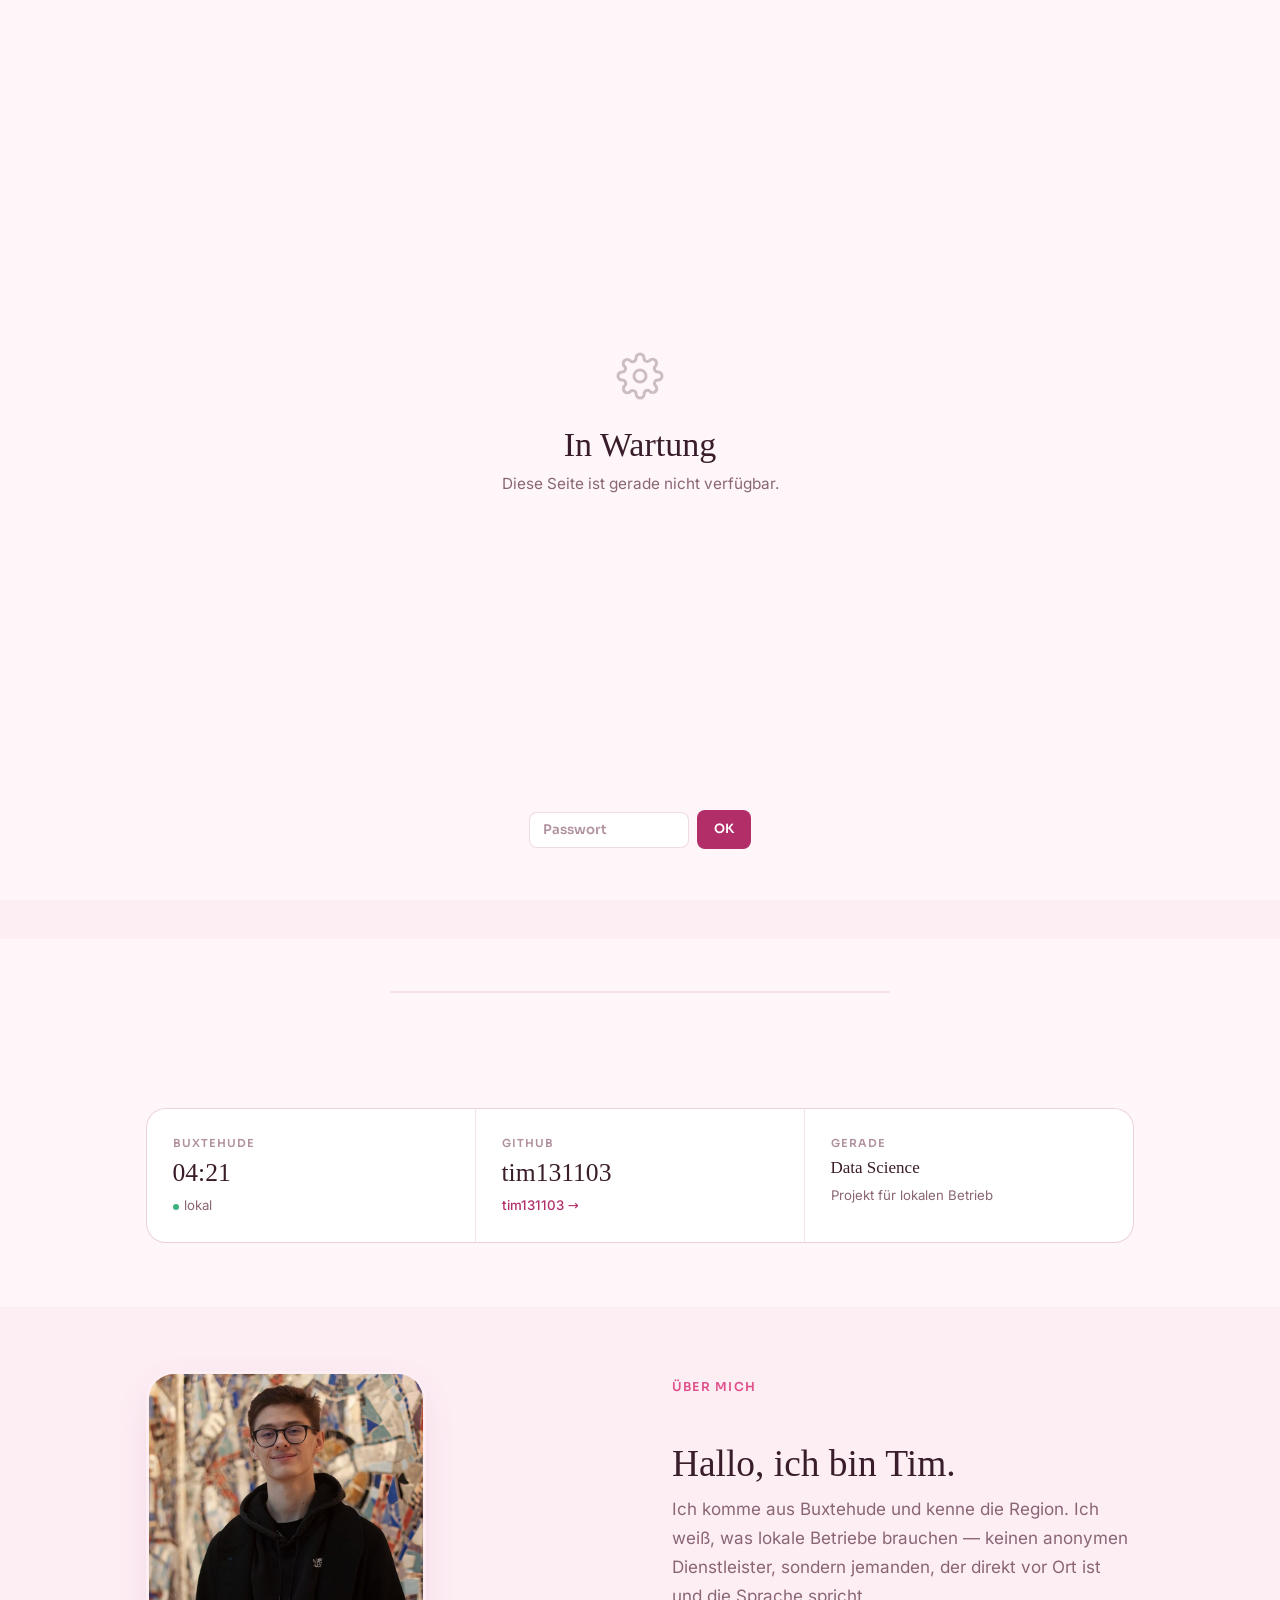
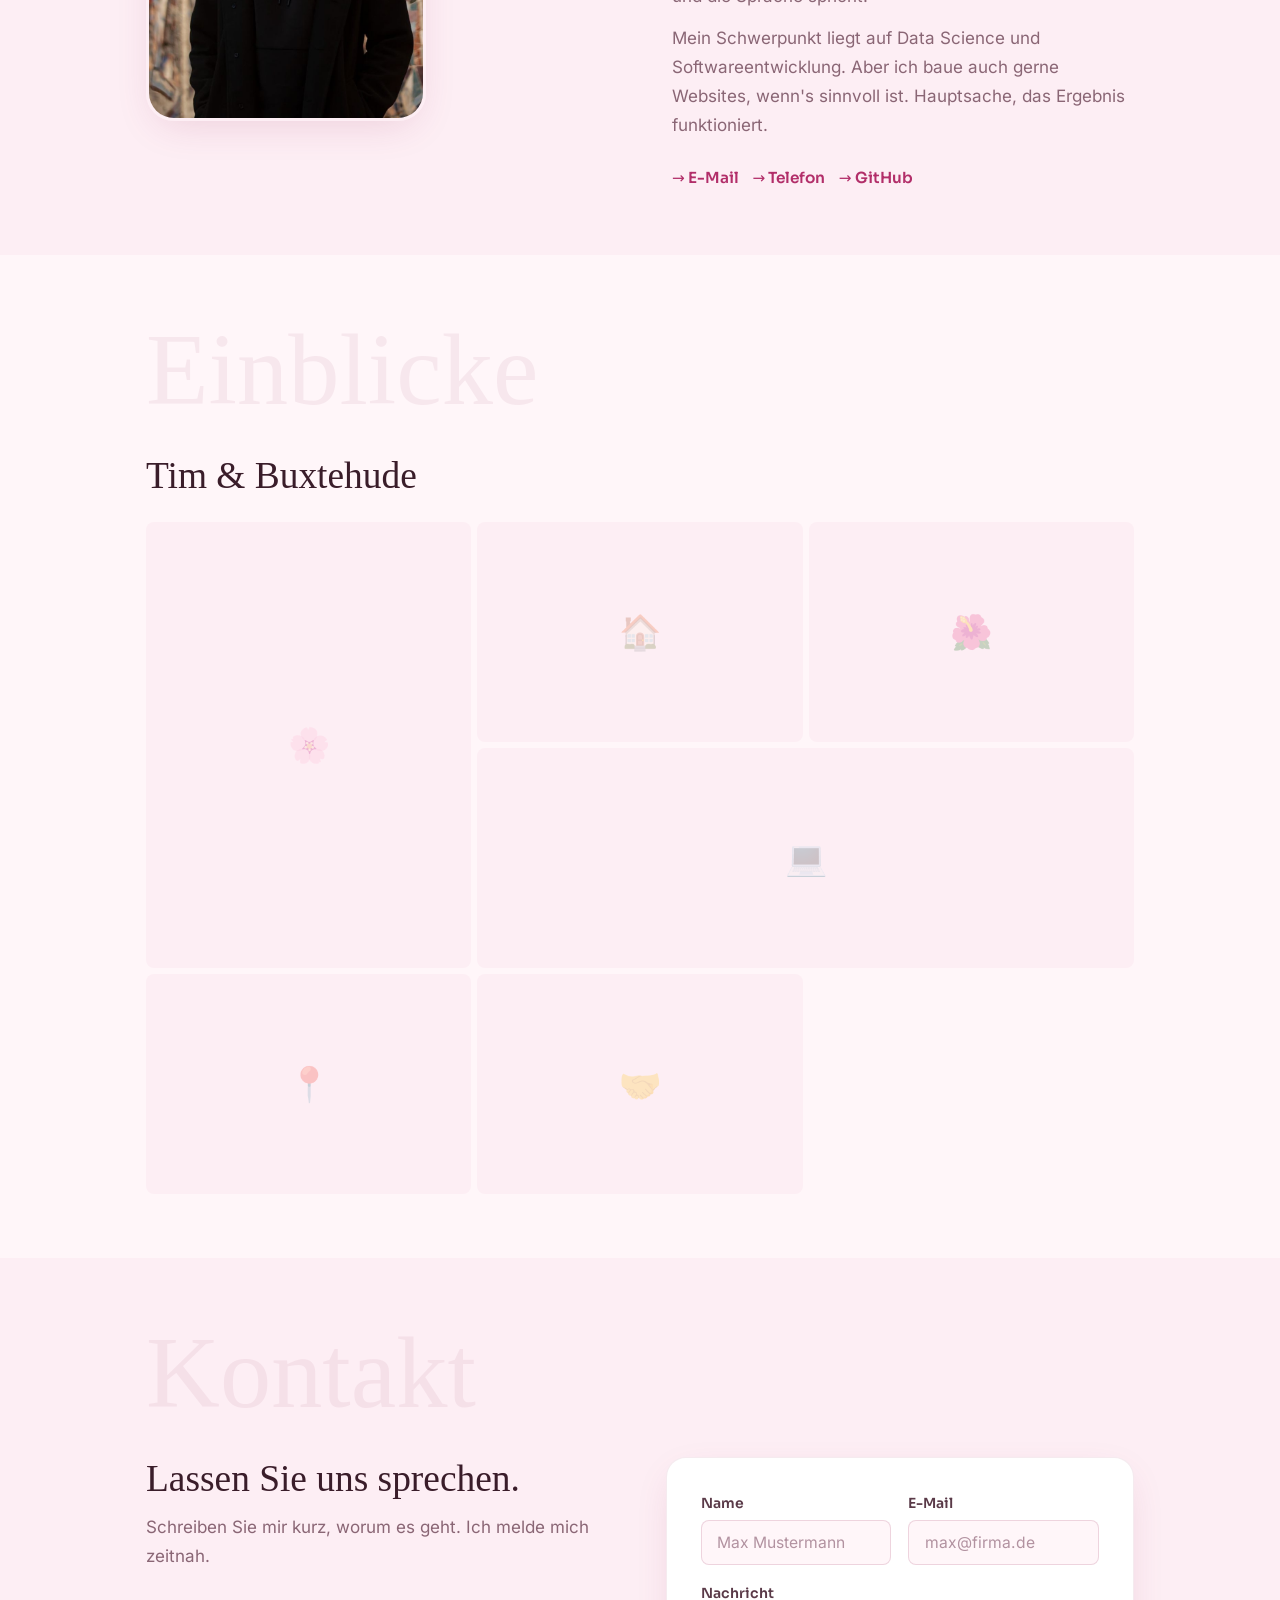
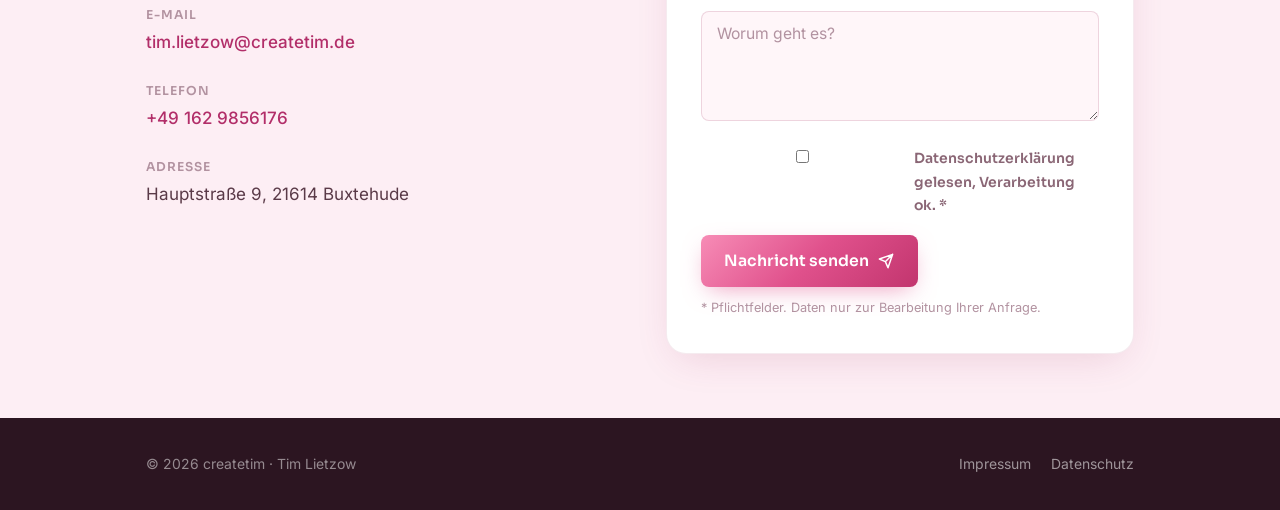
<file: index.html>
<!DOCTYPE html>
<html lang="de">
<head>
  <meta charset="UTF-8" />
  <meta name="viewport" content="width=device-width, initial-scale=1.0" />
  <meta http-equiv="Content-Security-Policy" content="default-src 'self'; script-src 'self' 'unsafe-inline'; style-src 'self' 'unsafe-inline'; img-src 'self' data: https:; font-src 'self'; connect-src 'self' https://formspree.io https://api.github.com; form-action 'self' https://formspree.io; base-uri 'self'; object-src 'none'" />
  <title>createtim · Data Science, Software & Webdesign | Buxtehude</title>
  <meta name="description" content="Tim Lietzow – Data Science, Machine Learning, Automatisierung und Webdesign aus Buxtehude." />
  <meta name="author" content="Tim Lietzow" />
  <meta name="theme-color" content="#fff8f5" />
  <meta name="color-scheme" content="light" />
  <meta name="google-site-verification" content="RXoGtfTzVvw3I93WFnyreQ5y6z_O2_LUJDwt72rJvg0" />
  <link rel="canonical" href="https://www.createtim.de/" />
  <meta property="og:type" content="website" />
  <meta property="og:title" content="createtim · Data Science, Software & Webdesign" />
  <meta property="og:description" content="Data Science, Machine Learning, Automatisierung und Webdesign aus Buxtehude." />
  <meta property="og:locale" content="de_DE" />
  <meta property="og:url" content="https://www.createtim.de/" />
  <meta property="og:image" content="https://www.createtim.de/assets/img/og-image.jpg" />
  <meta property="og:image:alt" content="createtim · Data Science, Software & Webdesign" />
  <meta name="twitter:card" content="summary_large_image" />
  <meta name="twitter:title" content="createtim · Data Science, Software & Webdesign" />
  <meta name="twitter:description" content="Data Science, Machine Learning, Automatisierung und Webdesign aus Buxtehude." />
  <meta name="twitter:image" content="https://www.createtim.de/assets/img/og-image.jpg" />
  <link rel="icon" href="/assets/img/favicon.svg" type="image/svg+xml" />
  <link rel="icon" href="/assets/img/favicon-96.png" type="image/png" sizes="96x96" />
  <link rel="apple-touch-icon" href="/assets/img/icon-192.png" />
  <link rel="preload" href="assets/fonts/inter-latin.woff2" as="font" type="font/woff2" crossorigin />
  <link rel="preload" href="assets/fonts/sora-latin.woff2" as="font" type="font/woff2" crossorigin />
  <link rel="stylesheet" href="assets/css/style.css" />
  <script type="application/ld+json">
  {
    "@context": "https://schema.org",
    "@type": "ProfessionalService",
    "name": "createtim",
    "description": "Data Science, Machine Learning, Automatisierung und Webdesign für lokale Betriebe in Buxtehude, Stade und Hamburg.",
    "founder": "Tim Lietzow",
    "url": "https://www.createtim.de",
    "logo": "https://www.createtim.de/assets/img/icon-192.png",
    "image": "https://www.createtim.de/assets/img/og-image.jpg",
    "email": "tim.lietzow@createtim.de",
    "telephone": "+49 162 9856176",
    "address": {
      "@type": "PostalAddress",
      "streetAddress": "Hauptstraße 9",
      "postalCode": "21614",
      "addressLocality": "Buxtehude",
      "addressCountry": "DE"
    },
    "areaServed": ["Buxtehude", "Stade", "Hamburg"],
    "priceRange": "€€"
  }
  </script>
</head>
<body>

  <!-- Password Gate -->
  <div class="pw-gate" id="pwGate">
    <svg class="pw-gate-icon" viewBox="0 0 24 24" fill="none" stroke="currentColor" stroke-width="1.5" stroke-linecap="round" stroke-linejoin="round"><circle cx="12" cy="12" r="3"/><path d="M19.4 15a1.65 1.65 0 0 0 .33 1.82l.06.06a2 2 0 0 1-2.83 2.83l-.06-.06a1.65 1.65 0 0 0-1.82-.33 1.65 1.65 0 0 0-1 1.51V21a2 2 0 0 1-4 0v-.09A1.65 1.65 0 0 0 9 19.4a1.65 1.65 0 0 0-1.82.33l-.06.06a2 2 0 0 1-2.83-2.83l.06-.06A1.65 1.65 0 0 0 4.68 15a1.65 1.65 0 0 0-1.51-1H3a2 2 0 0 1 0-4h.09A1.65 1.65 0 0 0 4.6 9a1.65 1.65 0 0 0-.33-1.82l-.06-.06a2 2 0 0 1 2.83-2.83l.06.06A1.65 1.65 0 0 0 9 4.68a1.65 1.65 0 0 0 1-1.51V3a2 2 0 0 1 4 0v.09a1.65 1.65 0 0 0 1 1.51 1.65 1.65 0 0 0 1.82-.33l.06-.06a2 2 0 0 1 2.83 2.83l-.06.06A1.65 1.65 0 0 0 19.4 9a1.65 1.65 0 0 0 1.51 1H21a2 2 0 0 1 0 4h-.09a1.65 1.65 0 0 0-1.51 1z"/></svg>
    <h2>In Wartung</h2>
    <p>Diese Seite ist gerade nicht verfügbar.</p>
    <form id="pwForm" class="pw-bottom">
      <input type="password" id="pwInput" class="pw-input" placeholder="Passwort" autocomplete="off" />
      <button type="submit" class="pw-btn">OK</button>
    </form>
    <p class="pw-err" id="pwErr">Falsches Passwort.</p>
  </div>

  <!-- Sakura petals -->
  <div class="petal" aria-hidden="true"></div>
  <div class="petal" aria-hidden="true"></div>
  <div class="petal" aria-hidden="true"></div>
  <div class="petal" aria-hidden="true"></div>
  <div class="petal" aria-hidden="true"></div>
  <div class="petal" aria-hidden="true"></div>
  <div class="petal" aria-hidden="true"></div>
  <div class="petal" aria-hidden="true"></div>

  <a class="skip-link" href="#main" data-i18n="skip">Zum Inhalt springen</a>

  <header class="site-header" id="header">
    <div class="container nav">
      <a href="/" class="brand" aria-label="createtim Startseite">
        <span class="brand-mark" aria-hidden="true">c</span>
        <span class="brand-word">create<b>tim</b></span>
      </a>
      <nav class="nav-links" aria-label="Hauptnavigation">
        <a href="leistungen.html" data-i18n="navLeistungen">Leistungen</a>
        <a href="anwendungen.html" data-i18n="navAnwendungen">Anwendungen</a>
        <a href="ueber-mich.html" data-i18n="navUeberMich">Über mich</a>
        <a href="kontakt.html" data-i18n="navKontakt">Kontakt</a>
      </nav>
      <div class="nav-cta">
        <button class="lang-toggle" id="langToggle" aria-label="Sprache wechseln">
          <svg viewBox="0 0 24 24" fill="none" stroke="currentColor" stroke-width="2" stroke-linecap="round" stroke-linejoin="round"><circle cx="12" cy="12" r="10"/><path d="M2 12h20"/><path d="M12 2a15.3 15.3 0 0 1 4 10 15.3 15.3 0 0 1-4 10 15.3 15.3 0 0 1-4-10 15.3 15.3 0 0 1 4-10z"/></svg>
          <span id="langLabel">DE</span>
        </button>
        <button class="nav-toggle" id="navToggle" aria-label="Menü öffnen" aria-expanded="false" aria-controls="mobileMenu">
          <span></span>
        </button>
      </div>
    </div>
    <div class="mobile-menu" id="mobileMenu">
      <nav class="nav-links">
        <a href="leistungen.html" data-i18n="navLeistungen">Leistungen</a>
        <a href="anwendungen.html" data-i18n="navAnwendungen">Anwendungen</a>
        <a href="ueber-mich.html" data-i18n="navUeberMich">Über mich</a>
        <a href="kontakt.html" data-i18n="navKontakt">Kontakt</a>
      </nav>
    </div>
  </header>

  <main id="main">

    <!-- Hero -->
    <section class="hero container">
      <h1 class="reveal"><span class="gradient-text">Tim Lietzow</span></h1>
      <p class="lead reveal d1" data-i18n="heroLead">
        Data Science, Software und Webdesign aus Buxtehude.
        Ich helfe lokalen Betrieben, ihre Probleme mit Technik zu lösen.
      </p>
    </section>

    <!-- Was ich mache -->
    <section class="section section--soft">
      <div class="container">
        <div class="section-label reveal" aria-hidden="true" data-i18n="sectionWasIchMache">Was ich mache</div>
        <div class="split split--wide">
          <div class="service-list reveal">
            <div class="service-item">
              <h3 data-i18n="serviceDS">Data Science & Analyse</h3>
              <p data-i18n="serviceDSDesc">Aus Daten Erkenntnisse gewinnen — Auswertungen, Prognosen, Dashboards. Damit Sie fundiert entscheiden können.</p>
            </div>
            <div class="service-item">
              <h3 data-i18n="serviceAuto">Automatisierung</h3>
              <p data-i18n="serviceAutoDesc">Wiederkehrende Aufgaben per Skript erledigen. Daten zusammenführen, Berichte erzeugen, Systeme verbinden.</p>
            </div>
            <div class="service-item">
              <h3 data-i18n="serviceWeb">Webdesign</h3>
              <p data-i18n="serviceWebDesc">Websites, die aussehen wie Sie wollen und funktionieren wie sie sollen. Responsive, schnell, suchmaschinenfreundlich.</p>
            </div>
          </div>
          <div class="reveal d1">
            <p data-i18n="aboutP1">
              Ich bin Dualer Student Informatik und ausgelernter Anwendungsentwickler.
              Data Science ist mein Hauptfeld — aber wenn Sie eine Website brauchen,
              baue ich die auch.
            </p>
            <p style="margin-top:1rem" data-i18n="aboutP2">
              KI nutze ich als Werkzeug, nicht als Verkaufsversprechen.
              Weil ich die richtigen Fragen stellen kann.
            </p>
          </div>
        </div>
      </div>
    </section>

    <!-- Sakura Stem -->
    <div class="sakura-stem reveal" id="sakuraStem" aria-hidden="true">
      <div class="sakura-stem-fill" id="sakuraFill"></div>
      <div class="sakura-dot d1"></div>
      <div class="sakura-dot d2"></div>
      <div class="sakura-dot d3"></div>
      <div class="sakura-dot d4"></div>
      <div class="sakura-dot d5"></div>
      <div class="sakura-dot d6"></div>
    </div>

    <!-- Live Dashboard -->
    <section class="section">
      <div class="container">
        <div class="dashboard reveal">
          <div class="dash-item">
            <span class="dash-label" data-i18n="dashBuxtehude">Buxtehude</span>
            <span class="dash-value" id="liveClock">--:--</span>
            <span class="dash-sub"><span class="dash-dot"></span><span data-i18n="dashLokal">lokal</span></span>
          </div>
          <div class="dash-item">
            <span class="dash-label">GitHub</span>
            <span class="dash-value" id="ghRepos">--</span>
            <span class="dash-sub"><a href="https://github.com/tim131103" target="_blank" rel="noopener">tim131103 →</a></span>
          </div>
          <div class="dash-item">
            <span class="dash-label" data-i18n="dashGerade">Gerade</span>
            <span class="dash-value" style="font-size:1rem" data-i18n="dashGeradeVal">Data Science</span>
            <span class="dash-sub" data-i18n="dashGeradeSub">Projekt für lokalen Betrieb</span>
          </div>
        </div>
      </div>
    </section>

    <!-- Über mich -->
    <section class="section section--soft">
      <div class="container">
        <div class="split">
          <div class="reveal">
            <img src="assets/img/tim.jpg" alt="Tim Lietzow" class="about-photo" width="280" height="350" loading="lazy" />
          </div>
          <div class="about-text">
            <span class="eyebrow" data-i18n="aboutEyebrow">Über mich</span>
            <h2 class="reveal" data-i18n="aboutH2">Hallo, ich bin Tim.</h2>
            <p class="reveal" data-i18n="aboutP3">
              Ich komme aus Buxtehude und kenne die Region. Ich weiß, was lokale
              Betriebe brauchen — keinen anonymen Dienstleister, sondern jemanden,
              der direkt vor Ort ist und die Sprache spricht.
            </p>
            <p class="reveal" data-i18n="aboutP4">
              Mein Schwerpunkt liegt auf Data Science und Softwareentwicklung.
              Aber ich baue auch gerne Websites, wenn's sinnvoll ist.
              Hauptsache, das Ergebnis funktioniert.
            </p>
            <div class="about-links reveal">
              <a href="mailto:tim.lietzow@createtim.de" data-i18n="aboutEmail">E-Mail</a>
              <a href="tel:+491629856176" data-i18n="aboutTel">Telefon</a>
              <a href="https://github.com/tim131103" target="_blank" rel="noopener">GitHub</a>
            </div>
          </div>
        </div>
      </div>
    </section>

    <!-- Galerie -->
    <section class="section">
      <div class="container">
        <div class="section-label reveal" aria-hidden="true" data-i18n="galleryLabel">Einblicke</div>
        <h2 class="reveal" style="font-family:var(--font-head); font-weight:400; margin-bottom:1.5rem" data-i18n="galleryH2">Tim & Buxtehude</h2>
        <div class="gallery-grid">
          <div class="gallery-item gallery-placeholder reveal">
            <span class="gallery-placeholder-icon">🌸</span>
            <div class="gallery-caption">
              <strong data-i18n="gallery1Title">Am Schreibtisch</strong>
              <span data-i18n="gallery1Desc">So sieht ein typischer Arbeitstag aus — Daten analysieren, Code schreiben, Kaffee trinken.</span>
            </div>
          </div>
          <div class="gallery-item gallery-placeholder reveal">
            <span class="gallery-placeholder-icon">🏠</span>
            <div class="gallery-caption">
              <strong data-i18n="gallery2Title">Buxtehude</strong>
              <span data-i18n="gallery2Desc">Meine Heimat. Die Stadt, für die ich gerne arbeite.</span>
            </div>
          </div>
          <div class="gallery-item gallery-placeholder reveal">
            <span class="gallery-placeholder-icon">🌺</span>
            <div class="gallery-caption">
              <strong data-i18n="gallery3Title">Kirschblüten</strong>
              <span data-i18n="gallery3Desc">Der Grund, warum ich diese Seite so gestaltet habe.</span>
            </div>
          </div>
          <div class="gallery-item gallery-placeholder reveal">
            <span class="gallery-placeholder-icon">💻</span>
            <div class="gallery-caption">
              <strong data-i18n="gallery4Title">Zeile für Zeile</strong>
              <span data-i18n="gallery4Desc">Jedes Projekt beginnt mit der ersten Zeile Code.</span>
            </div>
          </div>
          <div class="gallery-item gallery-placeholder reveal">
            <span class="gallery-placeholder-icon">📍</span>
            <div class="gallery-caption">
              <strong data-i18n="gallery5Title">Vor Ort</strong>
              <span data-i18n="gallery5Desc">Persönlich, nicht anonym. Direkt aus der Nachbarschaft.</span>
            </div>
          </div>
          <div class="gallery-item gallery-placeholder reveal">
            <span class="gallery-placeholder-icon">🤝</span>
            <div class="gallery-caption">
              <strong data-i18n="gallery6Title">Im Gespräch</strong>
              <span data-i18n="gallery6Desc">Zuhören ist wichtiger als programmieren.</span>
            </div>
          </div>
        </div>
      </div>
    </section>

    <!-- Kontakt -->
    <section class="section section--soft">
      <div class="container">
        <div class="section-label reveal" aria-hidden="true" data-i18n="sectionKontakt">Kontakt</div>
        <div class="contact-grid">
          <div class="reveal">
            <h2 data-i18n="kontaktH2">Lassen Sie uns sprechen.</h2>
            <p style="margin-top:.8rem" data-i18n="kontaktP">
              Schreiben Sie mir kurz, worum es geht.
              Ich melde mich zeitnah.
            </p>
            <dl class="contact-list" style="margin-top:2rem">
              <div class="contact-item">
                <dt data-i18n="kontaktDtEmail">E-Mail</dt>
                <dd><a href="mailto:tim.lietzow@createtim.de">tim.lietzow@createtim.de</a></dd>
              </div>
              <div class="contact-item">
                <dt data-i18n="KontaktDtTel">Telefon</dt>
                <dd><a href="tel:+491629856176">+49 162 9856176</a></dd>
              </div>
              <div class="contact-item">
                <dt data-i18n="kontaktDtAdresse">Adresse</dt>
                <dd data-i18n="kontaktAdresse">Hauptstraße 9, 21614 Buxtehude</dd>
              </div>
            </dl>
          </div>
          <div class="form-card reveal d1">
            <form id="contactForm" action="https://formspree.io/f/maqzojdb" method="POST">
              <input type="hidden" name="_subject" value="Anfrage über createtim.de" />
              <div class="field-row">
                <div class="field">
                  <label for="name" data-i18n="formName">Name</label>
                  <input type="text" id="name" name="name" autocomplete="name" required placeholder="Max Mustermann" data-i18n-ph="formNamePh" />
                </div>
                <div class="field">
                  <label for="email" data-i18n="formEmail">E-Mail</label>
                  <input type="email" id="email" name="email" autocomplete="email" required placeholder="max@firma.de" data-i18n-ph="formEmailPh" />
                </div>
              </div>
              <div class="field">
                <label for="message" data-i18n="formNachricht">Nachricht</label>
                <textarea id="message" name="message" required placeholder="Worum geht es?" data-i18n-ph="formMsgPh"></textarea>
              </div>
              <label class="check-row">
                <input type="checkbox" id="privacy" name="privacy" required />
                <span data-i18n="formPrivacy">Datenschutzerklärung gelesen, Verarbeitung ok. *</span>
              </label>
              <button type="submit" class="btn-submit">
                <span data-i18n="formSubmit">Nachricht senden</span>
                <svg viewBox="0 0 24 24" fill="none" stroke="currentColor" stroke-width="2.2" stroke-linecap="round" stroke-linejoin="round">
                  <path d="M22 2 11 13M22 2l-7 20-4-9-9-4 20-7z"/>
                </svg>
              </button>
              <div class="form-status" id="formStatus" role="status"></div>
              <p class="form-note" data-i18n="formNote">* Pflichtfelder. Daten nur zur Bearbeitung Ihrer Anfrage.</p>
            </form>
          </div>
        </div>
      </div>
    </section>

  </main>

  <footer class="site-footer">
    <div class="container footer-inner">
      <span>&copy; <span id="year">2026</span> createtim &middot; Tim Lietzow</span>
      <div class="footer-links">
        <a href="impressum.html" data-i18n="footerImpressum">Impressum</a>
        <a href="datenschutz.html" data-i18n="footerDatenschutz">Datenschutz</a>
      </div>
    </div>
  </footer>

  <button class="to-top" id="toTop" aria-label="Nach oben scrollen">
    <svg viewBox="0 0 24 24" fill="none" stroke="currentColor" stroke-width="2" stroke-linecap="round" stroke-linejoin="round">
      <path d="M12 19V5M5 12l7-7 7 7"/>
    </svg>
  </button>

  <script src="assets/js/main.js"></script>
</body>
</html>
</file>
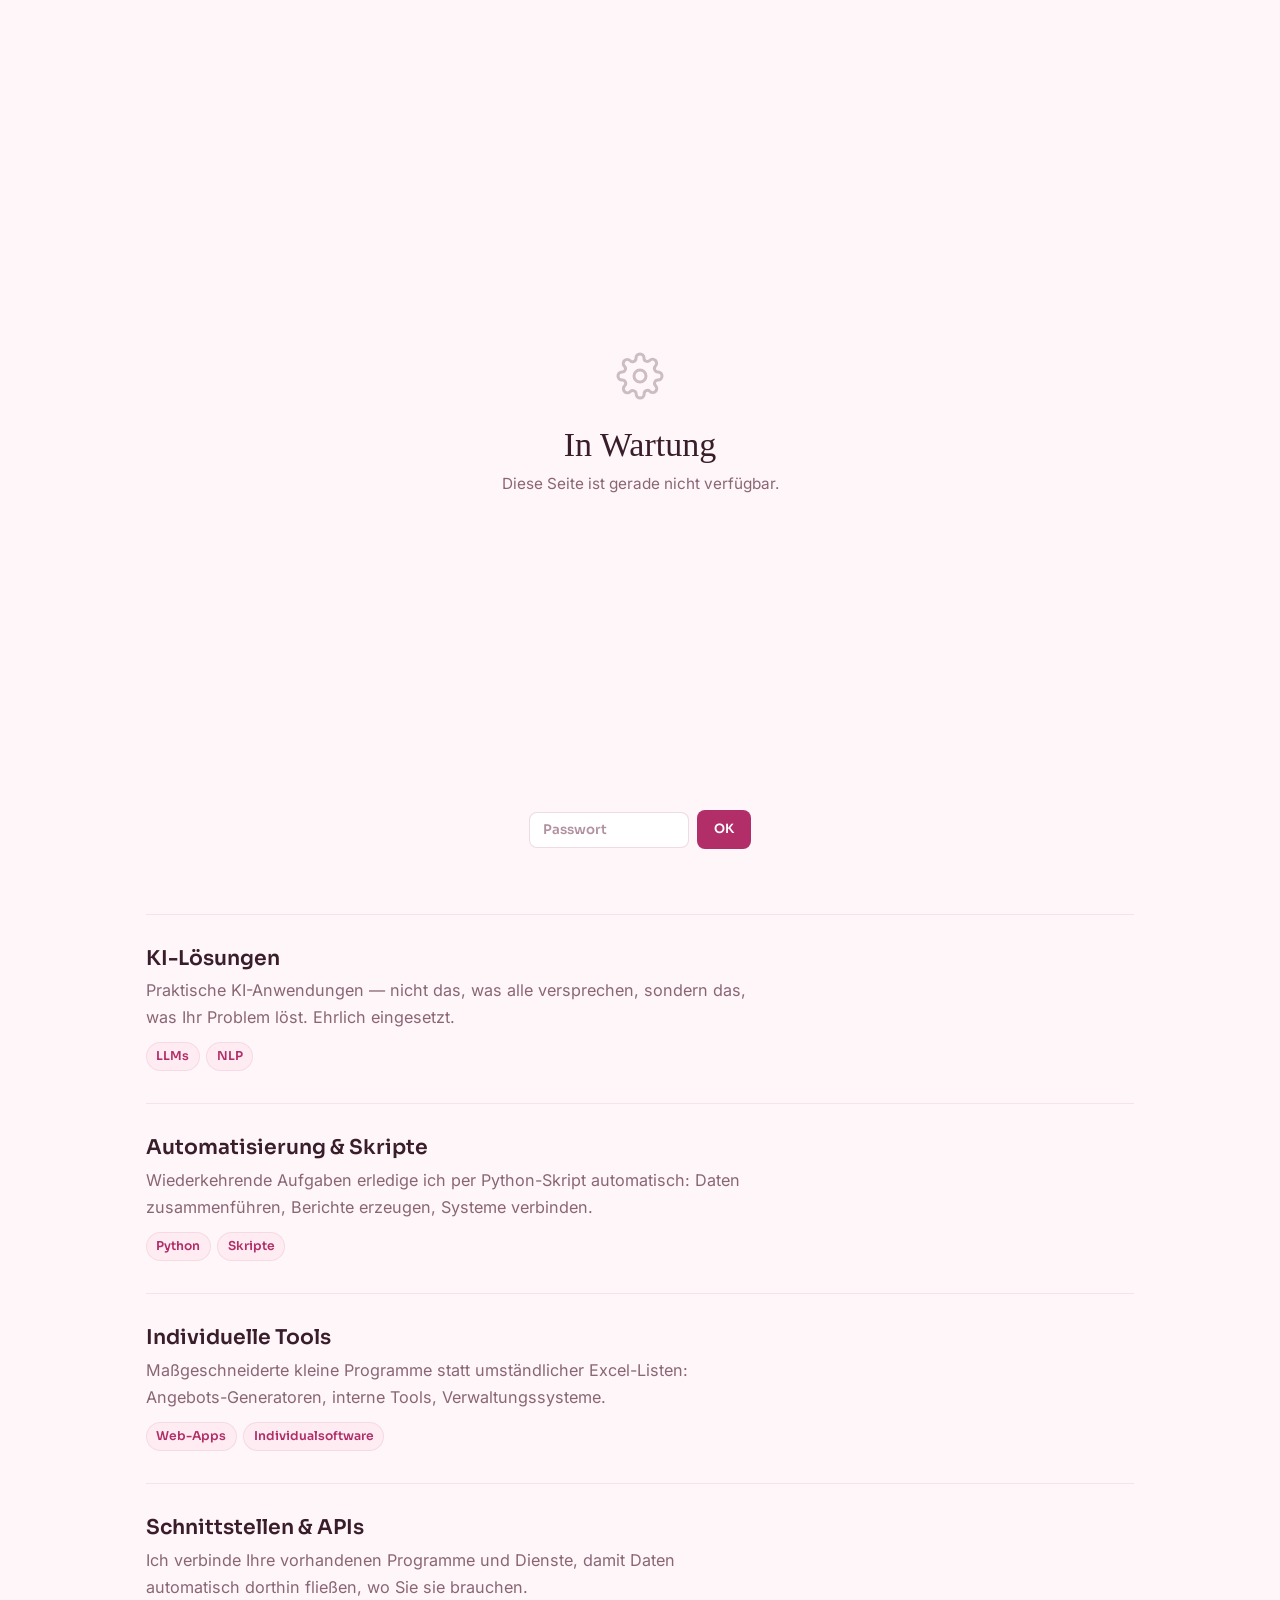
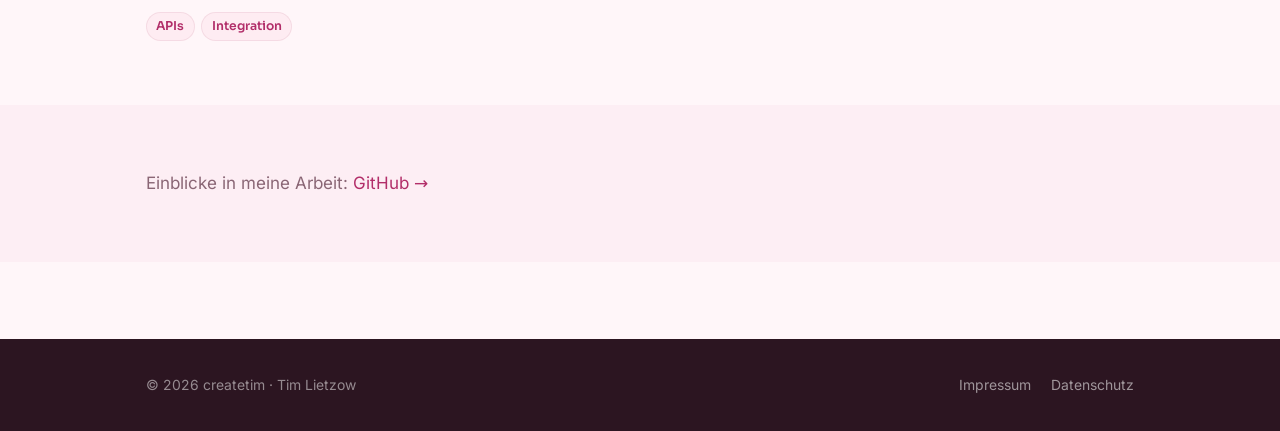
<file: anwendungen.html>
<!DOCTYPE html>
<html lang="de">
<head>
  <meta charset="UTF-8" />
  <meta name="viewport" content="width=device-width, initial-scale=1.0" />
  <meta http-equiv="Content-Security-Policy" content="default-src 'self'; script-src 'self' 'unsafe-inline'; style-src 'self' 'unsafe-inline'; img-src 'self' data: https:; font-src 'self'; connect-src 'self' https://formspree.io https://api.github.com; form-action 'self' https://formspree.io; base-uri 'self'; object-src 'none'" />
  <title>Anwendungen · createtim</title>
  <meta name="description" content="Data Science, Machine Learning, Automatisierung und individuelle Software von createtim – Tim Lietzow aus Buxtehude." />
  <meta name="theme-color" content="#fff8f5" />
  <meta name="color-scheme" content="light" />
  <link rel="icon" href="/assets/img/favicon.svg" type="image/svg+xml" />
  <link rel="icon" href="/assets/img/favicon-96.png" type="image/png" sizes="96x96" />
  <link rel="apple-touch-icon" href="/assets/img/icon-192.png" />
  <link rel="preload" href="assets/fonts/inter-latin.woff2" as="font" type="font/woff2" crossorigin />
  <link rel="preload" href="assets/fonts/sora-latin.woff2" as="font" type="font/woff2" crossorigin />
  <link rel="stylesheet" href="assets/css/style.css" />
</head>
<body>

  <!-- Password Gate -->
  <div class="pw-gate" id="pwGate">
    <svg class="pw-gate-icon" viewBox="0 0 24 24" fill="none" stroke="currentColor" stroke-width="1.5" stroke-linecap="round" stroke-linejoin="round"><circle cx="12" cy="12" r="3"/><path d="M19.4 15a1.65 1.65 0 0 0 .33 1.82l.06.06a2 2 0 0 1-2.83 2.83l-.06-.06a1.65 1.65 0 0 0-1.82-.33 1.65 1.65 0 0 0-1 1.51V21a2 2 0 0 1-4 0v-.09A1.65 1.65 0 0 0 9 19.4a1.65 1.65 0 0 0-1.82.33l-.06.06a2 2 0 0 1-2.83-2.83l.06-.06A1.65 1.65 0 0 0 4.68 15a1.65 1.65 0 0 0-1.51-1H3a2 2 0 0 1 0-4h.09A1.65 1.65 0 0 0 4.6 9a1.65 1.65 0 0 0-.33-1.82l-.06-.06a2 2 0 0 1 2.83-2.83l.06.06A1.65 1.65 0 0 0 9 4.68a1.65 1.65 0 0 0 1-1.51V3a2 2 0 0 1 4 0v.09a1.65 1.65 0 0 0 1 1.51 1.65 1.65 0 0 0 1.82-.33l.06-.06a2 2 0 0 1 2.83 2.83l-.06.06A1.65 1.65 0 0 0 19.4 9a1.65 1.65 0 0 0 1.51 1H21a2 2 0 0 1 0 4h-.09a1.65 1.65 0 0 0-1.51 1z"/></svg>
    <h2>In Wartung</h2>
    <p>Diese Seite ist gerade nicht verfügbar.</p>
    <form id="pwForm" class="pw-bottom">
      <input type="password" id="pwInput" class="pw-input" placeholder="Passwort" autocomplete="off" />
      <button type="submit" class="pw-btn">OK</button>
    </form>
    <p class="pw-err" id="pwErr">Falsches Passwort.</p>
  </div>

  <div class="petal" aria-hidden="true"></div>
  <div class="petal" aria-hidden="true"></div>
  <div class="petal" aria-hidden="true"></div>
  <div class="petal" aria-hidden="true"></div>
  <div class="petal" aria-hidden="true"></div>
  <div class="petal" aria-hidden="true"></div>

  <a class="skip-link" href="#main" data-i18n="skip">Zum Inhalt springen</a>

  <header class="site-header" id="header">
    <div class="container nav">
      <a href="/" class="brand" aria-label="createtim Startseite">
        <span class="brand-mark" aria-hidden="true">c</span>
        <span class="brand-word">create<b>tim</b></span>
      </a>
      <nav class="nav-links" aria-label="Hauptnavigation">
        <a href="leistungen.html" data-i18n="navLeistungen">Leistungen</a>
        <a href="anwendungen.html" class="is-active" data-i18n="navAnwendungen">Anwendungen</a>
        <a href="ueber-mich.html" data-i18n="navUeberMich">Über mich</a>
        <a href="kontakt.html" data-i18n="navKontakt">Kontakt</a>
      </nav>
      <div class="nav-cta">
        <button class="lang-toggle" id="langToggle" aria-label="Sprache wechseln">
          <svg viewBox="0 0 24 24" fill="none" stroke="currentColor" stroke-width="2" stroke-linecap="round" stroke-linejoin="round"><circle cx="12" cy="12" r="10"/><path d="M2 12h20"/><path d="M12 2a15.3 15.3 0 0 1 4 10 15.3 15.3 0 0 1-4 10 15.3 15.3 0 0 1-4-10 15.3 15.3 0 0 1 4-10z"/></svg>
          <span id="langLabel">DE</span>
        </button>
        <button class="nav-toggle" id="navToggle" aria-label="Menü öffnen" aria-expanded="false" aria-controls="mobileMenu">
          <span></span>
        </button>
      </div>
    </div>
    <div class="mobile-menu" id="mobileMenu">
      <nav class="nav-links">
        <a href="leistungen.html" data-i18n="navLeistungen">Leistungen</a>
        <a href="anwendungen.html" class="is-active" data-i18n="navAnwendungen">Anwendungen</a>
        <a href="ueber-mich.html" data-i18n="navUeberMich">Über mich</a>
        <a href="kontakt.html" data-i18n="navKontakt">Kontakt</a>
      </nav>
    </div>
  </header>

  <main class="page" id="main">

    <section class="hero container">
      <span class="eyebrow reveal" data-i18n="anwEyebrow">Anwendungen</span>
      <h1 class="reveal" data-i18n="anwH1">Data Science, KI &amp; Automatisierung</h1>
      <p class="lead reveal d1" data-i18n="anwLead">
        Mein eigentliches Feld. Ich löse Probleme mit Code —
        von der Datenanalyse bis zur individuellen Software.
      </p>
    </section>

    <section class="section">
      <div class="container">
        <div class="service-list">
          <div class="service-item reveal">
            <h3 data-i18n="anwDS">Data Science &amp; Analyse</h3>
            <p data-i18n="anwDSDesc">Aus Ihren Daten Erkenntnisse gewinnen. Auswertungen, Prognosen und Dashboards — damit Sie fundiert entscheiden können.</p>
            <div class="service-tags">
              <span>Python</span>
              <span>Pandas</span>
              <span>Visualisierung</span>
            </div>
          </div>
          <div class="service-item reveal">
            <h3 data-i18n="anwML">Machine Learning</h3>
            <p data-i18n="anwMLDesc">Modelle, die Muster erkennen und Vorhersagen treffen. Von Klassifikation bis zu empfehlungsbasierten Systemen.</p>
            <div class="service-tags">
              <span>Scikit-learn</span>
              <span>TensorFlow</span>
            </div>
          </div>
          <div class="service-item reveal">
            <h3 data-i18n="anwKI">KI-Lösungen</h3>
            <p data-i18n="anwKIDesc">Praktische KI-Anwendungen — nicht das, was alle versprechen, sondern das, was Ihr Problem löst. Ehrlich eingesetzt.</p>
            <div class="service-tags">
              <span>LLMs</span>
              <span>NLP</span>
            </div>
          </div>
          <div class="service-item reveal">
            <h3 data-i18n="anwAuto">Automatisierung &amp; Skripte</h3>
            <p data-i18n="anwAutoDesc">Wiederkehrende Aufgaben erledige ich per Python-Skript automatisch: Daten zusammenführen, Berichte erzeugen, Systeme verbinden.</p>
            <div class="service-tags">
              <span>Python</span>
              <span>Skripte</span>
            </div>
          </div>
          <div class="service-item reveal">
            <h3 data-i18n="anwTools">Individuelle Tools</h3>
            <p data-i18n="anwToolsDesc">Maßgeschneiderte kleine Programme statt umständlicher Excel-Listen: Angebots-Generatoren, interne Tools, Verwaltungssysteme.</p>
            <div class="service-tags">
              <span>Web-Apps</span>
              <span>Individualsoftware</span>
            </div>
          </div>
          <div class="service-item reveal">
            <h3 data-i18n="anwAPIs">Schnittstellen &amp; APIs</h3>
            <p data-i18n="anwAPIDesc">Ich verbinde Ihre vorhandenen Programme und Dienste, damit Daten automatisch dorthin fließen, wo Sie sie brauchen.</p>
            <div class="service-tags">
              <span>APIs</span>
              <span>Integration</span>
            </div>
          </div>
        </div>
      </div>
    </section>

    <section class="section section--soft">
      <div class="container">
        <p class="reveal">
          <span data-i18n="anwGitHub">Einblicke in meine Arbeit:</span>
          <a href="https://github.com/tim131103" target="_blank" rel="noopener">GitHub &rarr;</a>
        </p>
      </div>
    </section>

  </main>

  <footer class="site-footer">
    <div class="container footer-inner">
      <span>&copy; <span id="year">2026</span> createtim &middot; Tim Lietzow</span>
      <div class="footer-links">
        <a href="impressum.html" data-i18n="footerImpressum">Impressum</a>
        <a href="datenschutz.html" data-i18n="footerDatenschutz">Datenschutz</a>
      </div>
    </div>
  </footer>

  <button class="to-top" id="toTop" aria-label="Nach oben scrollen">
    <svg viewBox="0 0 24 24" fill="none" stroke="currentColor" stroke-width="2" stroke-linecap="round" stroke-linejoin="round">
      <path d="M12 19V5M5 12l7-7 7 7"/>
    </svg>
  </button>

  <script src="assets/js/main.js" defer></script>
</body>
</html>
</file>
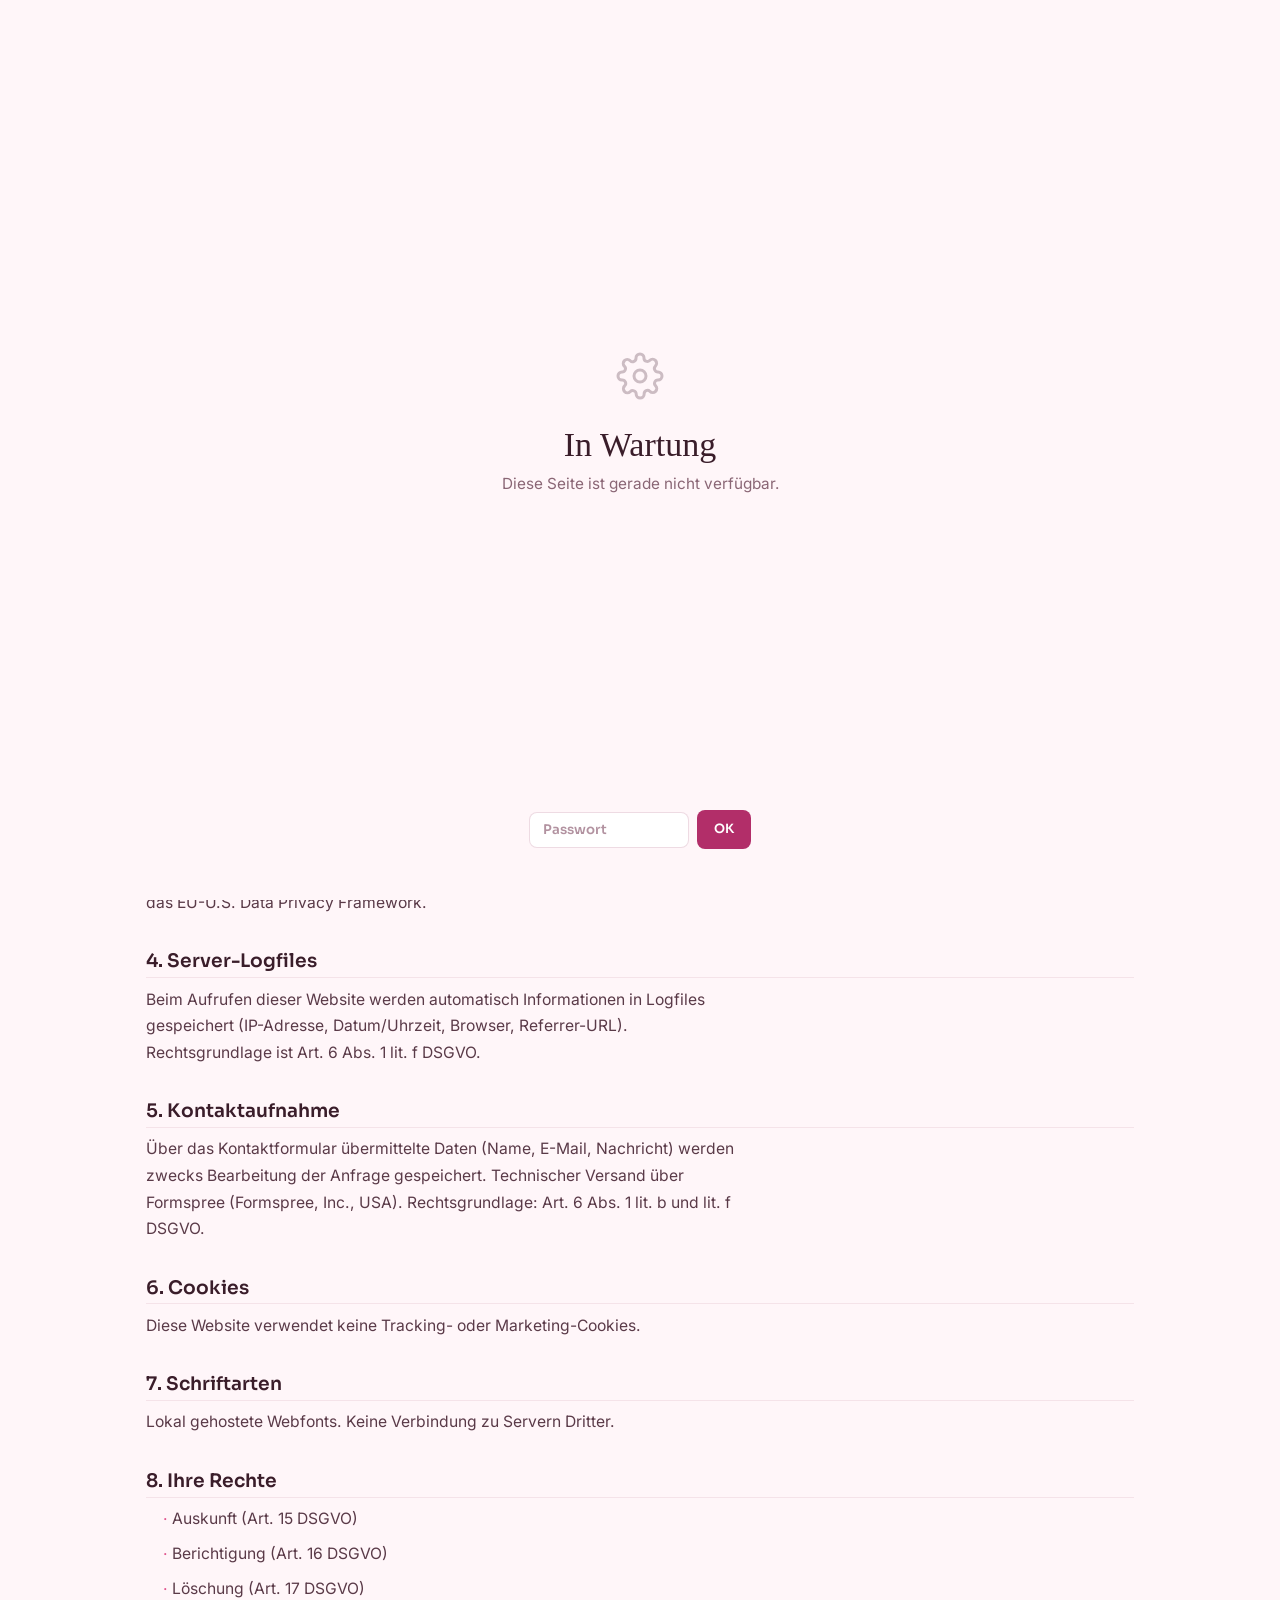
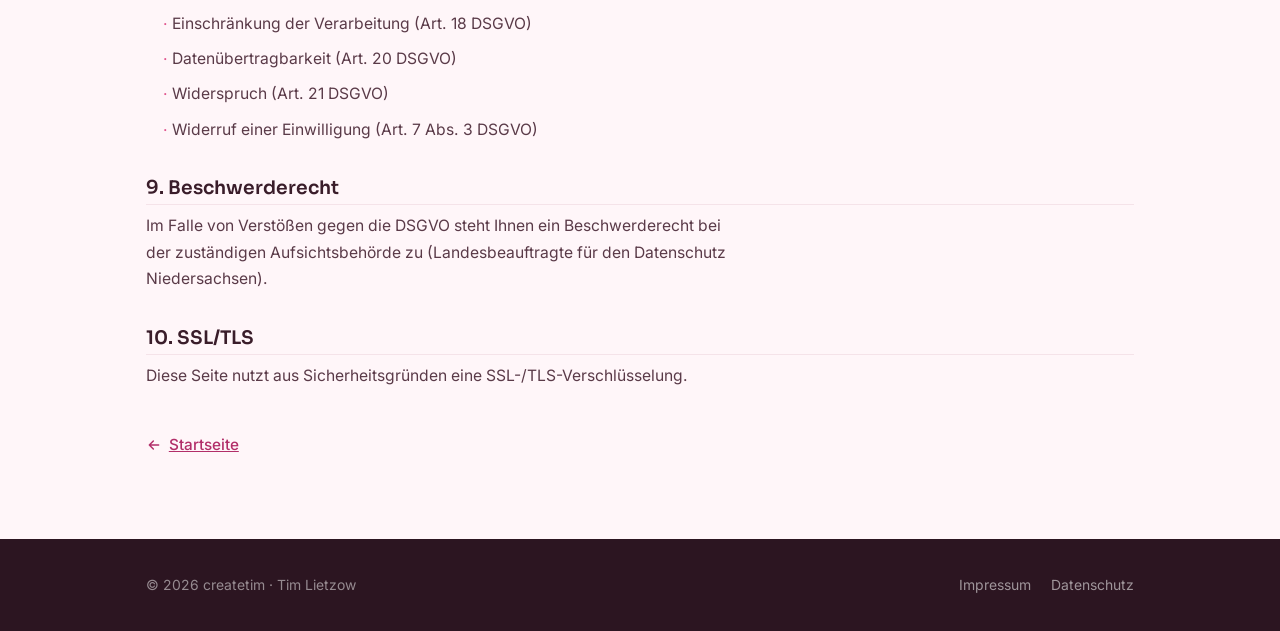
<file: datenschutz.html>
<!DOCTYPE html>
<html lang="de">
<head>
  <meta charset="UTF-8" />
  <meta name="viewport" content="width=device-width, initial-scale=1.0" />
  <meta http-equiv="Content-Security-Policy" content="default-src 'self'; script-src 'self' 'unsafe-inline'; style-src 'self' 'unsafe-inline'; img-src 'self' data: https:; font-src 'self'; connect-src 'self' https://formspree.io https://api.github.com; form-action 'self' https://formspree.io; base-uri 'self'; object-src 'none'" />
  <title>Datenschutzerklärung · createtim</title>
  <meta name="description" content="Datenschutzerklärung von createtim – Informationen zur Verarbeitung personenbezogener Daten gemäß DSGVO." />
  <meta name="robots" content="noindex, follow" />
  <meta name="theme-color" content="#fff8f5" />
  <meta name="color-scheme" content="light" />
  <link rel="icon" href="/assets/img/favicon.svg" type="image/svg+xml" />
  <link rel="icon" href="/assets/img/favicon-96.png" type="image/png" sizes="96x96" />
  <link rel="apple-touch-icon" href="/assets/img/icon-192.png" />
  <link rel="preload" href="assets/fonts/sora-latin.woff2" as="font" type="font/woff2" crossorigin />
  <link rel="preload" href="assets/fonts/inter-latin.woff2" as="font" type="font/woff2" crossorigin />
  <link rel="stylesheet" href="assets/css/style.css" />
</head>
<body>

  <!-- Password Gate -->
  <div class="pw-gate" id="pwGate">
    <svg class="pw-gate-icon" viewBox="0 0 24 24" fill="none" stroke="currentColor" stroke-width="1.5" stroke-linecap="round" stroke-linejoin="round"><circle cx="12" cy="12" r="3"/><path d="M19.4 15a1.65 1.65 0 0 0 .33 1.82l.06.06a2 2 0 0 1-2.83 2.83l-.06-.06a1.65 1.65 0 0 0-1.82-.33 1.65 1.65 0 0 0-1 1.51V21a2 2 0 0 1-4 0v-.09A1.65 1.65 0 0 0 9 19.4a1.65 1.65 0 0 0-1.82.33l-.06.06a2 2 0 0 1-2.83-2.83l.06-.06A1.65 1.65 0 0 0 4.68 15a1.65 1.65 0 0 0-1.51-1H3a2 2 0 0 1 0-4h.09A1.65 1.65 0 0 0 4.6 9a1.65 1.65 0 0 0-.33-1.82l-.06-.06a2 2 0 0 1 2.83-2.83l.06.06A1.65 1.65 0 0 0 9 4.68a1.65 1.65 0 0 0 1-1.51V3a2 2 0 0 1 4 0v.09a1.65 1.65 0 0 0 1 1.51 1.65 1.65 0 0 0 1.82-.33l.06-.06a2 2 0 0 1 2.83 2.83l-.06.06A1.65 1.65 0 0 0 19.4 9a1.65 1.65 0 0 0 1.51 1H21a2 2 0 0 1 0 4h-.09a1.65 1.65 0 0 0-1.51 1z"/></svg>
    <h2>In Wartung</h2>
    <p>Diese Seite ist gerade nicht verfügbar.</p>
    <form id="pwForm" class="pw-bottom">
      <input type="password" id="pwInput" class="pw-input" placeholder="Passwort" autocomplete="off" />
      <button type="submit" class="pw-btn">OK</button>
    </form>
    <p class="pw-err" id="pwErr">Falsches Passwort.</p>
  </div>

  <a class="skip-link" href="#main" data-i18n="skip">Zum Inhalt springen</a>
  <header class="site-header" id="header">
    <div class="container nav">
      <a href="/" class="brand" aria-label="createtim Startseite">
        <span class="brand-mark">c</span>
        <span class="brand-word">create<b>tim</b></span>
      </a>
      <nav class="nav-links" aria-label="Hauptnavigation">
        <a href="leistungen.html" data-i18n="navLeistungen">Leistungen</a>
        <a href="anwendungen.html" data-i18n="navAnwendungen">Anwendungen</a>
        <a href="ueber-mich.html" data-i18n="navUeberMich">Über mich</a>
        <a href="kontakt.html" data-i18n="navKontakt">Kontakt</a>
      </nav>
      <div class="nav-cta">
        <button class="lang-toggle" id="langToggle" aria-label="Sprache wechseln">
          <svg viewBox="0 0 24 24" fill="none" stroke="currentColor" stroke-width="2" stroke-linecap="round" stroke-linejoin="round"><circle cx="12" cy="12" r="10"/><path d="M2 12h20"/><path d="M12 2a15.3 15.3 0 0 1 4 10 15.3 15.3 0 0 1-4 10 15.3 15.3 0 0 1-4-10 15.3 15.3 0 0 1 4-10z"/></svg>
          <span id="langLabel">DE</span>
        </button>
        <button class="nav-toggle" id="navToggle" aria-label="Menü öffnen" aria-expanded="false" aria-controls="mobileMenu"><span></span></button>
      </div>
    </div>
    <div class="mobile-menu" id="mobileMenu">
      <nav class="nav-links">
        <a href="leistungen.html" data-i18n="navLeistungen">Leistungen</a>
        <a href="anwendungen.html" data-i18n="navAnwendungen">Anwendungen</a>
        <a href="ueber-mich.html" data-i18n="navUeberMich">Über mich</a>
        <a href="kontakt.html" data-i18n="navKontakt">Kontakt</a>
      </nav>
    </div>
  </header>
  <main class="page container" id="main">
    <div class="page-head">
      <span class="eyebrow">Rechtliches</span>
      <h1>Datenschutzerklärung</h1>
      <p class="lead">Der Schutz Ihrer persönlichen Daten ist mir wichtig.</p>
    </div>
    <div class="legal-body">
      <h2>1. Verantwortlicher</h2>
      <div class="legal-card">
        <p>Tim Lietzow<br/>createtim<br/>Hauptstraße 9<br/>21614 Buxtehude<br/>Deutschland<br/><br/>Telefon: <a href="tel:+491629856176">+49 162 9856176</a><br/>E-Mail: <a href="mailto:tim.lietzow@createtim.de">tim.lietzow@createtim.de</a></p>
      </div>
      <h2>2. Allgemeines zur Datenverarbeitung</h2>
      <p>Ich verarbeite personenbezogene Daten nur, soweit dies zur Bereitstellung einer funktionsfähigen Website sowie meiner Inhalte und Leistungen erforderlich ist. Rechtsgrundlage ist die DSGVO sowie das BDSG.</p>
      <h2>3. Hosting</h2>
      <p>Diese Website wird bei GitHub, Inc. (GitHub Pages) gehostet. Da der Anbieter seinen Sitz in den USA hat, kann eine Übermittlung personenbezogener Daten in ein Drittland stattfinden. Grundlage sind die EU-Standardvertragsklauseln bzw. das EU-U.S. Data Privacy Framework.</p>
      <h2>4. Server-Logfiles</h2>
      <p>Beim Aufrufen dieser Website werden automatisch Informationen in Logfiles gespeichert (IP-Adresse, Datum/Uhrzeit, Browser, Referrer-URL). Rechtsgrundlage ist Art. 6 Abs. 1 lit. f DSGVO.</p>
      <h2>5. Kontaktaufnahme</h2>
      <p>Über das Kontaktformular übermittelte Daten (Name, E-Mail, Nachricht) werden zwecks Bearbeitung der Anfrage gespeichert. Technischer Versand über Formspree (Formspree, Inc., USA). Rechtsgrundlage: Art. 6 Abs. 1 lit. b und lit. f DSGVO.</p>
      <h2>6. Cookies</h2>
      <p>Diese Website verwendet keine Tracking- oder Marketing-Cookies.</p>
      <h2>7. Schriftarten</h2>
      <p>Lokal gehostete Webfonts. Keine Verbindung zu Servern Dritter.</p>
      <h2>8. Ihre Rechte</h2>
      <ul>
        <li>Auskunft (Art. 15 DSGVO)</li>
        <li>Berichtigung (Art. 16 DSGVO)</li>
        <li>Löschung (Art. 17 DSGVO)</li>
        <li>Einschränkung der Verarbeitung (Art. 18 DSGVO)</li>
        <li>Datenübertragbarkeit (Art. 20 DSGVO)</li>
        <li>Widerspruch (Art. 21 DSGVO)</li>
        <li>Widerruf einer Einwilligung (Art. 7 Abs. 3 DSGVO)</li>
      </ul>
      <h2>9. Beschwerderecht</h2>
      <p>Im Falle von Verstößen gegen die DSGVO steht Ihnen ein Beschwerderecht bei der zuständigen Aufsichtsbehörde zu (Landesbeauftragte für den Datenschutz Niedersachsen).</p>
      <h2>10. SSL/TLS</h2>
      <p>Diese Seite nutzt aus Sicherheitsgründen eine SSL-/TLS-Verschlüsselung.</p>
      <a href="index.html" class="back-link">
        <svg viewBox="0 0 24 24" fill="none" stroke="currentColor" stroke-width="2.2" stroke-linecap="round" stroke-linejoin="round"><path d="M19 12H5M11 18l-6-6 6-6"/></svg>
        Startseite
      </a>
    </div>
  </main>
  <footer class="site-footer">
    <div class="container footer-inner">
      <span>&copy; <span id="year">2026</span> createtim &middot; Tim Lietzow</span>
      <div class="footer-links">
        <a href="impressum.html" data-i18n="footerImpressum">Impressum</a>
        <a href="datenschutz.html" data-i18n="footerDatenschutz">Datenschutz</a>
      </div>
    </div>
  </footer>
  <script src="assets/js/main.js" defer></script>
</body>
</html>
</file>
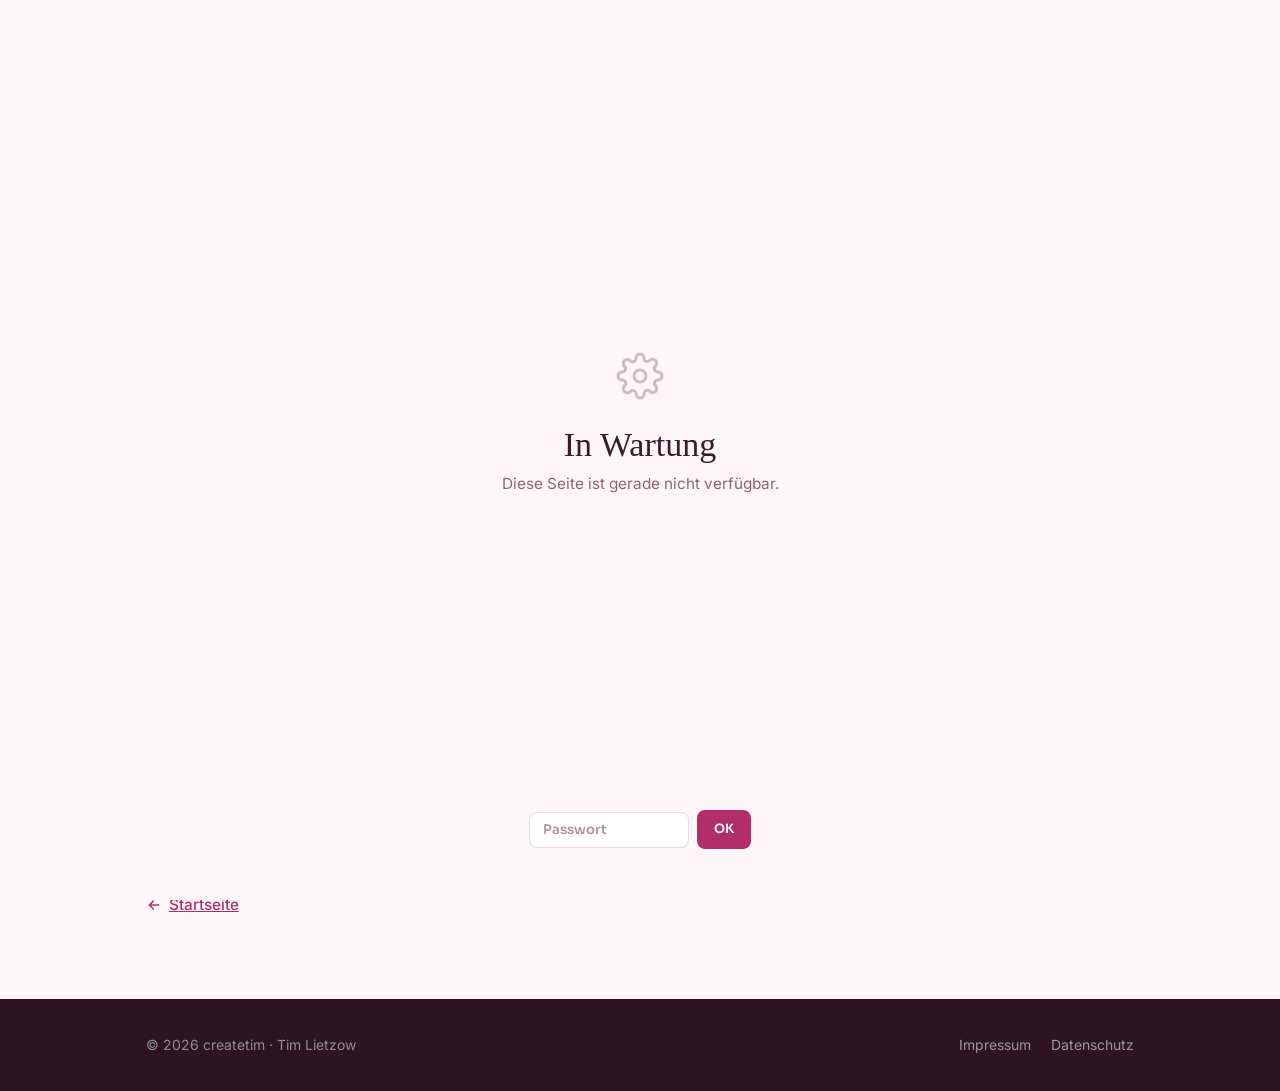
<file: impressum.html>
<!DOCTYPE html>
<html lang="de">
<head>
  <meta charset="UTF-8" />
  <meta name="viewport" content="width=device-width, initial-scale=1.0" />
  <meta http-equiv="Content-Security-Policy" content="default-src 'self'; script-src 'self' 'unsafe-inline'; style-src 'self' 'unsafe-inline'; img-src 'self' data: https:; font-src 'self'; connect-src 'self' https://formspree.io https://api.github.com; form-action 'self' https://formspree.io; base-uri 'self'; object-src 'none'" />
  <title>Impressum · createtim</title>
  <meta name="description" content="Impressum von createtim – Angaben gemäß § 5 TMG." />
  <meta name="robots" content="noindex, follow" />
  <meta name="theme-color" content="#fff8f5" />
  <meta name="color-scheme" content="light" />
  <link rel="icon" href="/assets/img/favicon.svg" type="image/svg+xml" />
  <link rel="icon" href="/assets/img/favicon-96.png" type="image/png" sizes="96x96" />
  <link rel="apple-touch-icon" href="/assets/img/icon-192.png" />
  <link rel="preload" href="assets/fonts/sora-latin.woff2" as="font" type="font/woff2" crossorigin />
  <link rel="preload" href="assets/fonts/inter-latin.woff2" as="font" type="font/woff2" crossorigin />
  <link rel="stylesheet" href="assets/css/style.css" />
</head>
<body>

  <!-- Password Gate -->
  <div class="pw-gate" id="pwGate">
    <svg class="pw-gate-icon" viewBox="0 0 24 24" fill="none" stroke="currentColor" stroke-width="1.5" stroke-linecap="round" stroke-linejoin="round"><circle cx="12" cy="12" r="3"/><path d="M19.4 15a1.65 1.65 0 0 0 .33 1.82l.06.06a2 2 0 0 1-2.83 2.83l-.06-.06a1.65 1.65 0 0 0-1.82-.33 1.65 1.65 0 0 0-1 1.51V21a2 2 0 0 1-4 0v-.09A1.65 1.65 0 0 0 9 19.4a1.65 1.65 0 0 0-1.82.33l-.06.06a2 2 0 0 1-2.83-2.83l.06-.06A1.65 1.65 0 0 0 4.68 15a1.65 1.65 0 0 0-1.51-1H3a2 2 0 0 1 0-4h.09A1.65 1.65 0 0 0 4.6 9a1.65 1.65 0 0 0-.33-1.82l-.06-.06a2 2 0 0 1 2.83-2.83l.06.06A1.65 1.65 0 0 0 9 4.68a1.65 1.65 0 0 0 1-1.51V3a2 2 0 0 1 4 0v.09a1.65 1.65 0 0 0 1 1.51 1.65 1.65 0 0 0 1.82-.33l.06-.06a2 2 0 0 1 2.83 2.83l-.06.06A1.65 1.65 0 0 0 19.4 9a1.65 1.65 0 0 0 1.51 1H21a2 2 0 0 1 0 4h-.09a1.65 1.65 0 0 0-1.51 1z"/></svg>
    <h2>In Wartung</h2>
    <p>Diese Seite ist gerade nicht verfügbar.</p>
    <form id="pwForm" class="pw-bottom">
      <input type="password" id="pwInput" class="pw-input" placeholder="Passwort" autocomplete="off" />
      <button type="submit" class="pw-btn">OK</button>
    </form>
    <p class="pw-err" id="pwErr">Falsches Passwort.</p>
  </div>

  <a class="skip-link" href="#main" data-i18n="skip">Zum Inhalt springen</a>
  <header class="site-header" id="header">
    <div class="container nav">
      <a href="/" class="brand" aria-label="createtim Startseite">
        <span class="brand-mark">c</span>
        <span class="brand-word">create<b>tim</b></span>
      </a>
      <nav class="nav-links" aria-label="Hauptnavigation">
        <a href="leistungen.html" data-i18n="navLeistungen">Leistungen</a>
        <a href="anwendungen.html" data-i18n="navAnwendungen">Anwendungen</a>
        <a href="ueber-mich.html" data-i18n="navUeberMich">Über mich</a>
        <a href="kontakt.html" data-i18n="navKontakt">Kontakt</a>
      </nav>
      <div class="nav-cta">
        <button class="lang-toggle" id="langToggle" aria-label="Sprache wechseln">
          <svg viewBox="0 0 24 24" fill="none" stroke="currentColor" stroke-width="2" stroke-linecap="round" stroke-linejoin="round"><circle cx="12" cy="12" r="10"/><path d="M2 12h20"/><path d="M12 2a15.3 15.3 0 0 1 4 10 15.3 15.3 0 0 1-4 10 15.3 15.3 0 0 1-4-10 15.3 15.3 0 0 1 4-10z"/></svg>
          <span id="langLabel">DE</span>
        </button>
        <button class="nav-toggle" id="navToggle" aria-label="Menü öffnen" aria-expanded="false" aria-controls="mobileMenu"><span></span></button>
      </div>
    </div>
    <div class="mobile-menu" id="mobileMenu">
      <nav class="nav-links">
        <a href="leistungen.html" data-i18n="navLeistungen">Leistungen</a>
        <a href="anwendungen.html" data-i18n="navAnwendungen">Anwendungen</a>
        <a href="ueber-mich.html" data-i18n="navUeberMich">Über mich</a>
        <a href="kontakt.html" data-i18n="navKontakt">Kontakt</a>
      </nav>
    </div>
  </header>
  <main class="page container" id="main">
    <div class="page-head">
      <span class="eyebrow">Rechtliches</span>
      <h1>Impressum</h1>
    </div>
    <div class="legal-body">
      <h2>Angaben gem&auml;&szlig; &sect; 5 TMG</h2>
      <div class="legal-card">
        <p>Tim Lietzow<br/>createtim<br/>Hauptstra&szlig;e 9<br/>21614 Buxtehude</p>
      </div>
      <h2>Kontakt</h2>
      <p>Telefon: <a href="tel:+491629856176">+49 162 9856176</a><br/>E-Mail: <a href="mailto:tim.lietzow@createtim.de">tim.lietzow@createtim.de</a></p>
      <h2>Umsatzsteuer</h2>
      <p>Gem&auml;&szlig; &sect; 19 Abs. 1 Umsatzsteuergesetz wird keine Umsatzsteuer erhoben.</p>
      <h2>Streitschlichtung</h2>
      <p>Die Europ&auml;ische Kommission stellt eine Plattform zur Online-Streitbeilegung (OS) bereit: <a href="https://ec.europa.eu/consumers/odr/" target="_blank" rel="noopener">https://ec.europa.eu/consumers/odr/</a>.</p>
      <p>Ich bin nicht bereit oder verpflichtet, an Streitbeilegungsverfahren vor einer Verbraucherschlichtungsstelle teilzunehmen.</p>
      <a href="index.html" class="back-link">
        <svg viewBox="0 0 24 24" fill="none" stroke="currentColor" stroke-width="2.2" stroke-linecap="round" stroke-linejoin="round"><path d="M19 12H5M11 18l-6-6 6-6"/></svg>
        Startseite
      </a>
    </div>
  </main>
  <footer class="site-footer">
    <div class="container footer-inner">
      <span>&copy; <span id="year">2026</span> createtim &middot; Tim Lietzow</span>
      <div class="footer-links">
        <a href="impressum.html" data-i18n="footerImpressum">Impressum</a>
        <a href="datenschutz.html" data-i18n="footerDatenschutz">Datenschutz</a>
      </div>
    </div>
  </footer>
  <script src="assets/js/main.js" defer></script>
</body>
</html>
</file>
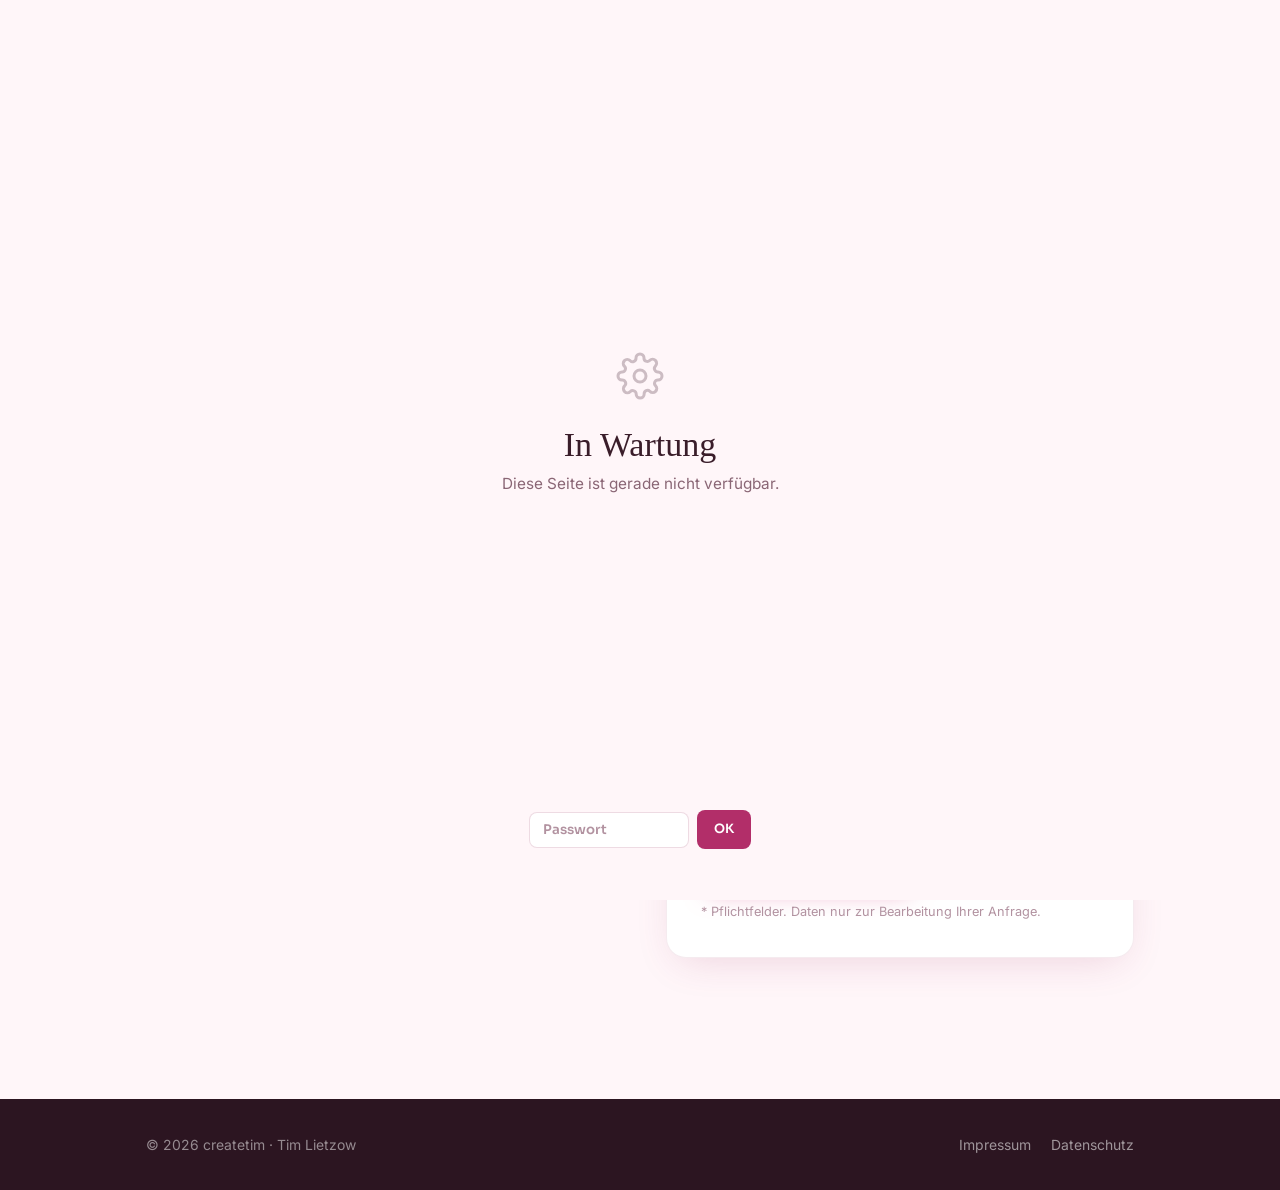
<file: kontakt.html>
<!DOCTYPE html>
<html lang="de">
<head>
  <meta charset="UTF-8" />
  <meta name="viewport" content="width=device-width, initial-scale=1.0" />
  <meta http-equiv="Content-Security-Policy" content="default-src 'self'; script-src 'self' 'unsafe-inline'; style-src 'self' 'unsafe-inline'; img-src 'self' data: https:; font-src 'self'; connect-src 'self' https://formspree.io https://api.github.com; form-action 'self' https://formspree.io; base-uri 'self'; object-src 'none'" />
  <title>Kontakt · createtim</title>
  <meta name="description" content="Kontaktieren Sie Tim Lietzow von createtim – Data Science, Software & Webdesign aus Buxtehude." />
  <meta name="theme-color" content="#fff8f5" />
  <meta name="color-scheme" content="light" />
  <link rel="icon" href="/assets/img/favicon.svg" type="image/svg+xml" />
  <link rel="icon" href="/assets/img/favicon-96.png" type="image/png" sizes="96x96" />
  <link rel="apple-touch-icon" href="/assets/img/icon-192.png" />
  <link rel="preload" href="assets/fonts/inter-latin.woff2" as="font" type="font/woff2" crossorigin />
  <link rel="preload" href="assets/fonts/sora-latin.woff2" as="font" type="font/woff2" crossorigin />
  <link rel="stylesheet" href="assets/css/style.css" />
</head>
<body>

  <!-- Password Gate -->
  <div class="pw-gate" id="pwGate">
    <svg class="pw-gate-icon" viewBox="0 0 24 24" fill="none" stroke="currentColor" stroke-width="1.5" stroke-linecap="round" stroke-linejoin="round"><circle cx="12" cy="12" r="3"/><path d="M19.4 15a1.65 1.65 0 0 0 .33 1.82l.06.06a2 2 0 0 1-2.83 2.83l-.06-.06a1.65 1.65 0 0 0-1.82-.33 1.65 1.65 0 0 0-1 1.51V21a2 2 0 0 1-4 0v-.09A1.65 1.65 0 0 0 9 19.4a1.65 1.65 0 0 0-1.82.33l-.06.06a2 2 0 0 1-2.83-2.83l.06-.06A1.65 1.65 0 0 0 4.68 15a1.65 1.65 0 0 0-1.51-1H3a2 2 0 0 1 0-4h.09A1.65 1.65 0 0 0 4.6 9a1.65 1.65 0 0 0-.33-1.82l-.06-.06a2 2 0 0 1 2.83-2.83l.06.06A1.65 1.65 0 0 0 9 4.68a1.65 1.65 0 0 0 1-1.51V3a2 2 0 0 1 4 0v.09a1.65 1.65 0 0 0 1 1.51 1.65 1.65 0 0 0 1.82-.33l.06-.06a2 2 0 0 1 2.83 2.83l-.06.06A1.65 1.65 0 0 0 19.4 9a1.65 1.65 0 0 0 1.51 1H21a2 2 0 0 1 0 4h-.09a1.65 1.65 0 0 0-1.51 1z"/></svg>
    <h2>In Wartung</h2>
    <p>Diese Seite ist gerade nicht verfügbar.</p>
    <form id="pwForm" class="pw-bottom">
      <input type="password" id="pwInput" class="pw-input" placeholder="Passwort" autocomplete="off" />
      <button type="submit" class="pw-btn">OK</button>
    </form>
    <p class="pw-err" id="pwErr">Falsches Passwort.</p>
  </div>

  <a class="skip-link" href="#main" data-i18n="skip">Zum Inhalt springen</a>

  <header class="site-header" id="header">
    <div class="container nav">
      <a href="/" class="brand" aria-label="createtim Startseite">
        <span class="brand-mark" aria-hidden="true">c</span>
        <span class="brand-word">create<b>tim</b></span>
      </a>
      <nav class="nav-links" aria-label="Hauptnavigation">
        <a href="leistungen.html" data-i18n="navLeistungen">Leistungen</a>
        <a href="anwendungen.html" data-i18n="navAnwendungen">Anwendungen</a>
        <a href="ueber-mich.html" data-i18n="navUeberMich">Über mich</a>
        <a href="kontakt.html" class="is-active" data-i18n="navKontakt">Kontakt</a>
      </nav>
      <div class="nav-cta">
        <button class="lang-toggle" id="langToggle" aria-label="Sprache wechseln">
          <svg viewBox="0 0 24 24" fill="none" stroke="currentColor" stroke-width="2" stroke-linecap="round" stroke-linejoin="round"><circle cx="12" cy="12" r="10"/><path d="M2 12h20"/><path d="M12 2a15.3 15.3 0 0 1 4 10 15.3 15.3 0 0 1-4 10 15.3 15.3 0 0 1-4-10 15.3 15.3 0 0 1 4-10z"/></svg>
          <span id="langLabel">DE</span>
        </button>
        <button class="nav-toggle" id="navToggle" aria-label="Menü öffnen" aria-expanded="false" aria-controls="mobileMenu">
          <span></span>
        </button>
      </div>
    </div>
    <div class="mobile-menu" id="mobileMenu">
      <nav class="nav-links">
        <a href="leistungen.html" data-i18n="navLeistungen">Leistungen</a>
        <a href="anwendungen.html" data-i18n="navAnwendungen">Anwendungen</a>
        <a href="ueber-mich.html" data-i18n="navUeberMich">Über mich</a>
        <a href="kontakt.html" class="is-active" data-i18n="navKontakt">Kontakt</a>
      </nav>
    </div>
  </header>

  <main class="page" id="main">

    <section class="hero container">
      <span class="eyebrow reveal" data-i18n="ktEyebrow">Kontakt</span>
      <h1 class="reveal" data-i18n="ktH1">Schreiben Sie mir</h1>
      <p class="lead reveal d1" data-i18n="ktLead">Schreiben Sie mir kurz, worum es geht — ich melde mich zeitnah.</p>
    </section>

    <section class="section">
      <div class="container">
        <div class="contact-grid">
          <div class="reveal">
            <dl class="contact-list">
              <div class="contact-item">
                <dt data-i18n="ktTel">Telefon</dt>
                <dd><a href="tel:+491629856176">+49 162 9856176</a></dd>
              </div>
              <div class="contact-item">
                <dt data-i18n="ktEmail">E-Mail</dt>
                <dd><a href="mailto:tim.lietzow@createtim.de">tim.lietzow@createtim.de</a></dd>
              </div>
              <div class="contact-item">
                <dt data-i18n="ktAdresse">Adresse</dt>
                <dd data-i18n-html="ktAdresseVal">Hauptstraße 9<br/>21614 Buxtehude</dd>
              </div>
              <div class="contact-item">
                <dt data-i18n="ktErreich">Erreichbarkeit</dt>
                <dd data-i18n="ktErreichVal">Mo–Fr, Antwort i.d.R. innerhalb 24h</dd>
              </div>
            </dl>
          </div>
          <div class="form-card reveal d1">
            <form id="contactForm" action="https://formspree.io/f/maqzojdb" method="POST">
              <input type="hidden" name="_subject" value="Anfrage über createtim.de" />
              <div class="field-row">
                <div class="field">
                  <label for="name" data-i18n="formName">Name</label>
                  <input type="text" id="name" name="name" autocomplete="name" required placeholder="Max Mustermann" data-i18n-ph="formNamePh" />
                </div>
                <div class="field">
                  <label for="email" data-i18n="formEmail">E-Mail</label>
                  <input type="email" id="email" name="email" autocomplete="email" required placeholder="max@firma.de" data-i18n-ph="formEmailPh" />
                </div>
              </div>
              <div class="field">
                <label for="message" data-i18n="formNachricht">Nachricht</label>
                <textarea id="message" name="message" required placeholder="Worum geht es?" data-i18n-ph="formMsgPh"></textarea>
              </div>
              <label class="check-row">
                <input type="checkbox" id="privacy" name="privacy" required />
                <span data-i18n="formPrivacy">Datenschutzerklärung gelesen, Verarbeitung ok. *</span>
              </label>
              <button type="submit" class="btn-submit">
                <span data-i18n="formSubmit">Nachricht senden</span>
                <svg viewBox="0 0 24 24" fill="none" stroke="currentColor" stroke-width="2.2" stroke-linecap="round" stroke-linejoin="round">
                  <path d="M22 2 11 13M22 2l-7 20-4-9-9-4 20-7z"/>
                </svg>
              </button>
              <div class="form-status" id="formStatus" role="status"></div>
              <p class="form-note" data-i18n="formNote">* Pflichtfelder. Daten nur zur Bearbeitung Ihrer Anfrage.</p>
            </form>
          </div>
        </div>
      </div>
    </section>

  </main>

  <footer class="site-footer">
    <div class="container footer-inner">
      <span>&copy; <span id="year">2026</span> createtim &middot; Tim Lietzow</span>
      <div class="footer-links">
        <a href="impressum.html" data-i18n="footerImpressum">Impressum</a>
        <a href="datenschutz.html" data-i18n="footerDatenschutz">Datenschutz</a>
      </div>
    </div>
  </footer>

  <button class="to-top" id="toTop" aria-label="Nach oben scrollen">
    <svg viewBox="0 0 24 24" fill="none" stroke="currentColor" stroke-width="2" stroke-linecap="round" stroke-linejoin="round">
      <path d="M12 19V5M5 12l7-7 7 7"/>
    </svg>
  </button>

  <script src="assets/js/main.js" defer></script>
</body>
</html>
</file>
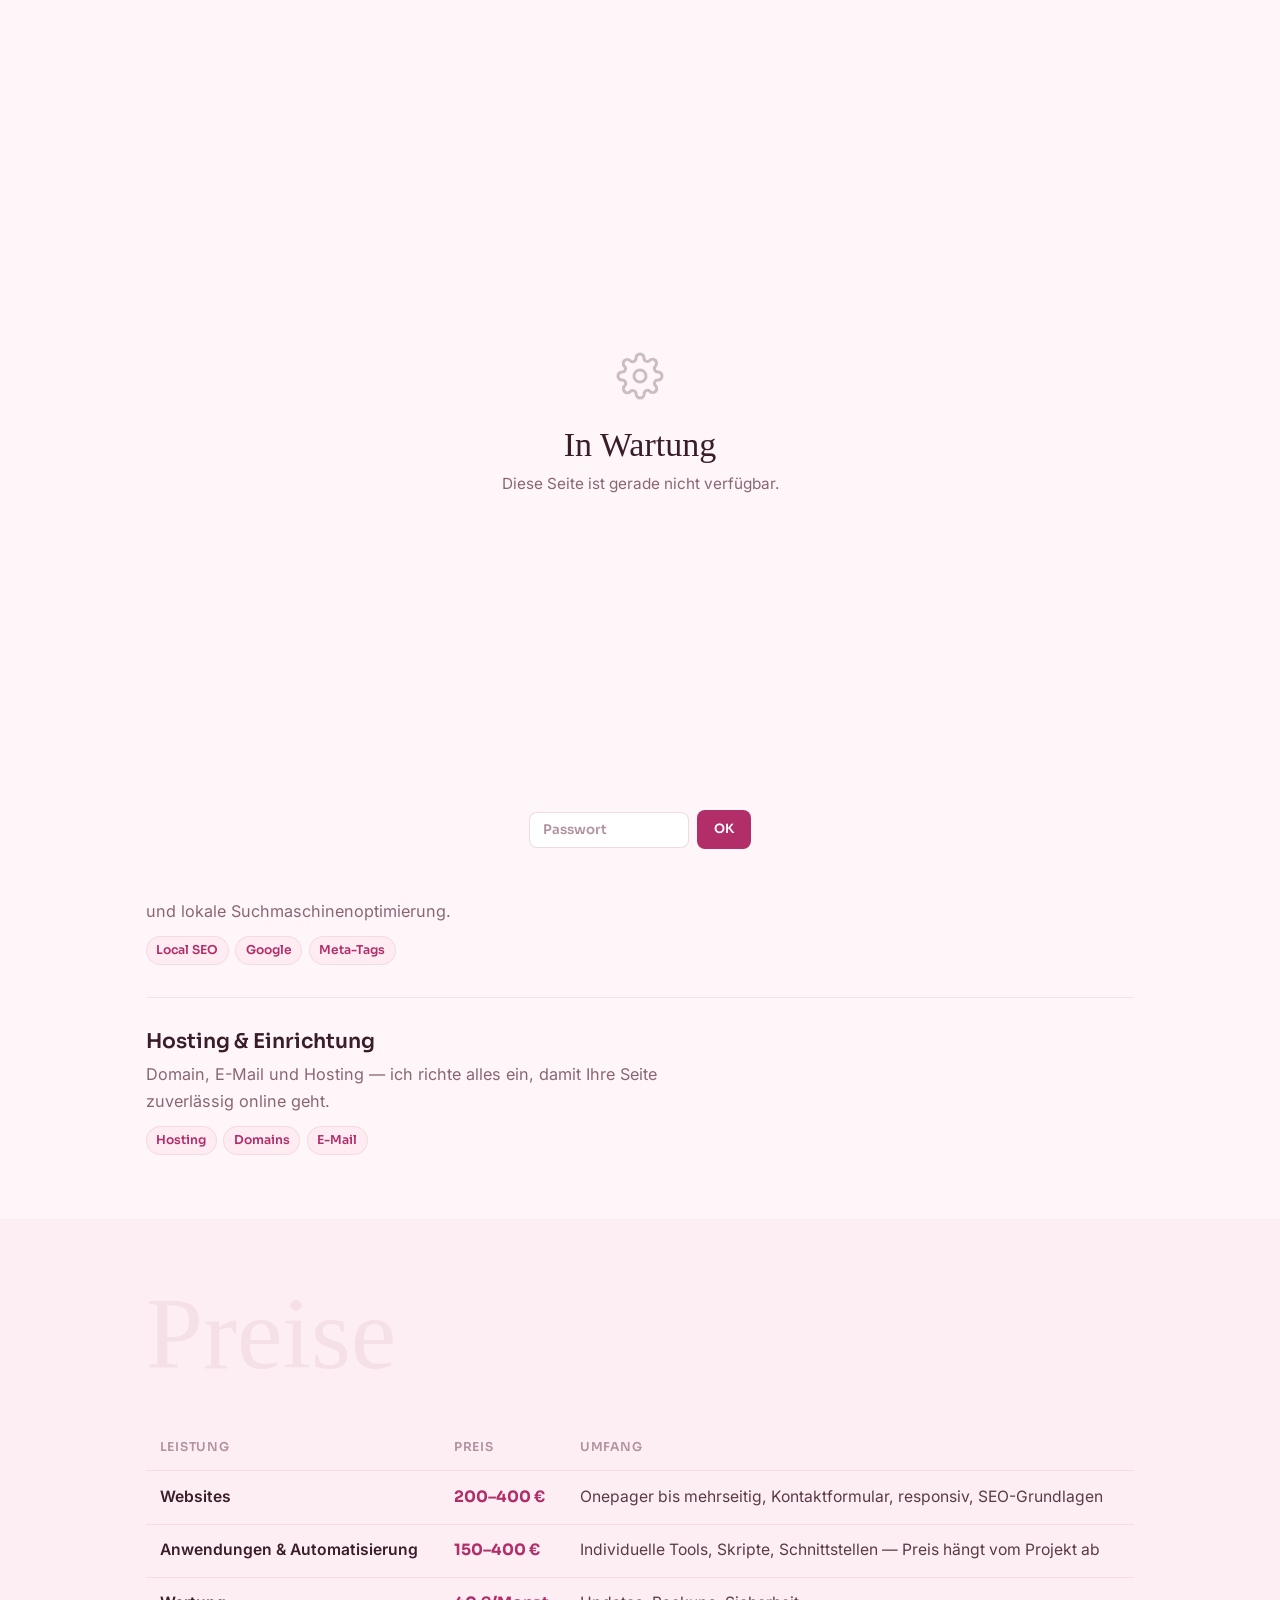
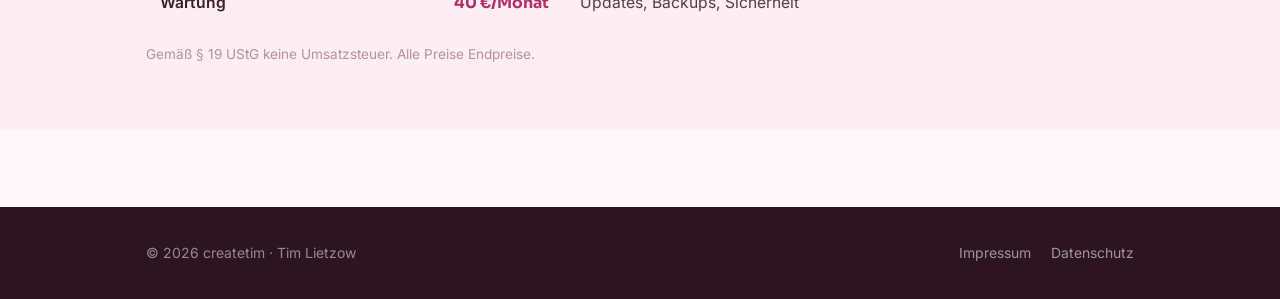
<file: leistungen.html>
<!DOCTYPE html>
<html lang="de">
<head>
  <meta charset="UTF-8" />
  <meta name="viewport" content="width=device-width, initial-scale=1.0" />
  <meta http-equiv="Content-Security-Policy" content="default-src 'self'; script-src 'self' 'unsafe-inline'; style-src 'self' 'unsafe-inline'; img-src 'self' data: https:; font-src 'self'; connect-src 'self' https://formspree.io https://api.github.com; form-action 'self' https://formspree.io; base-uri 'self'; object-src 'none'" />
  <title>Leistungen · createtim</title>
  <meta name="description" content="Webdesign, Wartung, SEO und Hosting von createtim – Tim Lietzow aus Buxtehude." />
  <meta name="theme-color" content="#fff8f5" />
  <meta name="color-scheme" content="light" />
  <link rel="icon" href="/assets/img/favicon.svg" type="image/svg+xml" />
  <link rel="icon" href="/assets/img/favicon-96.png" type="image/png" sizes="96x96" />
  <link rel="apple-touch-icon" href="/assets/img/icon-192.png" />
  <link rel="preload" href="assets/fonts/inter-latin.woff2" as="font" type="font/woff2" crossorigin />
  <link rel="preload" href="assets/fonts/sora-latin.woff2" as="font" type="font/woff2" crossorigin />
  <link rel="stylesheet" href="assets/css/style.css" />
</head>
<body>

  <!-- Password Gate -->
  <div class="pw-gate" id="pwGate">
    <svg class="pw-gate-icon" viewBox="0 0 24 24" fill="none" stroke="currentColor" stroke-width="1.5" stroke-linecap="round" stroke-linejoin="round"><circle cx="12" cy="12" r="3"/><path d="M19.4 15a1.65 1.65 0 0 0 .33 1.82l.06.06a2 2 0 0 1-2.83 2.83l-.06-.06a1.65 1.65 0 0 0-1.82-.33 1.65 1.65 0 0 0-1 1.51V21a2 2 0 0 1-4 0v-.09A1.65 1.65 0 0 0 9 19.4a1.65 1.65 0 0 0-1.82.33l-.06.06a2 2 0 0 1-2.83-2.83l.06-.06A1.65 1.65 0 0 0 4.68 15a1.65 1.65 0 0 0-1.51-1H3a2 2 0 0 1 0-4h.09A1.65 1.65 0 0 0 4.6 9a1.65 1.65 0 0 0-.33-1.82l-.06-.06a2 2 0 0 1 2.83-2.83l.06.06A1.65 1.65 0 0 0 9 4.68a1.65 1.65 0 0 0 1-1.51V3a2 2 0 0 1 4 0v.09a1.65 1.65 0 0 0 1 1.51 1.65 1.65 0 0 0 1.82-.33l.06-.06a2 2 0 0 1 2.83 2.83l-.06.06A1.65 1.65 0 0 0 19.4 9a1.65 1.65 0 0 0 1.51 1H21a2 2 0 0 1 0 4h-.09a1.65 1.65 0 0 0-1.51 1z"/></svg>
    <h2>In Wartung</h2>
    <p>Diese Seite ist gerade nicht verfügbar.</p>
    <form id="pwForm" class="pw-bottom">
      <input type="password" id="pwInput" class="pw-input" placeholder="Passwort" autocomplete="off" />
      <button type="submit" class="pw-btn">OK</button>
    </form>
    <p class="pw-err" id="pwErr">Falsches Passwort.</p>
  </div>

  <div class="petal" aria-hidden="true"></div>
  <div class="petal" aria-hidden="true"></div>
  <div class="petal" aria-hidden="true"></div>
  <div class="petal" aria-hidden="true"></div>
  <div class="petal" aria-hidden="true"></div>
  <div class="petal" aria-hidden="true"></div>

  <a class="skip-link" href="#main" data-i18n="skip">Zum Inhalt springen</a>

  <header class="site-header" id="header">
    <div class="container nav">
      <a href="/" class="brand" aria-label="createtim Startseite">
        <span class="brand-mark" aria-hidden="true">c</span>
        <span class="brand-word">create<b>tim</b></span>
      </a>
      <nav class="nav-links" aria-label="Hauptnavigation">
        <a href="leistungen.html" class="is-active" data-i18n="navLeistungen">Leistungen</a>
        <a href="anwendungen.html" data-i18n="navAnwendungen">Anwendungen</a>
        <a href="ueber-mich.html" data-i18n="navUeberMich">Über mich</a>
        <a href="kontakt.html" data-i18n="navKontakt">Kontakt</a>
      </nav>
      <div class="nav-cta">
        <button class="lang-toggle" id="langToggle" aria-label="Sprache wechseln">
          <svg viewBox="0 0 24 24" fill="none" stroke="currentColor" stroke-width="2" stroke-linecap="round" stroke-linejoin="round"><circle cx="12" cy="12" r="10"/><path d="M2 12h20"/><path d="M12 2a15.3 15.3 0 0 1 4 10 15.3 15.3 0 0 1-4 10 15.3 15.3 0 0 1-4-10 15.3 15.3 0 0 1 4-10z"/></svg>
          <span id="langLabel">DE</span>
        </button>
        <button class="nav-toggle" id="navToggle" aria-label="Menü öffnen" aria-expanded="false" aria-controls="mobileMenu">
          <span></span>
        </button>
      </div>
    </div>
    <div class="mobile-menu" id="mobileMenu">
      <nav class="nav-links">
        <a href="leistungen.html" class="is-active" data-i18n="navLeistungen">Leistungen</a>
        <a href="anwendungen.html" data-i18n="navAnwendungen">Anwendungen</a>
        <a href="ueber-mich.html" data-i18n="navUeberMich">Über mich</a>
        <a href="kontakt.html" data-i18n="navKontakt">Kontakt</a>
      </nav>
    </div>
  </header>

  <main class="page" id="main">

    <section class="hero container">
      <span class="eyebrow reveal" data-i18n="leistungenEyebrow">Leistungen</span>
      <h1 class="reveal" data-i18n="leistungenH1">Was ich anbiete</h1>
      <p class="lead reveal d1" data-i18n="leistungenLead">Klare Leistungen, faire Preise. Kein Agentur-Aufschlag.</p>
    </section>

    <section class="section">
      <div class="container">
        <div class="service-list">
          <div class="service-item reveal">
            <h3 data-i18n="leiWeb">Webdesign</h3>
            <p data-i18n="leiWebDesc">Modernes, individuelles Design, das zu Ihrer Marke passt. Responsive, schnell und suchmaschinenfreundlich — nicht von der Stange.</p>
            <div class="service-tags">
              <span>UI/UX</span>
              <span>Branding</span>
              <span>Mobile First</span>
            </div>
          </div>
          <div class="service-item reveal">
            <h3 data-i18n="leiWartung">Wartung &amp; Support</h3>
            <p data-i18n="leiWartungDesc">Updates, Backups, Sicherheit und kleine Änderungen — ich halte Ihre Website dauerhaft aktuell und stabil.</p>
            <div class="service-tags">
              <span>Updates</span>
              <span>Backups</span>
              <span>Sicherheit</span>
            </div>
          </div>
          <div class="service-item reveal">
            <h3 data-i18n="leiSEO">SEO &amp; Sichtbarkeit</h3>
            <p data-i18n="leiSEODesc">Damit Kunden Sie bei Google finden: saubere Technik, sinnvolle Keywords und lokale Suchmaschinenoptimierung.</p>
            <div class="service-tags">
              <span>Local SEO</span>
              <span>Google</span>
              <span>Meta-Tags</span>
            </div>
          </div>
          <div class="service-item reveal">
            <h3 data-i18n="leiHosting">Hosting &amp; Einrichtung</h3>
            <p data-i18n="leiHostingDesc">Domain, E-Mail und Hosting — ich richte alles ein, damit Ihre Seite zuverlässig online geht.</p>
            <div class="service-tags">
              <span>Hosting</span>
              <span>Domains</span>
              <span>E-Mail</span>
            </div>
          </div>
        </div>
      </div>
    </section>

    <section class="section section--soft">
      <div class="container">
        <div class="section-label reveal" aria-hidden="true" data-i18n="sectionPreise">Preise</div>
        <div class="pricing reveal">
          <table class="pricing-table">
            <thead>
              <tr>
                <th data-i18n="preisPaket">Leistung</th>
                <th data-i18n="preisPreis">Preis</th>
                <th data-i18n="preisUmfang">Umfang</th>
              </tr>
            </thead>
            <tbody>
              <tr>
                <td data-i18n="preisWebsites">Websites</td>
                <td>200–400 &euro;</td>
                <td data-i18n="preisWebsitesUmfang">Onepager bis mehrseitig, Kontaktformular, responsiv, SEO-Grundlagen</td>
              </tr>
              <tr>
                <td data-i18n="preisAnwendungen">Anwendungen &amp; Automatisierung</td>
                <td>150–400 &euro;</td>
                <td data-i18n="preisAnwendungenUmfang">Individuelle Tools, Skripte, Schnittstellen — Preis hängt vom Projekt ab</td>
              </tr>
              <tr>
                <td data-i18n="preisWartung">Wartung</td>
                <td>40 &euro;/Monat</td>
                <td data-i18n="preisWartungUmfang">Updates, Backups, Sicherheit</td>
              </tr>
            </tbody>
          </table>
          <p class="pricing-note" data-i18n="preisNote">Gem&auml;&szlig; &sect; 19 UStG keine Umsatzsteuer. Alle Preise Endpreise.</p>
        </div>
      </div>
    </section>

  </main>

  <footer class="site-footer">
    <div class="container footer-inner">
      <span>&copy; <span id="year">2026</span> createtim &middot; Tim Lietzow</span>
      <div class="footer-links">
        <a href="impressum.html" data-i18n="footerImpressum">Impressum</a>
        <a href="datenschutz.html" data-i18n="footerDatenschutz">Datenschutz</a>
      </div>
    </div>
  </footer>

  <button class="to-top" id="toTop" aria-label="Nach oben scrollen">
    <svg viewBox="0 0 24 24" fill="none" stroke="currentColor" stroke-width="2" stroke-linecap="round" stroke-linejoin="round">
      <path d="M12 19V5M5 12l7-7 7 7"/>
    </svg>
  </button>

  <script src="assets/js/main.js" defer></script>
</body>
</html>
</file>
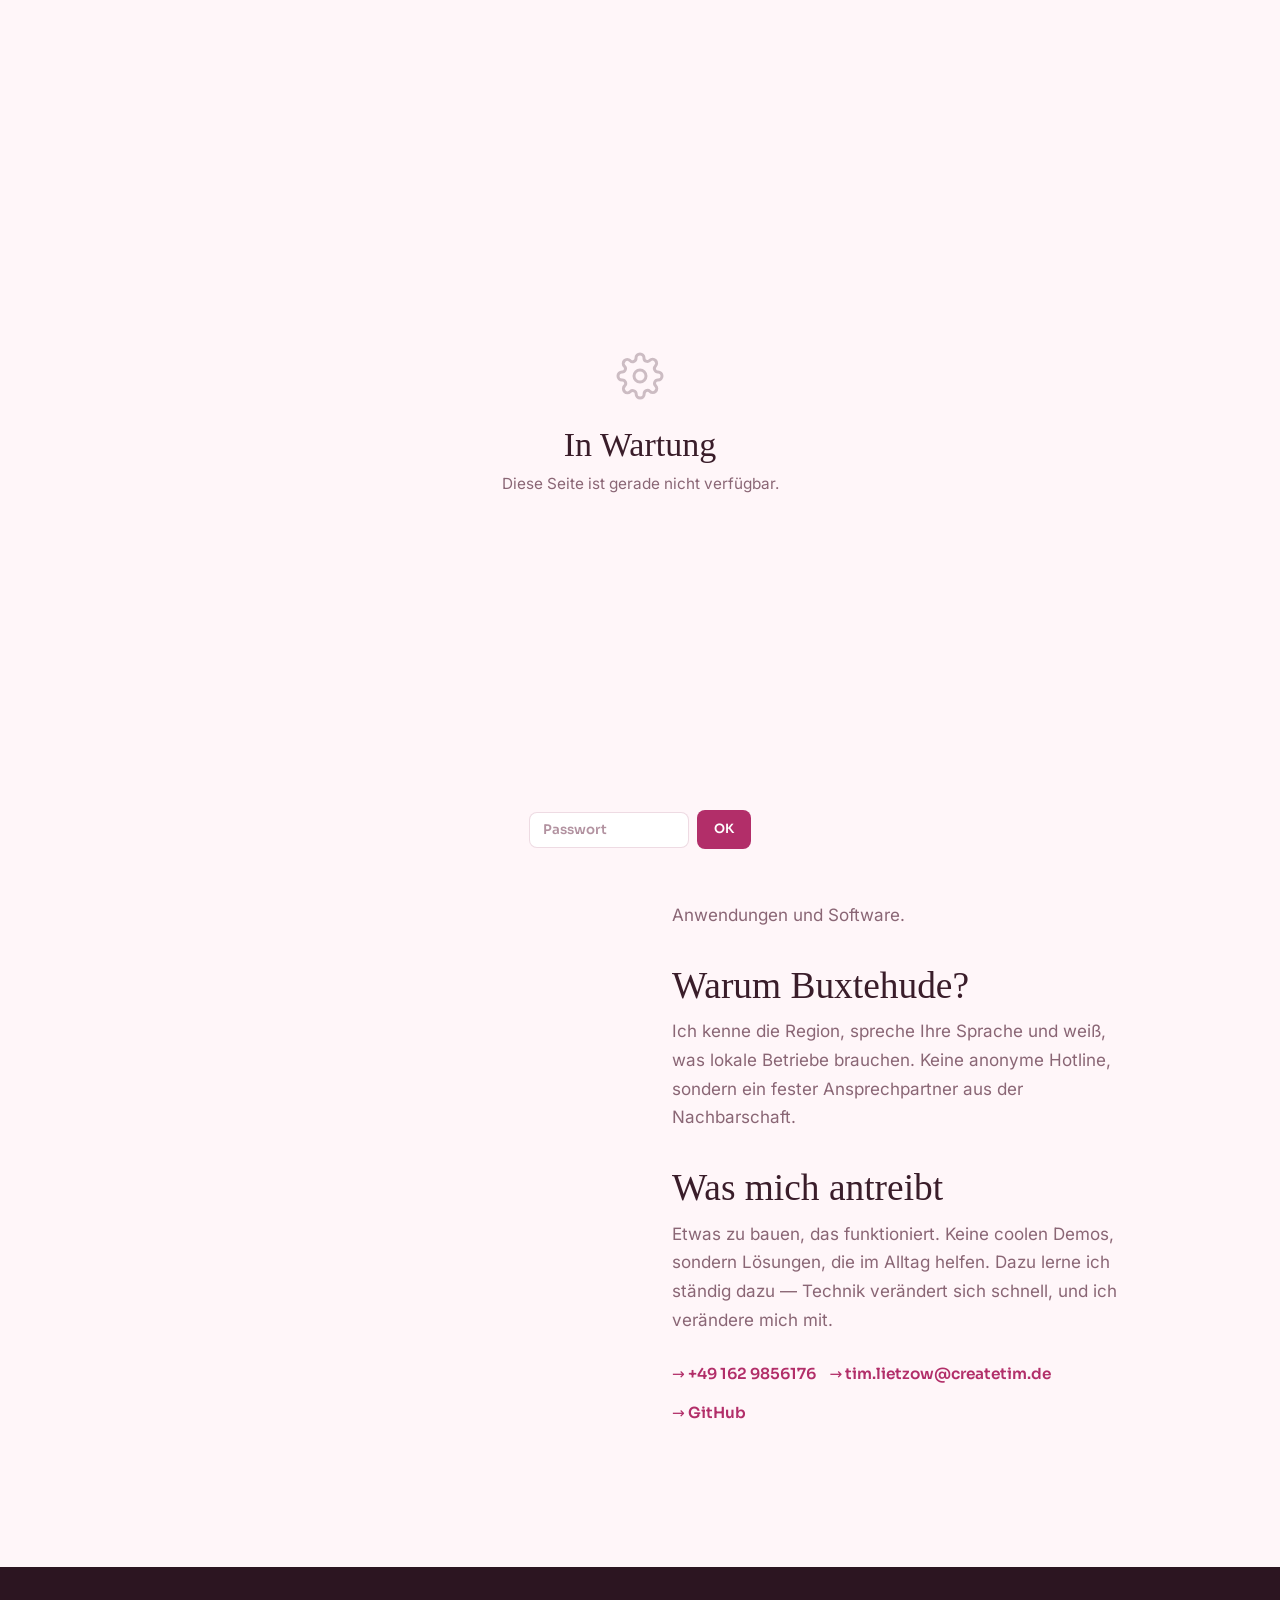
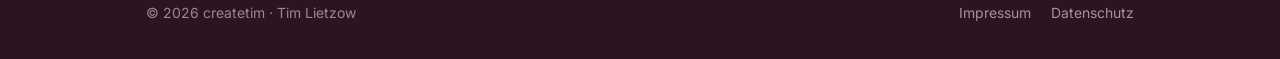
<file: ueber-mich.html>
<!DOCTYPE html>
<html lang="de">
<head>
  <meta charset="UTF-8" />
  <meta name="viewport" content="width=device-width, initial-scale=1.0" />
  <meta http-equiv="Content-Security-Policy" content="default-src 'self'; script-src 'self' 'unsafe-inline'; style-src 'self' 'unsafe-inline'; img-src 'self' data: https:; font-src 'self'; connect-src 'self' https://formspree.io https://api.github.com; form-action 'self' https://formspree.io; base-uri 'self'; object-src 'none'" />
  <title>Über mich · createtim</title>
  <meta name="description" content="Tim Lietzow – Dualer Student Informatik, ausgelernter Anwendungsentwickler. Data Science als Hauptfeld." />
  <meta name="theme-color" content="#fff8f5" />
  <meta name="color-scheme" content="light" />
  <link rel="icon" href="/assets/img/favicon.svg" type="image/svg+xml" />
  <link rel="icon" href="/assets/img/favicon-96.png" type="image/png" sizes="96x96" />
  <link rel="apple-touch-icon" href="/assets/img/icon-192.png" />
  <link rel="preload" href="assets/fonts/inter-latin.woff2" as="font" type="font/woff2" crossorigin />
  <link rel="preload" href="assets/fonts/sora-latin.woff2" as="font" type="font/woff2" crossorigin />
  <link rel="stylesheet" href="assets/css/style.css" />
</head>
<body>

  <!-- Password Gate -->
  <div class="pw-gate" id="pwGate">
    <svg class="pw-gate-icon" viewBox="0 0 24 24" fill="none" stroke="currentColor" stroke-width="1.5" stroke-linecap="round" stroke-linejoin="round"><circle cx="12" cy="12" r="3"/><path d="M19.4 15a1.65 1.65 0 0 0 .33 1.82l.06.06a2 2 0 0 1-2.83 2.83l-.06-.06a1.65 1.65 0 0 0-1.82-.33 1.65 1.65 0 0 0-1 1.51V21a2 2 0 0 1-4 0v-.09A1.65 1.65 0 0 0 9 19.4a1.65 1.65 0 0 0-1.82.33l-.06.06a2 2 0 0 1-2.83-2.83l.06-.06A1.65 1.65 0 0 0 4.68 15a1.65 1.65 0 0 0-1.51-1H3a2 2 0 0 1 0-4h.09A1.65 1.65 0 0 0 4.6 9a1.65 1.65 0 0 0-.33-1.82l-.06-.06a2 2 0 0 1 2.83-2.83l.06.06A1.65 1.65 0 0 0 9 4.68a1.65 1.65 0 0 0 1-1.51V3a2 2 0 0 1 4 0v.09a1.65 1.65 0 0 0 1 1.51 1.65 1.65 0 0 0 1.82-.33l.06-.06a2 2 0 0 1 2.83 2.83l-.06.06A1.65 1.65 0 0 0 19.4 9a1.65 1.65 0 0 0 1.51 1H21a2 2 0 0 1 0 4h-.09a1.65 1.65 0 0 0-1.51 1z"/></svg>
    <h2>In Wartung</h2>
    <p>Diese Seite ist gerade nicht verfügbar.</p>
    <form id="pwForm" class="pw-bottom">
      <input type="password" id="pwInput" class="pw-input" placeholder="Passwort" autocomplete="off" />
      <button type="submit" class="pw-btn">OK</button>
    </form>
    <p class="pw-err" id="pwErr">Falsches Passwort.</p>
  </div>

  <a class="skip-link" href="#main" data-i18n="skip">Zum Inhalt springen</a>

  <header class="site-header" id="header">
    <div class="container nav">
      <a href="/" class="brand" aria-label="createtim Startseite">
        <span class="brand-mark" aria-hidden="true">c</span>
        <span class="brand-word">create<b>tim</b></span>
      </a>
      <nav class="nav-links" aria-label="Hauptnavigation">
        <a href="leistungen.html" data-i18n="navLeistungen">Leistungen</a>
        <a href="anwendungen.html" data-i18n="navAnwendungen">Anwendungen</a>
        <a href="ueber-mich.html" class="is-active" data-i18n="navUeberMich">Über mich</a>
        <a href="kontakt.html" data-i18n="navKontakt">Kontakt</a>
      </nav>
      <div class="nav-cta">
        <button class="lang-toggle" id="langToggle" aria-label="Sprache wechseln">
          <svg viewBox="0 0 24 24" fill="none" stroke="currentColor" stroke-width="2" stroke-linecap="round" stroke-linejoin="round"><circle cx="12" cy="12" r="10"/><path d="M2 12h20"/><path d="M12 2a15.3 15.3 0 0 1 4 10 15.3 15.3 0 0 1-4 10 15.3 15.3 0 0 1-4-10 15.3 15.3 0 0 1 4-10z"/></svg>
          <span id="langLabel">DE</span>
        </button>
        <button class="nav-toggle" id="navToggle" aria-label="Menü öffnen" aria-expanded="false" aria-controls="mobileMenu">
          <span></span>
        </button>
      </div>
    </div>
    <div class="mobile-menu" id="mobileMenu">
      <nav class="nav-links">
        <a href="leistungen.html" data-i18n="navLeistungen">Leistungen</a>
        <a href="anwendungen.html" data-i18n="navAnwendungen">Anwendungen</a>
        <a href="ueber-mich.html" class="is-active" data-i18n="navUeberMich">Über mich</a>
        <a href="kontakt.html" data-i18n="navKontakt">Kontakt</a>
      </nav>
    </div>
  </header>

  <main class="page" id="main">

    <section class="hero container">
      <span class="eyebrow reveal" data-i18n="ubmEyebrow">Über mich</span>
      <h1 class="reveal">Tim Lietzow</h1>
    </section>

    <section class="section">
      <div class="container">
        <div class="split">
          <div class="reveal">
            <img src="assets/img/tim.jpg" alt="Tim Lietzow" class="about-photo" width="280" height="350" loading="lazy" />
          </div>
          <div class="about-text">
            <h2 class="reveal" data-i18n="ubmWerH2">Wer ich bin</h2>
            <p class="reveal" data-i18n="ubmWer">
              Ich bin Tim, aus Buxtehude. Ich studiere Informatik im dualen Modell
              und habe meine Ausbildung zum Fachinformatiker für Anwendungsentwicklung
              schon in der Tasche.
            </p>

            <h2 class="reveal" data-i18n="ubmWasH2">Was ich mache</h2>
            <p class="reveal" data-i18n="ubmWas1">
              Data Science ist mein Hauptfeld. Ich analysiere Daten, baue Modelle,
              automatisiere Abläufe. KI nutze ich dabei als Werkzeug — weil ich
              die richtigen Fragen stellen kann, nicht weil ich sonst nichts kann.
            </p>
            <p class="reveal" data-i18n="ubmWas2">
              Webdesign mache ich, weil ich gerne Dinge baue, die funktionieren.
              Wenn ein lokaler Betrieb eine Website braucht, helfe ich gern.
              Aber mein Schwerpunkt liegt auf Anwendungen und Software.
            </p>

            <h2 class="reveal" data-i18n="ubmWarumH2">Warum Buxtehude?</h2>
            <p class="reveal" data-i18n="ubmWarum">
              Ich kenne die Region, spreche Ihre Sprache und weiß, was lokale
              Betriebe brauchen. Keine anonyme Hotline, sondern ein fester
              Ansprechpartner aus der Nachbarschaft.
            </p>

            <h2 class="reveal" data-i18n="ubmAntH2">Was mich antreibt</h2>
            <p class="reveal" data-i18n="ubmAnt">
              Etwas zu bauen, das funktioniert. Keine coolen Demos,
              sondern Lösungen, die im Alltag helfen. Dazu lerne ich ständig
              dazu — Technik verändert sich schnell, und ich verändere mich mit.
            </p>

            <div class="about-links reveal">
              <a href="tel:+491629856176">+49 162 9856176</a>
              <a href="mailto:tim.lietzow@createtim.de">tim.lietzow@createtim.de</a>
              <a href="https://github.com/tim131103" target="_blank" rel="noopener">GitHub</a>
            </div>
          </div>
        </div>
      </div>
    </section>

  </main>

  <footer class="site-footer">
    <div class="container footer-inner">
      <span>&copy; <span id="year">2026</span> createtim &middot; Tim Lietzow</span>
      <div class="footer-links">
        <a href="impressum.html" data-i18n="footerImpressum">Impressum</a>
        <a href="datenschutz.html" data-i18n="footerDatenschutz">Datenschutz</a>
      </div>
    </div>
  </footer>

  <button class="to-top" id="toTop" aria-label="Nach oben scrollen">
    <svg viewBox="0 0 24 24" fill="none" stroke="currentColor" stroke-width="2" stroke-linecap="round" stroke-linejoin="round">
      <path d="M12 19V5M5 12l7-7 7 7"/>
    </svg>
  </button>

  <script src="assets/js/main.js" defer></script>
</body>
</html>
</file>
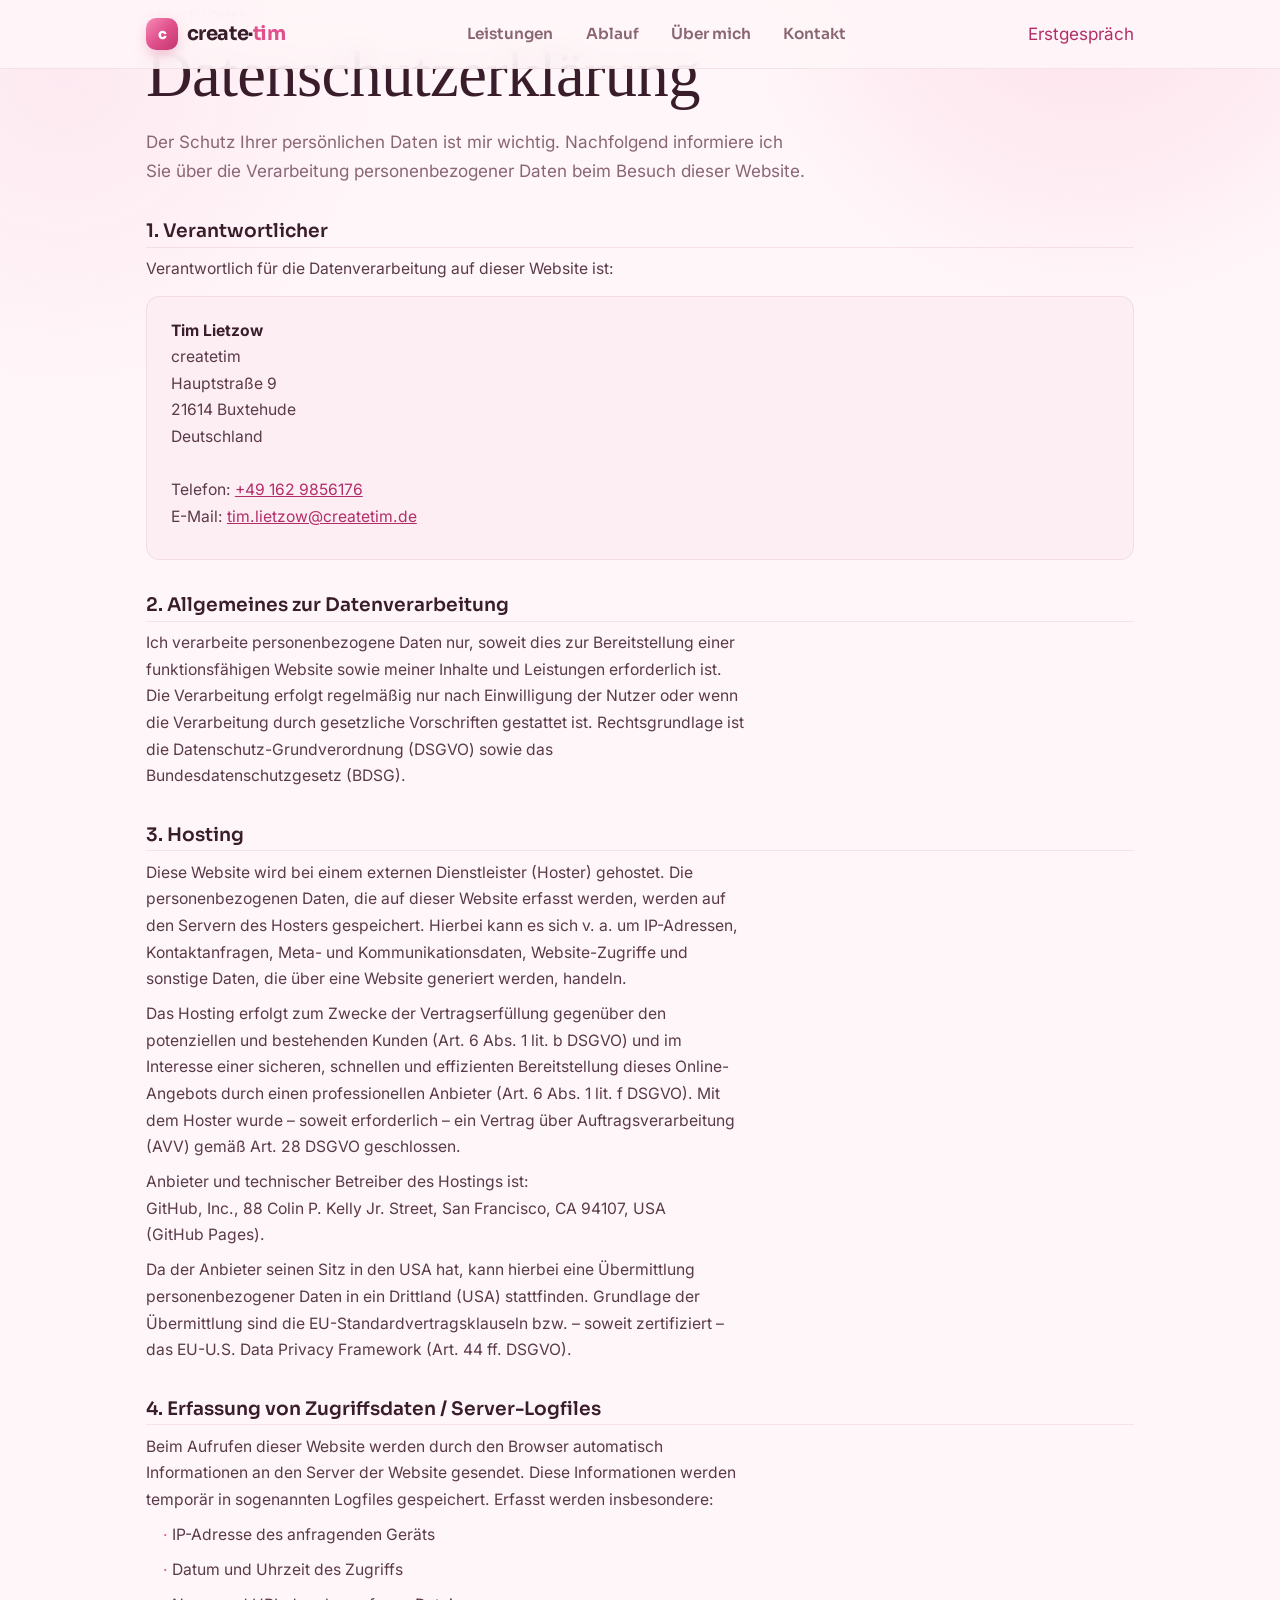
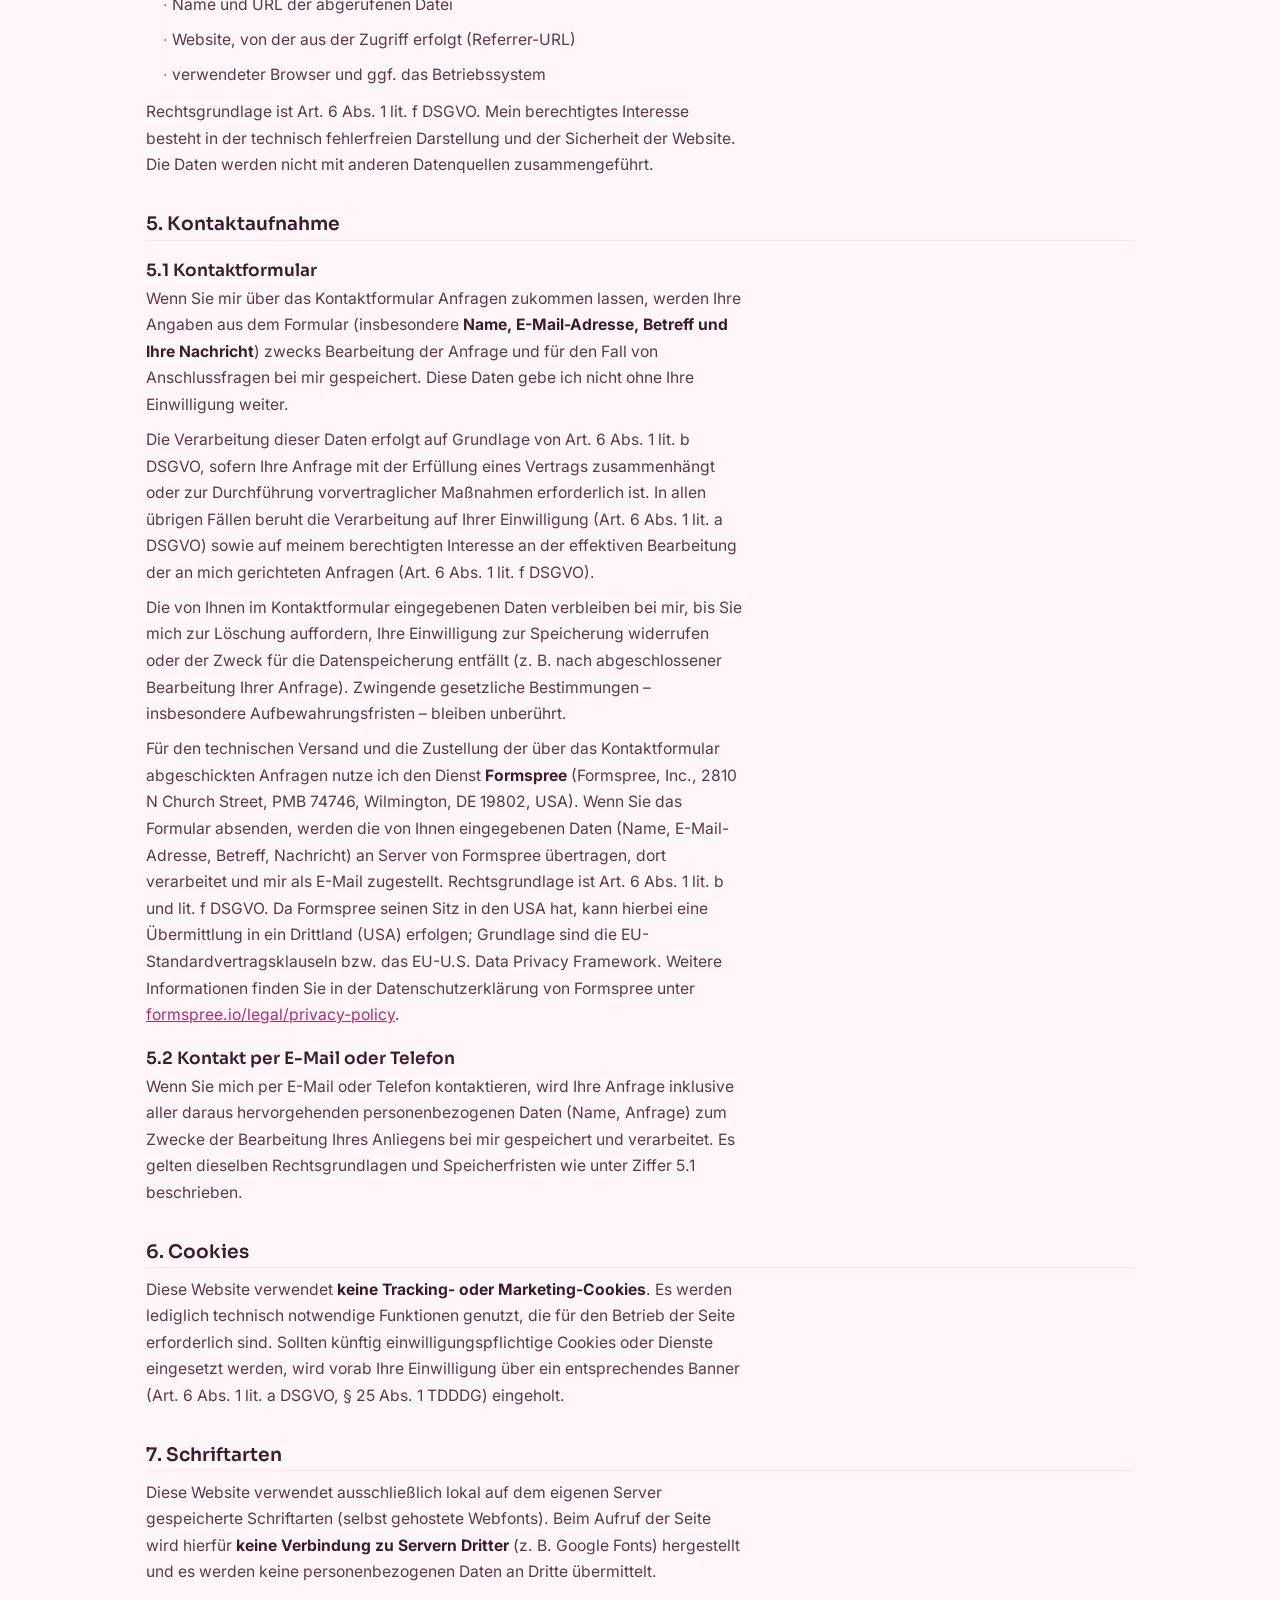
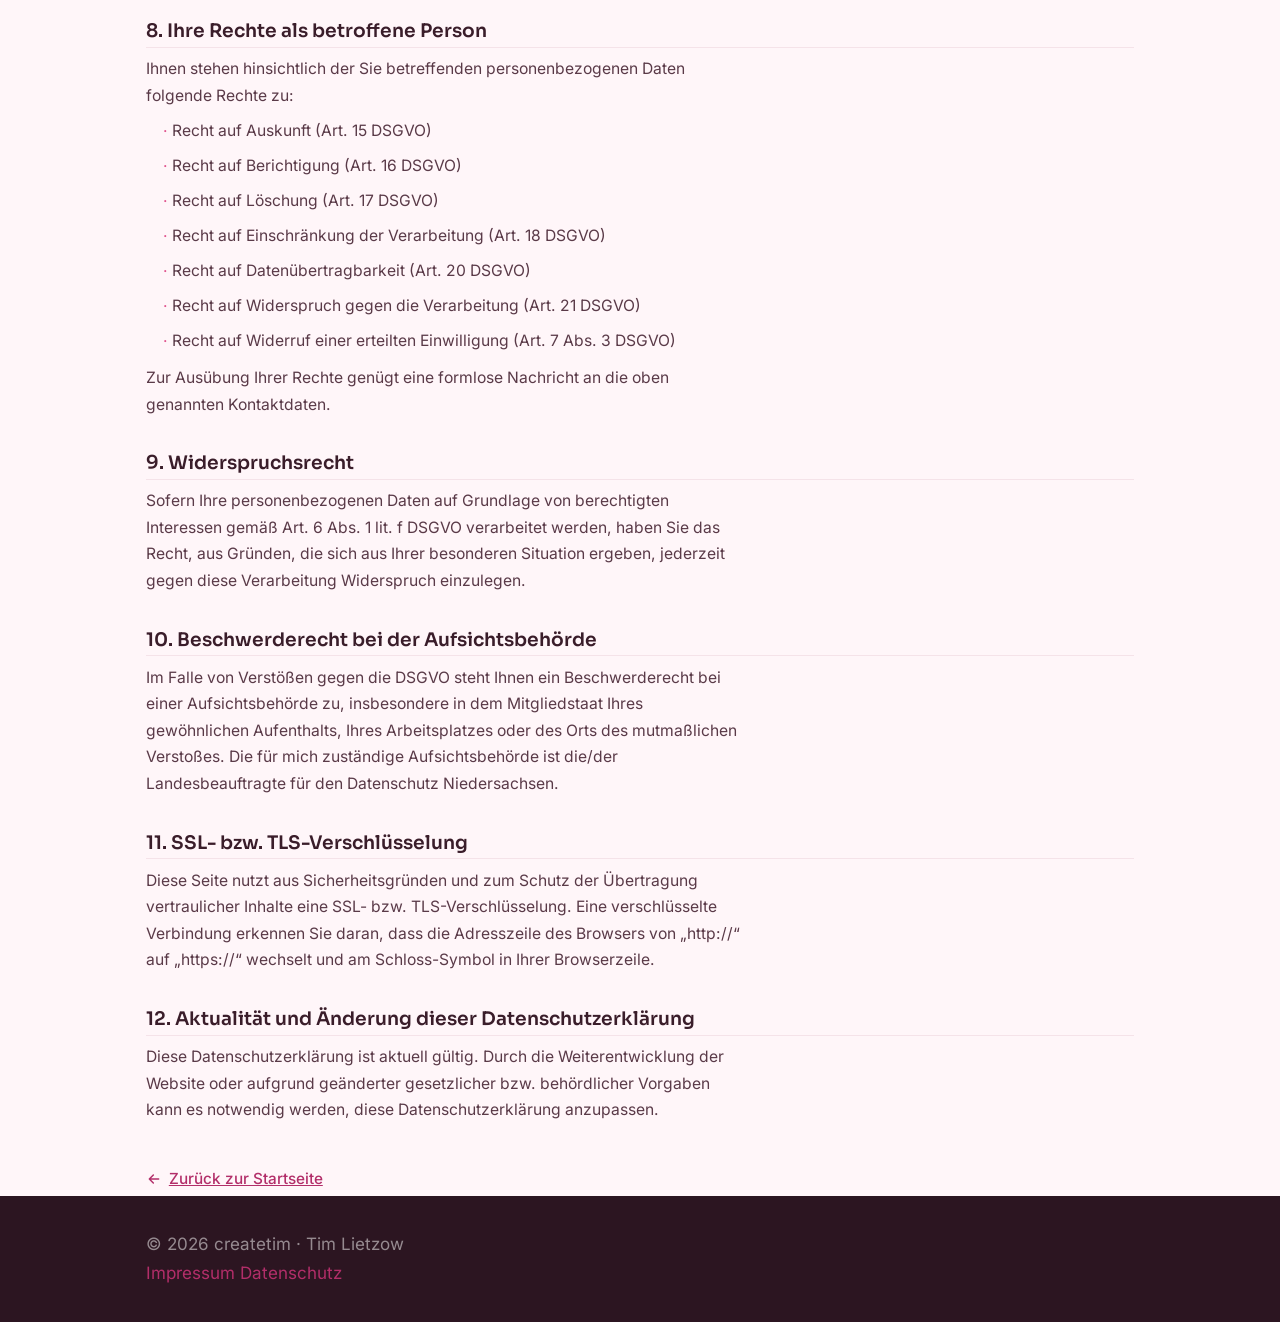
<file: site/datenschutz.html>
<!DOCTYPE html>
<html lang="de">
<head>
  <meta charset="UTF-8" />
  <meta name="viewport" content="width=device-width, initial-scale=1.0" />
  <meta http-equiv="Content-Security-Policy" content="default-src 'self'; script-src 'self'; style-src 'self' 'unsafe-inline'; img-src 'self' data:; font-src 'self'; connect-src 'self' https://formspree.io; form-action 'self' https://formspree.io; base-uri 'self'; object-src 'none'" />
  <title>Datenschutzerklärung · createtim</title>
  <meta name="description" content="Datenschutzerklärung von createtim – Informationen zur Verarbeitung personenbezogener Daten gemäß DSGVO." />
  <meta name="robots" content="noindex, follow" />
  <meta name="theme-color" content="#fff6f9" />
  <meta name="color-scheme" content="light" />
  <link rel="icon" href="/assets/img/favicon.svg" type="image/svg+xml" />
  <link rel="icon" href="/assets/img/favicon-96.png" type="image/png" sizes="96x96" />
  <link rel="apple-touch-icon" href="/assets/img/icon-192.png" />
  <link rel="preload" href="assets/fonts/sora-latin.woff2" as="font" type="font/woff2" crossorigin />
  <link rel="preload" href="assets/fonts/inter-latin.woff2" as="font" type="font/woff2" crossorigin />
  <link rel="stylesheet" href="assets/css/style.css" />
</head>
<body>

  <a class="skip-link" href="#main">Zum Inhalt springen</a>

  <header class="site-header scrolled" id="header" data-solid>
    <div class="container nav">
      <a href="/" class="brand" aria-label="createtim Startseite">
        <span class="brand-mark">c</span>
        <span class="brand-word">create<span class="mid" aria-hidden="true">·</span><b>tim</b></span>
      </a>
      <nav class="nav-links" aria-label="Hauptnavigation">
        <a href="/#leistungen">Leistungen</a>
        <a href="/#ablauf">Ablauf</a>
        <a href="/#ueber">Über mich</a>
        <a href="/#kontakt">Kontakt</a>
      </nav>
      <div class="nav-cta">
        <a href="/#kontakt" class="btn btn--primary">Erstgespräch</a>
      </div>
    </div>
  </header>

  <main class="container legal" id="main">
    <div class="legal-head">
      <span class="eyebrow">Rechtliches</span>
      <h1>Datenschutzerklärung</h1>
      <p style="margin-top:1rem">Der Schutz Ihrer persönlichen Daten ist mir wichtig. Nachfolgend informiere ich Sie über die Verarbeitung personenbezogener Daten beim Besuch dieser Website.</p>
    </div>

    <div class="legal-body">

      <h2>1. Verantwortlicher</h2>
      <p>Verantwortlich für die Datenverarbeitung auf dieser Website ist:</p>
      <div class="legal-card">
        <p>
          <strong>Tim Lietzow</strong><br />
          createtim<br />
          Hauptstraße 9<br />
          21614 Buxtehude<br />
          Deutschland<br /><br />
          Telefon: <a href="tel:+491629856176">+49 162 9856176</a><br />
          E-Mail: <a href="mailto:tim.lietzow@createtim.de">tim.lietzow@createtim.de</a>
        </p>
      </div>

      <h2>2. Allgemeines zur Datenverarbeitung</h2>
      <p>
        Ich verarbeite personenbezogene Daten nur, soweit dies zur Bereitstellung einer
        funktionsfähigen Website sowie meiner Inhalte und Leistungen erforderlich ist.
        Die Verarbeitung erfolgt regelmäßig nur nach Einwilligung der Nutzer oder wenn die
        Verarbeitung durch gesetzliche Vorschriften gestattet ist. Rechtsgrundlage ist die
        Datenschutz-Grundverordnung (DSGVO) sowie das Bundesdatenschutzgesetz (BDSG).
      </p>

      <h2>3. Hosting</h2>
      <p>
        Diese Website wird bei einem externen Dienstleister (Hoster) gehostet. Die
        personenbezogenen Daten, die auf dieser Website erfasst werden, werden auf den Servern
        des Hosters gespeichert. Hierbei kann es sich v.&nbsp;a. um IP-Adressen,
        Kontaktanfragen, Meta- und Kommunikationsdaten, Website-Zugriffe und sonstige Daten,
        die über eine Website generiert werden, handeln.
      </p>
      <p>
        Das Hosting erfolgt zum Zwecke der Vertragserfüllung gegenüber den potenziellen und
        bestehenden Kunden (Art. 6 Abs. 1 lit. b DSGVO) und im Interesse einer sicheren,
        schnellen und effizienten Bereitstellung dieses Online-Angebots durch einen
        professionellen Anbieter (Art. 6 Abs. 1 lit. f DSGVO). Mit dem Hoster wurde – soweit
        erforderlich – ein Vertrag über Auftragsverarbeitung (AVV) gemäß Art. 28 DSGVO
        geschlossen.
      </p>
      <p>
        Anbieter und technischer Betreiber des Hostings ist:<br />
        GitHub, Inc., 88 Colin P. Kelly Jr. Street, San Francisco, CA 94107, USA
        (GitHub&nbsp;Pages).
      </p>
      <p>
        Da der Anbieter seinen Sitz in den USA hat, kann hierbei eine Übermittlung
        personenbezogener Daten in ein Drittland (USA) stattfinden. Grundlage der Übermittlung
        sind die EU-Standardvertragsklauseln bzw. – soweit zertifiziert – das EU-U.S. Data
        Privacy Framework (Art. 44&nbsp;ff. DSGVO).
      </p>

      <h2>4. Erfassung von Zugriffsdaten / Server-Logfiles</h2>
      <p>
        Beim Aufrufen dieser Website werden durch den Browser automatisch Informationen an den
        Server der Website gesendet. Diese Informationen werden temporär in sogenannten
        Logfiles gespeichert. Erfasst werden insbesondere:
      </p>
      <ul>
        <li>IP-Adresse des anfragenden Geräts</li>
        <li>Datum und Uhrzeit des Zugriffs</li>
        <li>Name und URL der abgerufenen Datei</li>
        <li>Website, von der aus der Zugriff erfolgt (Referrer-URL)</li>
        <li>verwendeter Browser und ggf. das Betriebssystem</li>
      </ul>
      <p>
        Rechtsgrundlage ist Art. 6 Abs. 1 lit. f DSGVO. Mein berechtigtes Interesse besteht in
        der technisch fehlerfreien Darstellung und der Sicherheit der Website. Die Daten werden
        nicht mit anderen Datenquellen zusammengeführt.
      </p>

      <h2>5. Kontaktaufnahme</h2>
      <h3>5.1 Kontaktformular</h3>
      <p>
        Wenn Sie mir über das Kontaktformular Anfragen zukommen lassen, werden Ihre Angaben aus
        dem Formular (insbesondere <strong>Name, E-Mail-Adresse, Betreff und Ihre Nachricht</strong>)
        zwecks Bearbeitung der Anfrage und für den Fall von Anschlussfragen bei mir gespeichert.
        Diese Daten gebe ich nicht ohne Ihre Einwilligung weiter.
      </p>
      <p>
        Die Verarbeitung dieser Daten erfolgt auf Grundlage von Art. 6 Abs. 1 lit. b DSGVO,
        sofern Ihre Anfrage mit der Erfüllung eines Vertrags zusammenhängt oder zur Durchführung
        vorvertraglicher Maßnahmen erforderlich ist. In allen übrigen Fällen beruht die
        Verarbeitung auf Ihrer Einwilligung (Art. 6 Abs. 1 lit. a DSGVO) sowie auf meinem
        berechtigten Interesse an der effektiven Bearbeitung der an mich gerichteten Anfragen
        (Art. 6 Abs. 1 lit. f DSGVO).
      </p>
      <p>
        Die von Ihnen im Kontaktformular eingegebenen Daten verbleiben bei mir, bis Sie mich zur
        Löschung auffordern, Ihre Einwilligung zur Speicherung widerrufen oder der Zweck für die
        Datenspeicherung entfällt (z.&nbsp;B. nach abgeschlossener Bearbeitung Ihrer Anfrage).
        Zwingende gesetzliche Bestimmungen – insbesondere Aufbewahrungsfristen – bleiben unberührt.
      </p>
      <p>
        Für den technischen Versand und die Zustellung der über das Kontaktformular abgeschickten
        Anfragen nutze ich den Dienst <strong>Formspree</strong> (Formspree, Inc., 2810 N Church
        Street, PMB 74746, Wilmington, DE 19802, USA). Wenn Sie das Formular absenden, werden die
        von Ihnen eingegebenen Daten (Name, E-Mail-Adresse, Betreff, Nachricht) an Server von
        Formspree übertragen, dort verarbeitet und mir als E-Mail zugestellt. Rechtsgrundlage ist
        Art. 6 Abs. 1 lit. b und lit. f DSGVO. Da Formspree seinen Sitz in den USA hat, kann
        hierbei eine Übermittlung in ein Drittland (USA) erfolgen; Grundlage sind die
        EU-Standardvertragsklauseln bzw. das EU-U.S. Data Privacy Framework. Weitere Informationen
        finden Sie in der Datenschutzerklärung von Formspree unter
        <a href="https://formspree.io/legal/privacy-policy/" target="_blank" rel="noopener">formspree.io/legal/privacy-policy</a>.
      </p>

      <h3>5.2 Kontakt per E-Mail oder Telefon</h3>
      <p>
        Wenn Sie mich per E-Mail oder Telefon kontaktieren, wird Ihre Anfrage inklusive aller
        daraus hervorgehenden personenbezogenen Daten (Name, Anfrage) zum Zwecke der Bearbeitung
        Ihres Anliegens bei mir gespeichert und verarbeitet. Es gelten dieselben Rechtsgrundlagen
        und Speicherfristen wie unter Ziffer 5.1 beschrieben.
      </p>

      <h2>6. Cookies</h2>
      <p>
        Diese Website verwendet <strong>keine Tracking- oder Marketing-Cookies</strong>. Es
        werden lediglich technisch notwendige Funktionen genutzt, die für den Betrieb der Seite
        erforderlich sind. Sollten künftig einwilligungspflichtige Cookies oder Dienste
        eingesetzt werden, wird vorab Ihre Einwilligung über ein entsprechendes Banner
        (Art. 6 Abs. 1 lit. a DSGVO, § 25 Abs. 1 TDDDG) eingeholt.
      </p>

      <h2>7. Schriftarten</h2>
      <p>
        Diese Website verwendet ausschließlich lokal auf dem eigenen Server gespeicherte
        Schriftarten (selbst gehostete Web&shy;fonts). Beim Aufruf der Seite wird hierfür
        <strong>keine Verbindung zu Servern Dritter</strong> (z.&nbsp;B. Google Fonts) hergestellt
        und es werden keine personenbezogenen Daten an Dritte übermittelt.
      </p>

      <h2>8. Ihre Rechte als betroffene Person</h2>
      <p>Ihnen stehen hinsichtlich der Sie betreffenden personenbezogenen Daten folgende Rechte zu:</p>
      <ul>
        <li>Recht auf Auskunft (Art. 15 DSGVO)</li>
        <li>Recht auf Berichtigung (Art. 16 DSGVO)</li>
        <li>Recht auf Löschung (Art. 17 DSGVO)</li>
        <li>Recht auf Einschränkung der Verarbeitung (Art. 18 DSGVO)</li>
        <li>Recht auf Datenübertragbarkeit (Art. 20 DSGVO)</li>
        <li>Recht auf Widerspruch gegen die Verarbeitung (Art. 21 DSGVO)</li>
        <li>Recht auf Widerruf einer erteilten Einwilligung (Art. 7 Abs. 3 DSGVO)</li>
      </ul>
      <p>
        Zur Ausübung Ihrer Rechte genügt eine formlose Nachricht an die oben genannten
        Kontaktdaten.
      </p>

      <h2>9. Widerspruchsrecht</h2>
      <p>
        Sofern Ihre personenbezogenen Daten auf Grundlage von berechtigten Interessen gemäß
        Art. 6 Abs. 1 lit. f DSGVO verarbeitet werden, haben Sie das Recht, aus Gründen, die sich
        aus Ihrer besonderen Situation ergeben, jederzeit gegen diese Verarbeitung Widerspruch
        einzulegen.
      </p>

      <h2>10. Beschwerderecht bei der Aufsichtsbehörde</h2>
      <p>
        Im Falle von Verstößen gegen die DSGVO steht Ihnen ein Beschwerderecht bei einer
        Aufsichtsbehörde zu, insbesondere in dem Mitgliedstaat Ihres gewöhnlichen Aufenthalts,
        Ihres Arbeitsplatzes oder des Orts des mutmaßlichen Verstoßes. Die für mich zuständige
        Aufsichtsbehörde ist die/der Landesbeauftragte für den Datenschutz Niedersachsen.
      </p>

      <h2>11. SSL- bzw. TLS-Verschlüsselung</h2>
      <p>
        Diese Seite nutzt aus Sicherheitsgründen und zum Schutz der Übertragung vertraulicher
        Inhalte eine SSL- bzw. TLS-Verschlüsselung. Eine verschlüsselte Verbindung erkennen Sie
        daran, dass die Adresszeile des Browsers von „http://“ auf „https://“ wechselt und am
        Schloss-Symbol in Ihrer Browserzeile.
      </p>

      <h2>12. Aktualität und Änderung dieser Datenschutzerklärung</h2>
      <p>
        Diese Datenschutzerklärung ist aktuell gültig. Durch die Weiterentwicklung der Website
        oder aufgrund geänderter gesetzlicher bzw. behördlicher Vorgaben kann es notwendig
        werden, diese Datenschutzerklärung anzupassen.
      </p>


      <a href="index.html" class="back-link">
        <svg viewBox="0 0 24 24" fill="none" stroke="currentColor" stroke-width="2.2" stroke-linecap="round" stroke-linejoin="round"><path d="M19 12H5M11 18l-6-6 6-6"/></svg>
        Zurück zur Startseite
      </a>
    </div>
  </main>

  <footer class="site-footer">
    <div class="container">
      <div class="footer-bottom" style="border:0;">
        <span>© <span id="year">2026</span> createtim · Tim Lietzow</span>
        <div class="links">
          <a href="impressum.html">Impressum</a>
          <a href="datenschutz.html">Datenschutz</a>
        </div>
      </div>
    </div>
  </footer>

  <script src="assets/js/main.js" defer></script>
</body>
</html>
</file>
<file: assets/css/style.css>
/* =================================================================
   createtim — Sakura Edition
   Tim Lietzow · Data Science · Software · Webdesign
   ================================================================= */

@font-face {
  font-family: "Inter";
  font-style: normal;
  font-weight: 400 700;
  font-display: swap;
  src: url("../fonts/inter-latin.woff2") format("woff2");
}
@font-face {
  font-family: "Sora";
  font-style: normal;
  font-weight: 600 800;
  font-display: swap;
  src: url("../fonts/sora-latin.woff2") format("woff2");
}

/* ---------- Sakura Tokens ---------- */
:root {
  --bg:         #fff6f9;
  --bg-soft:    #fdeef4;
  --bg-card:    #ffffff;

  --ink:        #3a1d2a;
  --ink-soft:   #5a3a48;
  --muted:      #8a6675;
  --muted-2:    #b292a0;

  --line:       rgba(159,58,102,.10);
  --line-2:     rgba(159,58,102,.18);

  --brand:      #e0518c;
  --brand-600:  #d23c7c;
  --brand-700:  #b22e69;
  --accent:     #f7b8d0;
  --accent-2:   #c43b78;

  --grad:       linear-gradient(135deg, #f78cb6 0%, #e0518c 50%, #c2356e 100%);
  --grad-soft:  linear-gradient(135deg, rgba(224,81,140,.07), rgba(247,184,208,.14));
  --grad-text:  linear-gradient(135deg, #e0518c, #b22e69);

  --font-head:  Georgia, "Times New Roman", "Noto Serif", serif;
  --font-body:  "Inter", system-ui, -apple-system, "Segoe UI", sans-serif;
  --font-ui:    "Sora", system-ui, -apple-system, sans-serif;

  --r-sm: 8px;
  --r:    14px;
  --r-lg: 20px;
  --r-xl: 28px;

  --shadow-sm: 0 1px 3px rgba(150,40,90,.06);
  --shadow:    0 12px 40px -12px rgba(150,40,90,.18);
  --shadow-lg: 0 24px 64px -16px rgba(150,40,90,.22);

  --container: 1100px;
  --gut:       clamp(20px, 5vw, 56px);
}

/* ---------- Reset ---------- */
*, *::before, *::after { box-sizing: border-box; }
* { margin: 0; }
html { scroll-behavior: smooth; scroll-padding-top: 80px; -webkit-text-size-adjust: 100%; font-size: 17px; }
@media (prefers-reduced-motion: reduce) {
  html { scroll-behavior: auto; }
  *, *::before, *::after { animation-duration: .001ms !important; transition-duration: .001ms !important; }
}
body {
  font-family: var(--font-body);
  color: var(--ink-soft);
  background: var(--bg);
  line-height: 1.7;
  -webkit-font-smoothing: antialiased;
  text-rendering: optimizeLegibility;
  overflow-x: hidden;
  position: relative;
}

/* ---------- Floating Petals ---------- */
body::before {
  content: "";
  position: fixed;
  inset: 0;
  z-index: -1;
  pointer-events: none;
  background:
    radial-gradient(50vw 50vw at 85% -5%, rgba(247,140,182,.22), transparent 55%),
    radial-gradient(45vw 45vw at 5% 8%, rgba(247,184,208,.20), transparent 55%);
}

.petal {
  position: fixed;
  z-index: -1;
  pointer-events: none;
  opacity: 0;
  animation: petalFall linear infinite;
}
.petal::before {
  content: "";
  display: block;
  width: var(--size, 14px);
  height: var(--size, 14px);
  background: var(--brand);
  border-radius: 50% 0 50% 0;
  opacity: .12;
  transform: rotate(var(--rot, 30deg));
}
.petal:nth-child(1) { --size: 12px; --rot: 25deg; left: 12%; animation-duration: 18s; animation-delay: 0s; }
.petal:nth-child(2) { --size: 16px; --rot: 45deg; left: 28%; animation-duration: 22s; animation-delay: 3s; }
.petal:nth-child(3) { --size: 10px; --rot: 15deg; left: 48%; animation-duration: 20s; animation-delay: 7s; }
.petal:nth-child(4) { --size: 14px; --rot: 55deg; left: 65%; animation-duration: 24s; animation-delay: 2s; }
.petal:nth-child(5) { --size: 11px; --rot: 35deg; left: 82%; animation-duration: 19s; animation-delay: 5s; }
.petal:nth-child(6) { --size: 13px; --rot: 60deg; left: 38%; animation-duration: 21s; animation-delay: 9s; }
.petal:nth-child(7) { --size: 9px;  --rot: 20deg; left: 72%; animation-duration: 23s; animation-delay: 1s; }
.petal:nth-child(8) { --size: 15px; --rot: 40deg; left: 55%; animation-duration: 17s; animation-delay: 6s; }

@keyframes petalFall {
  0%   { transform: translateY(-30px) translateX(0) rotate(0deg); opacity: 0; }
  8%   { opacity: 1; }
  90%  { opacity: 1; }
  100% { transform: translateY(100vh) translateX(var(--drift, 40px)) rotate(360deg); opacity: 0; }
}
.petal:nth-child(odd)  { --drift: 30px; }
.petal:nth-child(even) { --drift: -25px; }

img, svg { display: block; max-width: 100%; }
a { color: var(--brand-700); text-decoration: none; transition: color .2s; }
a:hover { color: var(--brand); }
button { font: inherit; cursor: pointer; background: none; border: none; color: inherit; }
ul, ol { list-style: none; padding: 0; }
::selection { background: rgba(224,81,140,.25); }

.container { width: 100%; max-width: var(--container); margin-inline: auto; padding-inline: var(--gut); }
.skip-link {
  position: absolute; left: -9999px; top: 0; z-index: 100;
  background: var(--brand); color: #fff; padding: .6rem 1rem;
  border-radius: 0 0 var(--r-sm) 0; font-weight: 600;
}
.skip-link:focus { left: 0; }

/* ---------- Typography ---------- */
h1, h2, h3, h4 { color: var(--ink); line-height: 1.15; }
h1 {
  font-family: var(--font-head);
  font-weight: 400;
  font-size: clamp(2.2rem, 1rem + 4vw, 3.8rem);
  letter-spacing: -.01em;
}
h2 {
  font-family: var(--font-head);
  font-weight: 400;
  font-size: clamp(1.5rem, 1rem + 2vw, 2.2rem);
}
h3 {
  font-family: var(--font-ui);
  font-weight: 600;
  font-size: 1.1rem;
}
p { color: var(--muted); max-width: 60ch; }
p.lead { font-size: 1.1rem; color: var(--ink-soft); }

.eyebrow {
  display: inline-block;
  font-family: var(--font-ui);
  font-size: .72rem;
  font-weight: 600;
  text-transform: uppercase;
  letter-spacing: .1em;
  color: var(--brand);
  margin-bottom: .6rem;
}

.gradient-text {
  background: var(--grad-text);
  -webkit-background-clip: text; background-clip: text;
  -webkit-text-fill-color: transparent; color: transparent;
}

/* =================================================================
   Header
   ================================================================= */
.site-header {
  position: fixed; inset: 0 0 auto 0; z-index: 50;
  background: rgba(255,246,249,.88);
  backdrop-filter: blur(14px);
  -webkit-backdrop-filter: blur(14px);
  border-bottom: 1px solid var(--line);
}
.nav {
  display: flex; align-items: center; justify-content: space-between;
  height: 68px;
}
.brand {
  display: inline-flex; align-items: center; gap: .5rem;
  font-family: var(--font-ui); font-weight: 700; font-size: 1.15rem;
  letter-spacing: -.02em; color: var(--ink);
}
.brand-mark {
  width: 32px; height: 32px; border-radius: 10px; background: var(--grad);
  display: grid; place-items: center; color: #fff; font-weight: 800; font-size: .85rem;
  line-height: 1;
  box-shadow: 0 6px 16px -5px rgba(224,81,140,.6);
}
.brand-word b { color: var(--brand); }

.nav-links { display: flex; align-items: center; gap: .3rem; }
.nav-links a {
  padding: .45rem .8rem; border-radius: var(--r-sm);
  font-family: var(--font-ui); font-weight: 500; font-size: .9rem;
  color: var(--muted); transition: color .2s, background .2s;
}
.nav-links a:hover { color: var(--ink); background: var(--bg-soft); }
.nav-links a.is-active { color: var(--brand-700); background: rgba(224,81,140,.06); }

.nav-toggle {
  display: none;
  width: 38px; height: 38px;
  border: 1px solid var(--line-2); border-radius: var(--r-sm);
  position: relative; background: var(--bg-card);
}
.nav-toggle span,
.nav-toggle span::before,
.nav-toggle span::after {
  content: ""; position: absolute; left: 50%; top: 50%;
  width: 16px; height: 1.5px; background: var(--ink);
  border-radius: 2px; transform: translate(-50%, -50%);
  transition: transform .25s, opacity .2s;
}
.nav-toggle span::before { transform: translate(-50%, -6px); }
.nav-toggle span::after  { transform: translate(-50%, 6px); }
body.nav-open .nav-toggle span { background: transparent; }
body.nav-open .nav-toggle span::before { transform: translate(-50%, 0) rotate(45deg); }
body.nav-open .nav-toggle span::after  { transform: translate(-50%, 0) rotate(-45deg); }

/* =================================================================
   Page
   ================================================================= */
.page { padding-top: 100px; padding-bottom: clamp(48px, 6vw, 80px); }

.page-head { margin-bottom: clamp(24px, 3vw, 40px); }
.page-head .eyebrow { margin-bottom: .4rem; }
.page-head h1 { margin-bottom: .5rem; }
.page-head .lead { color: var(--muted); font-size: 1.05rem; max-width: 50ch; }

/* =================================================================
   Hero
   ================================================================= */
.hero { padding-block: clamp(40px, 6vw, 80px); }
.hero h1 { max-width: 18ch; }

/* =================================================================
   Section
   ================================================================= */
.section { padding-block: clamp(40px, 5vw, 72px); }
.section--soft { background: var(--bg-soft); }

.section-label {
  font-family: var(--font-head);
  font-size: clamp(3rem, 8vw, 7rem);
  font-weight: 400;
  color: rgba(159,58,102,.08);
  line-height: 1;
  margin-bottom: clamp(16px, 3vw, 32px);
  user-select: none;
}

.split {
  display: grid;
  grid-template-columns: 1fr 1fr;
  gap: clamp(32px, 5vw, 72px);
  align-items: start;
}
.split--wide { grid-template-columns: 1.2fr .8fr; }

/* =================================================================
   Service List
   ================================================================= */
.service-list { display: grid; gap: clamp(20px, 3vw, 32px); }
.service-item {
  padding-bottom: clamp(20px, 3vw, 32px);
  border-bottom: 1px solid var(--line);
}
.service-item:last-child { border-bottom: none; padding-bottom: 0; }
.service-item h3 { font-size: 1.2rem; margin-bottom: .4rem; }
.service-item p { font-size: .95rem; }

.service-tags {
  display: flex; flex-wrap: wrap; gap: .4rem;
  margin-top: .6rem;
}
.service-tags span {
  font-family: var(--font-ui);
  font-size: .72rem; font-weight: 500;
  color: var(--brand-700);
  background: rgba(224,81,140,.06);
  border: 1px solid var(--line);
  padding: .2rem .55rem;
  border-radius: 999px;
}

/* =================================================================
   Pricing
   ================================================================= */
.pricing { margin-top: clamp(24px, 3vw, 40px); }
.pricing-table { width: 100%; border-collapse: collapse; }
.pricing-table th,
.pricing-table td {
  padding: .75rem .8rem;
  text-align: left;
  border-bottom: 1px solid var(--line);
  font-size: .92rem;
}
.pricing-table th {
  font-family: var(--font-ui);
  font-size: .72rem; font-weight: 600;
  text-transform: uppercase; letter-spacing: .06em;
  color: var(--muted-2);
}
.pricing-table td { color: var(--ink-soft); }
.pricing-table td:first-child { font-weight: 600; color: var(--ink); }
.pricing-table td:nth-child(2) {
  font-family: var(--font-ui);
  font-weight: 700; color: var(--brand-700); white-space: nowrap;
}
.pricing-table tr:last-child td { border-bottom: none; }
.pricing-note { font-size: .8rem; color: var(--muted-2); margin-top: .8rem; }

/* =================================================================
   About
   ================================================================= */
.about-text h2 { margin-top: 2rem; margin-bottom: .6rem; }
.about-text h2:first-child { margin-top: 0; }
.about-text p { font-size: 1rem; margin-bottom: .8rem; }

.about-photo {
  width: 100%; max-width: 280px;
  border-radius: var(--r-xl);
  object-fit: cover; aspect-ratio: 4/5;
  border: 3px solid var(--bg-soft);
  box-shadow: var(--shadow);
}

.about-links {
  display: flex; flex-wrap: wrap; gap: .8rem;
  margin-top: 1.5rem;
}
.about-links a {
  font-family: var(--font-ui); font-weight: 500; font-size: .9rem;
  color: var(--brand-700);
}
.about-links a::before { content: "→ "; }

/* =================================================================
   Contact
   ================================================================= */
.contact-grid {
  display: grid;
  grid-template-columns: 1fr 1fr;
  gap: clamp(32px, 4vw, 56px);
  align-items: start;
}
.contact-list { display: grid; gap: 1.4rem; }
.contact-item dt {
  font-family: var(--font-ui);
  font-size: .72rem; font-weight: 600;
  text-transform: uppercase; letter-spacing: .08em;
  color: var(--muted-2); margin-bottom: .15rem;
}
.contact-item dd { font-size: 1rem; color: var(--ink-soft); }
.contact-item a { color: var(--brand-700); font-weight: 500; }

.form-card {
  background: var(--bg-card);
  border: 1px solid var(--line);
  border-radius: var(--r-lg);
  padding: clamp(1.5rem, 3vw, 2rem);
  box-shadow: var(--shadow);
}
.form-card .field { margin-bottom: 1rem; }
.form-card .field-row { display: grid; grid-template-columns: 1fr 1fr; gap: 1rem; }
.form-card label {
  display: block;
  font-family: var(--font-ui);
  font-size: .82rem; font-weight: 600;
  color: var(--ink-soft); margin-bottom: .3rem;
}
.form-card input,
.form-card textarea {
  width: 100%; padding: .7rem .9rem;
  background: var(--bg);
  border: 1px solid var(--line-2);
  border-radius: var(--r-sm);
  color: var(--ink); font-family: var(--font-body); font-size: .92rem;
  transition: border-color .2s, box-shadow .2s;
}
.form-card input::placeholder,
.form-card textarea::placeholder { color: var(--muted-2); }
.form-card input:focus,
.form-card textarea:focus {
  outline: none; border-color: var(--brand);
  box-shadow: 0 0 0 3px rgba(224,81,140,.12);
}
.form-card textarea { resize: vertical; min-height: 110px; }
.form-card .check-row {
  display: flex; gap: .6rem; align-items: flex-start;
  font-size: .82rem; color: var(--muted); margin-bottom: 1rem;
}
.form-card .check-row input { margin-top: .2rem; accent-color: var(--brand); }
.form-card .check-row a { color: var(--brand-700); text-decoration: underline; }
.form-card .hp { display: none !important; }

.btn-submit {
  display: inline-flex; align-items: center; gap: .5rem;
  padding: .75rem 1.4rem;
  background: var(--grad); color: #fff;
  border: none; border-radius: var(--r-sm);
  font-family: var(--font-ui); font-weight: 600; font-size: .92rem;
  cursor: pointer;
  box-shadow: 0 8px 24px -8px rgba(224,81,140,.6);
  transition: transform .2s, box-shadow .2s;
}
.btn-submit:hover {
  transform: translateY(-1px);
  box-shadow: 0 12px 32px -8px rgba(224,81,140,.7);
}
.btn-submit:disabled { opacity: .5; cursor: not-allowed; transform: none; }
.btn-submit svg { width: 16px; height: 16px; }

.form-status {
  margin-top: .8rem; font-size: .85rem;
  padding: .6rem .8rem; border-radius: var(--r-sm);
  display: none;
}
.form-status.ok {
  display: block;
  background: rgba(63,178,127,.08); color: #3d8a64;
  border: 1px solid rgba(63,178,127,.25);
}
.form-status.err {
  display: block;
  background: rgba(224,81,140,.06); color: var(--brand-700);
  border: 1px solid rgba(224,81,140,.2);
}
.form-note { font-size: .75rem; color: var(--muted-2); margin-top: .6rem; }

/* =================================================================
   Footer
   ================================================================= */
.site-footer {
  background: #2c1521;
  color: rgba(255,255,255,.5);
  padding-block: 2rem;
}
.footer-inner {
  display: flex; flex-wrap: wrap;
  justify-content: space-between; align-items: center;
  gap: 1rem; font-size: .82rem;
}
.footer-inner a { color: rgba(255,255,255,.55); }
.footer-inner a:hover { color: var(--accent); }
.footer-links { display: flex; gap: 1.2rem; }

/* ---------- Back to top ---------- */
.to-top {
  position: fixed; bottom: 20px; right: 20px;
  width: 40px; height: 40px;
  border-radius: var(--r);
  background: var(--grad); color: #fff;
  display: grid; place-items: center;
  box-shadow: 0 8px 20px -6px rgba(224,81,140,.6);
  opacity: 0; visibility: hidden;
  transform: translateY(8px); transition: .3s; z-index: 40;
  border: none;
}
.to-top.show { opacity: 1; visibility: visible; transform: none; }
.to-top:hover { transform: translateY(-2px); box-shadow: 0 12px 28px -6px rgba(224,81,140,.75); }
.to-top svg { width: 18px; height: 18px; }

/* =================================================================
   Legal
   ================================================================= */
.legal-body h2 {
  font-family: var(--font-ui); font-weight: 600; font-size: 1.1rem;
  margin-top: 2rem; margin-bottom: .5rem;
  padding-bottom: .3rem; border-bottom: 1px solid var(--line);
}
.legal-body h3 { font-size: 1rem; margin-top: 1.2rem; margin-bottom: .3rem; }
.legal-body p,
.legal-body li { color: var(--ink-soft); margin-bottom: .5rem; line-height: 1.7; font-size: .92rem; }
.legal-body ul { padding-left: 1rem; margin-bottom: .6rem; }
.legal-body li::before { content: "· "; color: var(--brand); }
.legal-body a { color: var(--brand-700); text-decoration: underline; }
.legal-body strong { color: var(--ink); }
.legal-card {
  background: var(--bg-soft); border: 1px solid var(--line);
  border-radius: var(--r); padding: 1.2rem 1.4rem;
  margin-block: .8rem; font-size: .92rem;
}
.back-link {
  display: inline-flex; align-items: center; gap: .4rem;
  color: var(--brand-700); font-weight: 500; font-size: .9rem;
  margin-top: 2rem;
}
.back-link svg { width: 16px; height: 16px; }

/* ---------- 404 ---------- */
.error-page { text-align: center; padding-top: 22vh; }
.error-code {
  font-family: var(--font-head);
  font-size: clamp(5rem, 12vw, 10rem);
  font-weight: 400; color: var(--line-2); line-height: 1;
}
.error-msg { margin-top: .8rem; color: var(--muted); font-size: 1rem; }
.error-link {
  display: inline-flex; align-items: center; gap: .4rem;
  margin-top: 1.5rem; color: var(--brand-700);
  font-family: var(--font-ui); font-weight: 600;
}
.error-link::before { content: "←"; }

/* =================================================================
   Scroll Reveal
   ================================================================= */
.reveal {
  opacity: 0; transform: translateY(16px);
  transition: opacity .6s ease, transform .6s ease;
}
.reveal.in { opacity: 1; transform: none; }
.reveal.d1 { transition-delay: .06s; }

/* =================================================================
   Sakura Stem (grows on scroll — abstract, not literal tree)
   ================================================================= */
.sakura-stem {
  position: relative;
  max-width: 500px;
  margin: clamp(24px, 4vw, 56px) auto;
  height: 2px;
  background: var(--line);
  border-radius: 2px;
}

.sakura-stem-fill {
  height: 100%;
  width: 0%;
  background: var(--grad);
  border-radius: 2px;
  transition: width .3s ease-out;
}

/* Flower dots along the stem */
.sakura-dot {
  position: absolute;
  top: 50%;
  width: 10px;
  height: 10px;
  border-radius: 50%;
  transform: translate(-50%, -50%) scale(0);
  transition: transform .35s cubic-bezier(.34, 1.56, .64, 1);
}
.sakura-dot::after {
  content: "";
  position: absolute;
  inset: 2px;
  border-radius: 50%;
  background: rgba(255,255,255,.5);
}

.sakura-dot.d1 { left: 15%; background: #f78cb6; }
.sakura-dot.d2 { left: 30%; background: #e0518c; top: calc(50% - 8px); }
.sakura-dot.d3 { left: 45%; background: #f7b8d0; }
.sakura-dot.d4 { left: 60%; background: #c2356e; top: calc(50% + 6px); }
.sakura-dot.d5 { left: 75%; background: #e0518c; }
.sakura-dot.d6 { left: 88%; background: #f78cb6; top: calc(50% - 5px); }

.sakura-dot.show {
  transform: translate(-50%, -50%) scale(1);
}

/* =================================================================
   Live Dashboard
   ================================================================= */
.dashboard {
  display: grid;
  grid-template-columns: repeat(3, 1fr);
  gap: 1px;
  background: var(--line);
  border: 1px solid var(--line);
  border-radius: var(--r-lg);
  overflow: hidden;
}

.dash-item {
  background: var(--bg-card);
  padding: clamp(1rem, 2vw, 1.5rem);
  display: flex;
  flex-direction: column;
  gap: .3rem;
}

.dash-label {
  font-family: var(--font-ui);
  font-size: .65rem;
  font-weight: 600;
  text-transform: uppercase;
  letter-spacing: .1em;
  color: var(--muted-2);
}

.dash-value {
  font-family: var(--font-head);
  font-size: clamp(1.2rem, 2vw, 1.6rem);
  color: var(--ink);
  line-height: 1.2;
}

.dash-sub {
  font-size: .78rem;
  color: var(--muted);
}

.dash-dot {
  display: inline-block;
  width: 6px;
  height: 6px;
  border-radius: 50%;
  background: #3fb27f;
  margin-right: .3rem;
  animation: pulse 2s infinite;
}
@keyframes pulse {
  0% { box-shadow: 0 0 0 0 rgba(63,178,127,.5); }
  70% { box-shadow: 0 0 0 6px rgba(63,178,127,0); }
  100% { box-shadow: 0 0 0 0 rgba(63,178,127,0); }
}

.dash-item a {
  color: var(--brand-700);
  font-weight: 500;
}

/* =================================================================
   Language Toggle
   ================================================================= */
.lang-toggle {
  display: inline-flex;
  align-items: center;
  gap: .4rem;
  background: none;
  border: 1px solid var(--line-2);
  border-radius: var(--r);
  padding: .35rem .65rem;
  font-family: var(--font-ui);
  font-size: .72rem;
  font-weight: 600;
  color: var(--ink);
  cursor: pointer;
  transition: border-color .2s, background .2s;
  letter-spacing: .04em;
}
.lang-toggle:hover {
  border-color: var(--brand-700);
  background: rgba(224,81,140,.04);
}
.lang-toggle svg {
  width: 14px;
  height: 14px;
  flex-shrink: 0;
}

/* =================================================================
   Gallery
   ================================================================= */
.gallery-grid {
  display: grid;
  grid-template-columns: repeat(3, 1fr);
  grid-auto-rows: 220px;
  gap: 6px;
}

.gallery-item {
  position: relative;
  overflow: hidden;
  border-radius: var(--r-sm);
  background: var(--bg-card);
  cursor: default;
}

/* Asymmetric sizing */
.gallery-item:nth-child(1) { grid-row: span 2; }
.gallery-item:nth-child(4) { grid-column: span 2; }

.gallery-item img {
  width: 100%;
  height: 100%;
  object-fit: cover;
  display: block;
  filter: saturate(.85);
  transition: filter .4s ease, transform .4s ease;
}

.gallery-item:hover img {
  filter: saturate(1);
  transform: scale(1.03);
}

.gallery-caption {
  position: absolute;
  bottom: 0;
  left: 0;
  right: 0;
  padding: 2rem 1rem 1rem;
  background: linear-gradient(transparent, rgba(44,21,33,.7));
  color: #fff;
  opacity: 0;
  transform: translateY(6px);
  transition: opacity .35s ease, transform .35s ease;
}

.gallery-item:hover .gallery-caption {
  opacity: 1;
  transform: none;
}

.gallery-caption strong {
  display: block;
  font-family: var(--font-head);
  font-size: 1rem;
  font-weight: 400;
  margin-bottom: .15rem;
}

.gallery-caption span {
  font-size: .78rem;
  opacity: .85;
}

/* Placeholder icon for missing images */
.gallery-item.gallery-placeholder {
  display: flex;
  align-items: center;
  justify-content: center;
  background: var(--bg-soft);
}
.gallery-placeholder-icon {
  font-size: 2rem;
  opacity: .25;
}

/* =================================================================
   Password Gate (maintenance style)
   ================================================================= */
.pw-gate {
  position: fixed;
  inset: 0;
  z-index: 9999;
  display: flex;
  flex-direction: column;
  align-items: center;
  justify-content: center;
  background: var(--bg);
  text-align: center;
  padding: 2rem;
}
.pw-gate.hidden {
  opacity: 0;
  visibility: hidden;
  pointer-events: none;
  transition: opacity .4s ease, visibility .4s ease;
}

.pw-gate-icon {
  width: 48px;
  height: 48px;
  opacity: .3;
  margin-bottom: 1.5rem;
}

.pw-gate h2 {
  font-family: var(--font-head);
  font-size: clamp(1.4rem, 3vw, 2rem);
  font-weight: 400;
  color: var(--ink);
  margin-bottom: .4rem;
}

.pw-gate p {
  font-size: .9rem;
  color: var(--muted);
  margin-bottom: 3rem;
}

.pw-bottom {
  position: absolute;
  bottom: clamp(1.5rem, 4vw, 3rem);
  display: flex;
  align-items: center;
  gap: .5rem;
}

.pw-input {
  width: 160px;
  padding: .5rem .8rem;
  font-family: var(--font-ui);
  font-size: .78rem;
  border: 1px solid var(--line-2);
  border-radius: var(--r-sm);
  background: #fff;
  color: var(--ink);
  outline: none;
  transition: border-color .2s;
}
.pw-input:focus {
  border-color: var(--brand-700);
}
.pw-input::placeholder {
  color: var(--muted-2);
}

.pw-btn {
  padding: .5rem 1rem;
  font-family: var(--font-ui);
  font-size: .75rem;
  font-weight: 600;
  color: #fff;
  background: var(--brand-700);
  border: none;
  border-radius: var(--r-sm);
  cursor: pointer;
  transition: background .2s;
}
.pw-btn:hover {
  background: #b82d6a;
}

.pw-err {
  position: absolute;
  bottom: clamp(.8rem, 2vw, 1.5rem);
  font-size: .72rem;
  color: var(--brand-700);
  display: none;
}
.pw-err.show {
  display: block;
}

/* =================================================================
   Responsive
   ================================================================= */
@media (max-width: 720px) {
  .nav-links { display: none; }
  .nav-toggle { display: block; }
  .split, .split--wide, .contact-grid { grid-template-columns: 1fr; }
  .about-photo { max-width: 200px; }
  .form-card .field-row { grid-template-columns: 1fr; }
  .petal { display: none; }
  .dashboard { grid-template-columns: 1fr; }
  .gallery-grid { grid-template-columns: 1fr 1fr; grid-auto-rows: 160px; }
  .gallery-item:nth-child(1) { grid-row: span 1; }
  .gallery-item:nth-child(4) { grid-column: span 1; }

  .mobile-menu {
    position: fixed; inset: 68px 0 auto 0;
    background: rgba(255,246,249,.97);
    border-bottom: 1px solid var(--line);
    backdrop-filter: blur(14px);
    padding: 1rem var(--gut) 1.5rem;
    z-index: 49;
    max-height: calc(100vh - 68px);
    overflow-y: auto;
    transform: translateY(-8px);
    opacity: 0; visibility: hidden; transition: .25s;
  }
  body.nav-open .mobile-menu { transform: none; opacity: 1; visibility: visible; }
  .mobile-menu .nav-links {
    display: flex; flex-direction: column; gap: .15rem;
  }
  .mobile-menu .nav-links a {
    padding: .65rem .8rem;
    border-bottom: 1px solid var(--line);
    border-radius: var(--r-sm);
  }
}
@media (min-width: 721px) { .mobile-menu { display: none; } }
@media (max-width: 480px) { .footer-inner { flex-direction: column; align-items: flex-start; } }
</file>
<file: site/assets/css/style.css>
/* =================================================================
   createtim — Sakura Edition
   Tim Lietzow · Data Science · Software · Webdesign
   ================================================================= */

@font-face {
  font-family: "Inter";
  font-style: normal;
  font-weight: 400 700;
  font-display: swap;
  src: url("../fonts/inter-latin.woff2") format("woff2");
}
@font-face {
  font-family: "Sora";
  font-style: normal;
  font-weight: 600 800;
  font-display: swap;
  src: url("../fonts/sora-latin.woff2") format("woff2");
}

/* ---------- Sakura Tokens ---------- */
:root {
  --bg:         #fff6f9;
  --bg-soft:    #fdeef4;
  --bg-card:    #ffffff;

  --ink:        #3a1d2a;
  --ink-soft:   #5a3a48;
  --muted:      #8a6675;
  --muted-2:    #b292a0;

  --line:       rgba(159,58,102,.10);
  --line-2:     rgba(159,58,102,.18);

  --brand:      #e0518c;
  --brand-600:  #d23c7c;
  --brand-700:  #b22e69;
  --accent:     #f7b8d0;
  --accent-2:   #c43b78;

  --grad:       linear-gradient(135deg, #f78cb6 0%, #e0518c 50%, #c2356e 100%);
  --grad-soft:  linear-gradient(135deg, rgba(224,81,140,.07), rgba(247,184,208,.14));
  --grad-text:  linear-gradient(135deg, #e0518c, #b22e69);

  --font-head:  Georgia, "Times New Roman", "Noto Serif", serif;
  --font-body:  "Inter", system-ui, -apple-system, "Segoe UI", sans-serif;
  --font-ui:    "Sora", system-ui, -apple-system, sans-serif;

  --r-sm: 8px;
  --r:    14px;
  --r-lg: 20px;
  --r-xl: 28px;

  --shadow-sm: 0 1px 3px rgba(150,40,90,.06);
  --shadow:    0 12px 40px -12px rgba(150,40,90,.18);
  --shadow-lg: 0 24px 64px -16px rgba(150,40,90,.22);

  --container: 1100px;
  --gut:       clamp(20px, 5vw, 56px);
}

/* ---------- Reset ---------- */
*, *::before, *::after { box-sizing: border-box; }
* { margin: 0; }
html { scroll-behavior: smooth; scroll-padding-top: 80px; -webkit-text-size-adjust: 100%; font-size: 17px; }
@media (prefers-reduced-motion: reduce) {
  html { scroll-behavior: auto; }
  *, *::before, *::after { animation-duration: .001ms !important; transition-duration: .001ms !important; }
}
body {
  font-family: var(--font-body);
  color: var(--ink-soft);
  background: var(--bg);
  line-height: 1.7;
  -webkit-font-smoothing: antialiased;
  text-rendering: optimizeLegibility;
  overflow-x: hidden;
  position: relative;
}

/* ---------- Floating Petals ---------- */
body::before {
  content: "";
  position: fixed;
  inset: 0;
  z-index: -1;
  pointer-events: none;
  background:
    radial-gradient(50vw 50vw at 85% -5%, rgba(247,140,182,.22), transparent 55%),
    radial-gradient(45vw 45vw at 5% 8%, rgba(247,184,208,.20), transparent 55%);
}

.petal {
  position: fixed;
  z-index: -1;
  pointer-events: none;
  opacity: 0;
  animation: petalFall linear infinite;
}
.petal::before {
  content: "";
  display: block;
  width: var(--size, 14px);
  height: var(--size, 14px);
  background: var(--brand);
  border-radius: 50% 0 50% 0;
  opacity: .12;
  transform: rotate(var(--rot, 30deg));
}
.petal:nth-child(1) { --size: 12px; --rot: 25deg; left: 12%; animation-duration: 18s; animation-delay: 0s; }
.petal:nth-child(2) { --size: 16px; --rot: 45deg; left: 28%; animation-duration: 22s; animation-delay: 3s; }
.petal:nth-child(3) { --size: 10px; --rot: 15deg; left: 48%; animation-duration: 20s; animation-delay: 7s; }
.petal:nth-child(4) { --size: 14px; --rot: 55deg; left: 65%; animation-duration: 24s; animation-delay: 2s; }
.petal:nth-child(5) { --size: 11px; --rot: 35deg; left: 82%; animation-duration: 19s; animation-delay: 5s; }
.petal:nth-child(6) { --size: 13px; --rot: 60deg; left: 38%; animation-duration: 21s; animation-delay: 9s; }
.petal:nth-child(7) { --size: 9px;  --rot: 20deg; left: 72%; animation-duration: 23s; animation-delay: 1s; }
.petal:nth-child(8) { --size: 15px; --rot: 40deg; left: 55%; animation-duration: 17s; animation-delay: 6s; }

@keyframes petalFall {
  0%   { transform: translateY(-30px) translateX(0) rotate(0deg); opacity: 0; }
  8%   { opacity: 1; }
  90%  { opacity: 1; }
  100% { transform: translateY(100vh) translateX(var(--drift, 40px)) rotate(360deg); opacity: 0; }
}
.petal:nth-child(odd)  { --drift: 30px; }
.petal:nth-child(even) { --drift: -25px; }

img, svg { display: block; max-width: 100%; }
a { color: var(--brand-700); text-decoration: none; transition: color .2s; }
a:hover { color: var(--brand); }
button { font: inherit; cursor: pointer; background: none; border: none; color: inherit; }
ul, ol { list-style: none; padding: 0; }
::selection { background: rgba(224,81,140,.25); }

.container { width: 100%; max-width: var(--container); margin-inline: auto; padding-inline: var(--gut); }
.skip-link {
  position: absolute; left: -9999px; top: 0; z-index: 100;
  background: var(--brand); color: #fff; padding: .6rem 1rem;
  border-radius: 0 0 var(--r-sm) 0; font-weight: 600;
}
.skip-link:focus { left: 0; }

/* ---------- Typography ---------- */
h1, h2, h3, h4 { color: var(--ink); line-height: 1.15; }
h1 {
  font-family: var(--font-head);
  font-weight: 400;
  font-size: clamp(2.2rem, 1rem + 4vw, 3.8rem);
  letter-spacing: -.01em;
}
h2 {
  font-family: var(--font-head);
  font-weight: 400;
  font-size: clamp(1.5rem, 1rem + 2vw, 2.2rem);
}
h3 {
  font-family: var(--font-ui);
  font-weight: 600;
  font-size: 1.1rem;
}
p { color: var(--muted); max-width: 60ch; }
p.lead { font-size: 1.1rem; color: var(--ink-soft); }

.eyebrow {
  display: inline-block;
  font-family: var(--font-ui);
  font-size: .72rem;
  font-weight: 600;
  text-transform: uppercase;
  letter-spacing: .1em;
  color: var(--brand);
  margin-bottom: .6rem;
}

.gradient-text {
  background: var(--grad-text);
  -webkit-background-clip: text; background-clip: text;
  -webkit-text-fill-color: transparent; color: transparent;
}

/* =================================================================
   Header
   ================================================================= */
.site-header {
  position: fixed; inset: 0 0 auto 0; z-index: 50;
  background: rgba(255,246,249,.88);
  backdrop-filter: blur(14px);
  -webkit-backdrop-filter: blur(14px);
  border-bottom: 1px solid var(--line);
}
.nav {
  display: flex; align-items: center; justify-content: space-between;
  height: 68px;
}
.brand {
  display: inline-flex; align-items: center; gap: .5rem;
  font-family: var(--font-ui); font-weight: 700; font-size: 1.15rem;
  letter-spacing: -.02em; color: var(--ink);
}
.brand-mark {
  width: 32px; height: 32px; border-radius: 10px; background: var(--grad);
  display: grid; place-items: center; color: #fff; font-weight: 800; font-size: .85rem;
  line-height: 1;
  box-shadow: 0 6px 16px -5px rgba(224,81,140,.6);
}
.brand-word b { color: var(--brand); }

.nav-links { display: flex; align-items: center; gap: .3rem; }
.nav-links a {
  padding: .45rem .8rem; border-radius: var(--r-sm);
  font-family: var(--font-ui); font-weight: 500; font-size: .9rem;
  color: var(--muted); transition: color .2s, background .2s;
}
.nav-links a:hover { color: var(--ink); background: var(--bg-soft); }
.nav-links a.is-active { color: var(--brand-700); background: rgba(224,81,140,.06); }

.nav-toggle {
  display: none;
  width: 38px; height: 38px;
  border: 1px solid var(--line-2); border-radius: var(--r-sm);
  position: relative; background: var(--bg-card);
}
.nav-toggle span,
.nav-toggle span::before,
.nav-toggle span::after {
  content: ""; position: absolute; left: 50%; top: 50%;
  width: 16px; height: 1.5px; background: var(--ink);
  border-radius: 2px; transform: translate(-50%, -50%);
  transition: transform .25s, opacity .2s;
}
.nav-toggle span::before { transform: translate(-50%, -6px); }
.nav-toggle span::after  { transform: translate(-50%, 6px); }
body.nav-open .nav-toggle span { background: transparent; }
body.nav-open .nav-toggle span::before { transform: translate(-50%, 0) rotate(45deg); }
body.nav-open .nav-toggle span::after  { transform: translate(-50%, 0) rotate(-45deg); }

/* =================================================================
   Page
   ================================================================= */
.page { padding-top: 100px; padding-bottom: clamp(48px, 6vw, 80px); }

.page-head { margin-bottom: clamp(24px, 3vw, 40px); }
.page-head .eyebrow { margin-bottom: .4rem; }
.page-head h1 { margin-bottom: .5rem; }
.page-head .lead { color: var(--muted); font-size: 1.05rem; max-width: 50ch; }

/* =================================================================
   Hero
   ================================================================= */
.hero { padding-block: clamp(40px, 6vw, 80px); }
.hero h1 { max-width: 18ch; }

/* =================================================================
   Section
   ================================================================= */
.section { padding-block: clamp(40px, 5vw, 72px); }
.section--soft { background: var(--bg-soft); }

.section-label {
  font-family: var(--font-head);
  font-size: clamp(3rem, 8vw, 7rem);
  font-weight: 400;
  color: rgba(159,58,102,.08);
  line-height: 1;
  margin-bottom: clamp(16px, 3vw, 32px);
  user-select: none;
}

.split {
  display: grid;
  grid-template-columns: 1fr 1fr;
  gap: clamp(32px, 5vw, 72px);
  align-items: start;
}
.split--wide { grid-template-columns: 1.2fr .8fr; }

/* =================================================================
   Service List
   ================================================================= */
.service-list { display: grid; gap: clamp(20px, 3vw, 32px); }
.service-item {
  padding-bottom: clamp(20px, 3vw, 32px);
  border-bottom: 1px solid var(--line);
}
.service-item:last-child { border-bottom: none; padding-bottom: 0; }
.service-item h3 { font-size: 1.2rem; margin-bottom: .4rem; }
.service-item p { font-size: .95rem; }

.service-tags {
  display: flex; flex-wrap: wrap; gap: .4rem;
  margin-top: .6rem;
}
.service-tags span {
  font-family: var(--font-ui);
  font-size: .72rem; font-weight: 500;
  color: var(--brand-700);
  background: rgba(224,81,140,.06);
  border: 1px solid var(--line);
  padding: .2rem .55rem;
  border-radius: 999px;
}

/* =================================================================
   Pricing
   ================================================================= */
.pricing { margin-top: clamp(24px, 3vw, 40px); }
.pricing-table { width: 100%; border-collapse: collapse; }
.pricing-table th,
.pricing-table td {
  padding: .75rem .8rem;
  text-align: left;
  border-bottom: 1px solid var(--line);
  font-size: .92rem;
}
.pricing-table th {
  font-family: var(--font-ui);
  font-size: .72rem; font-weight: 600;
  text-transform: uppercase; letter-spacing: .06em;
  color: var(--muted-2);
}
.pricing-table td { color: var(--ink-soft); }
.pricing-table td:first-child { font-weight: 600; color: var(--ink); }
.pricing-table td:nth-child(2) {
  font-family: var(--font-ui);
  font-weight: 700; color: var(--brand-700); white-space: nowrap;
}
.pricing-table tr:last-child td { border-bottom: none; }
.pricing-note { font-size: .8rem; color: var(--muted-2); margin-top: .8rem; }

/* =================================================================
   About
   ================================================================= */
.about-text h2 { margin-top: 2rem; margin-bottom: .6rem; }
.about-text h2:first-child { margin-top: 0; }
.about-text p { font-size: 1rem; margin-bottom: .8rem; }

.about-photo {
  width: 100%; max-width: 280px;
  border-radius: var(--r-xl);
  object-fit: cover; aspect-ratio: 4/5;
  border: 3px solid var(--bg-soft);
  box-shadow: var(--shadow);
}

.about-links {
  display: flex; flex-wrap: wrap; gap: .8rem;
  margin-top: 1.5rem;
}
.about-links a {
  font-family: var(--font-ui); font-weight: 500; font-size: .9rem;
  color: var(--brand-700);
}
.about-links a::before { content: "→ "; }

/* =================================================================
   Contact
   ================================================================= */
.contact-grid {
  display: grid;
  grid-template-columns: 1fr 1fr;
  gap: clamp(32px, 4vw, 56px);
  align-items: start;
}
.contact-list { display: grid; gap: 1.4rem; }
.contact-item dt {
  font-family: var(--font-ui);
  font-size: .72rem; font-weight: 600;
  text-transform: uppercase; letter-spacing: .08em;
  color: var(--muted-2); margin-bottom: .15rem;
}
.contact-item dd { font-size: 1rem; color: var(--ink-soft); }
.contact-item a { color: var(--brand-700); font-weight: 500; }

.form-card {
  background: var(--bg-card);
  border: 1px solid var(--line);
  border-radius: var(--r-lg);
  padding: clamp(1.5rem, 3vw, 2rem);
  box-shadow: var(--shadow);
}
.form-card .field { margin-bottom: 1rem; }
.form-card .field-row { display: grid; grid-template-columns: 1fr 1fr; gap: 1rem; }
.form-card label {
  display: block;
  font-family: var(--font-ui);
  font-size: .82rem; font-weight: 600;
  color: var(--ink-soft); margin-bottom: .3rem;
}
.form-card input,
.form-card textarea {
  width: 100%; padding: .7rem .9rem;
  background: var(--bg);
  border: 1px solid var(--line-2);
  border-radius: var(--r-sm);
  color: var(--ink); font-family: var(--font-body); font-size: .92rem;
  transition: border-color .2s, box-shadow .2s;
}
.form-card input::placeholder,
.form-card textarea::placeholder { color: var(--muted-2); }
.form-card input:focus,
.form-card textarea:focus {
  outline: none; border-color: var(--brand);
  box-shadow: 0 0 0 3px rgba(224,81,140,.12);
}
.form-card textarea { resize: vertical; min-height: 110px; }
.form-card .check-row {
  display: flex; gap: .6rem; align-items: flex-start;
  font-size: .82rem; color: var(--muted); margin-bottom: 1rem;
}
.form-card .check-row input { margin-top: .2rem; accent-color: var(--brand); }
.form-card .check-row a { color: var(--brand-700); text-decoration: underline; }
.form-card .hp { display: none !important; }

.btn-submit {
  display: inline-flex; align-items: center; gap: .5rem;
  padding: .75rem 1.4rem;
  background: var(--grad); color: #fff;
  border: none; border-radius: var(--r-sm);
  font-family: var(--font-ui); font-weight: 600; font-size: .92rem;
  cursor: pointer;
  box-shadow: 0 8px 24px -8px rgba(224,81,140,.6);
  transition: transform .2s, box-shadow .2s;
}
.btn-submit:hover {
  transform: translateY(-1px);
  box-shadow: 0 12px 32px -8px rgba(224,81,140,.7);
}
.btn-submit:disabled { opacity: .5; cursor: not-allowed; transform: none; }
.btn-submit svg { width: 16px; height: 16px; }

.form-status {
  margin-top: .8rem; font-size: .85rem;
  padding: .6rem .8rem; border-radius: var(--r-sm);
  display: none;
}
.form-status.ok {
  display: block;
  background: rgba(63,178,127,.08); color: #3d8a64;
  border: 1px solid rgba(63,178,127,.25);
}
.form-status.err {
  display: block;
  background: rgba(224,81,140,.06); color: var(--brand-700);
  border: 1px solid rgba(224,81,140,.2);
}
.form-note { font-size: .75rem; color: var(--muted-2); margin-top: .6rem; }

/* =================================================================
   Footer
   ================================================================= */
.site-footer {
  background: #2c1521;
  color: rgba(255,255,255,.5);
  padding-block: 2rem;
}
.footer-inner {
  display: flex; flex-wrap: wrap;
  justify-content: space-between; align-items: center;
  gap: 1rem; font-size: .82rem;
}
.footer-inner a { color: rgba(255,255,255,.55); }
.footer-inner a:hover { color: var(--accent); }
.footer-links { display: flex; gap: 1.2rem; }

/* ---------- Back to top ---------- */
.to-top {
  position: fixed; bottom: 20px; right: 20px;
  width: 40px; height: 40px;
  border-radius: var(--r);
  background: var(--grad); color: #fff;
  display: grid; place-items: center;
  box-shadow: 0 8px 20px -6px rgba(224,81,140,.6);
  opacity: 0; visibility: hidden;
  transform: translateY(8px); transition: .3s; z-index: 40;
  border: none;
}
.to-top.show { opacity: 1; visibility: visible; transform: none; }
.to-top:hover { transform: translateY(-2px); box-shadow: 0 12px 28px -6px rgba(224,81,140,.75); }
.to-top svg { width: 18px; height: 18px; }

/* =================================================================
   Legal
   ================================================================= */
.legal-body h2 {
  font-family: var(--font-ui); font-weight: 600; font-size: 1.1rem;
  margin-top: 2rem; margin-bottom: .5rem;
  padding-bottom: .3rem; border-bottom: 1px solid var(--line);
}
.legal-body h3 { font-size: 1rem; margin-top: 1.2rem; margin-bottom: .3rem; }
.legal-body p,
.legal-body li { color: var(--ink-soft); margin-bottom: .5rem; line-height: 1.7; font-size: .92rem; }
.legal-body ul { padding-left: 1rem; margin-bottom: .6rem; }
.legal-body li::before { content: "· "; color: var(--brand); }
.legal-body a { color: var(--brand-700); text-decoration: underline; }
.legal-body strong { color: var(--ink); }
.legal-card {
  background: var(--bg-soft); border: 1px solid var(--line);
  border-radius: var(--r); padding: 1.2rem 1.4rem;
  margin-block: .8rem; font-size: .92rem;
}
.back-link {
  display: inline-flex; align-items: center; gap: .4rem;
  color: var(--brand-700); font-weight: 500; font-size: .9rem;
  margin-top: 2rem;
}
.back-link svg { width: 16px; height: 16px; }

/* ---------- 404 ---------- */
.error-page { text-align: center; padding-top: 22vh; }
.error-code {
  font-family: var(--font-head);
  font-size: clamp(5rem, 12vw, 10rem);
  font-weight: 400; color: var(--line-2); line-height: 1;
}
.error-msg { margin-top: .8rem; color: var(--muted); font-size: 1rem; }
.error-link {
  display: inline-flex; align-items: center; gap: .4rem;
  margin-top: 1.5rem; color: var(--brand-700);
  font-family: var(--font-ui); font-weight: 600;
}
.error-link::before { content: "←"; }

/* =================================================================
   Scroll Reveal
   ================================================================= */
.reveal {
  opacity: 0; transform: translateY(16px);
  transition: opacity .6s ease, transform .6s ease;
}
.reveal.in { opacity: 1; transform: none; }
.reveal.d1 { transition-delay: .06s; }

/* =================================================================
   Sakura Stem (grows on scroll — abstract, not literal tree)
   ================================================================= */
.sakura-stem {
  position: relative;
  max-width: 500px;
  margin: clamp(24px, 4vw, 56px) auto;
  height: 2px;
  background: var(--line);
  border-radius: 2px;
}

.sakura-stem-fill {
  height: 100%;
  width: 0%;
  background: var(--grad);
  border-radius: 2px;
  transition: width .3s ease-out;
}

/* Flower dots along the stem */
.sakura-dot {
  position: absolute;
  top: 50%;
  width: 10px;
  height: 10px;
  border-radius: 50%;
  transform: translate(-50%, -50%) scale(0);
  transition: transform .35s cubic-bezier(.34, 1.56, .64, 1);
}
.sakura-dot::after {
  content: "";
  position: absolute;
  inset: 2px;
  border-radius: 50%;
  background: rgba(255,255,255,.5);
}

.sakura-dot.d1 { left: 15%; background: #f78cb6; }
.sakura-dot.d2 { left: 30%; background: #e0518c; top: calc(50% - 8px); }
.sakura-dot.d3 { left: 45%; background: #f7b8d0; }
.sakura-dot.d4 { left: 60%; background: #c2356e; top: calc(50% + 6px); }
.sakura-dot.d5 { left: 75%; background: #e0518c; }
.sakura-dot.d6 { left: 88%; background: #f78cb6; top: calc(50% - 5px); }

.sakura-dot.show {
  transform: translate(-50%, -50%) scale(1);
}

/* =================================================================
   Live Dashboard
   ================================================================= */
.dashboard {
  display: grid;
  grid-template-columns: repeat(3, 1fr);
  gap: 1px;
  background: var(--line);
  border: 1px solid var(--line);
  border-radius: var(--r-lg);
  overflow: hidden;
}

.dash-item {
  background: var(--bg-card);
  padding: clamp(1rem, 2vw, 1.5rem);
  display: flex;
  flex-direction: column;
  gap: .3rem;
}

.dash-label {
  font-family: var(--font-ui);
  font-size: .65rem;
  font-weight: 600;
  text-transform: uppercase;
  letter-spacing: .1em;
  color: var(--muted-2);
}

.dash-value {
  font-family: var(--font-head);
  font-size: clamp(1.2rem, 2vw, 1.6rem);
  color: var(--ink);
  line-height: 1.2;
}

.dash-sub {
  font-size: .78rem;
  color: var(--muted);
}

.dash-dot {
  display: inline-block;
  width: 6px;
  height: 6px;
  border-radius: 50%;
  background: #3fb27f;
  margin-right: .3rem;
  animation: pulse 2s infinite;
}
@keyframes pulse {
  0% { box-shadow: 0 0 0 0 rgba(63,178,127,.5); }
  70% { box-shadow: 0 0 0 6px rgba(63,178,127,0); }
  100% { box-shadow: 0 0 0 0 rgba(63,178,127,0); }
}

.dash-item a {
  color: var(--brand-700);
  font-weight: 500;
}

/* =================================================================
   Language Toggle
   ================================================================= */
.lang-toggle {
  display: inline-flex;
  align-items: center;
  gap: .4rem;
  background: none;
  border: 1px solid var(--line-2);
  border-radius: var(--r);
  padding: .35rem .65rem;
  font-family: var(--font-ui);
  font-size: .72rem;
  font-weight: 600;
  color: var(--ink);
  cursor: pointer;
  transition: border-color .2s, background .2s;
  letter-spacing: .04em;
}
.lang-toggle:hover {
  border-color: var(--brand-700);
  background: rgba(224,81,140,.04);
}
.lang-toggle svg {
  width: 14px;
  height: 14px;
  flex-shrink: 0;
}

/* =================================================================
   Gallery
   ================================================================= */
.gallery-grid {
  display: grid;
  grid-template-columns: repeat(3, 1fr);
  grid-auto-rows: 220px;
  gap: 6px;
}

.gallery-item {
  position: relative;
  overflow: hidden;
  border-radius: var(--r-sm);
  background: var(--bg-card);
  cursor: default;
}

/* Asymmetric sizing */
.gallery-item:nth-child(1) { grid-row: span 2; }
.gallery-item:nth-child(4) { grid-column: span 2; }

.gallery-item img {
  width: 100%;
  height: 100%;
  object-fit: cover;
  display: block;
  filter: saturate(.85);
  transition: filter .4s ease, transform .4s ease;
}

.gallery-item:hover img {
  filter: saturate(1);
  transform: scale(1.03);
}

.gallery-caption {
  position: absolute;
  bottom: 0;
  left: 0;
  right: 0;
  padding: 2rem 1rem 1rem;
  background: linear-gradient(transparent, rgba(44,21,33,.7));
  color: #fff;
  opacity: 0;
  transform: translateY(6px);
  transition: opacity .35s ease, transform .35s ease;
}

.gallery-item:hover .gallery-caption {
  opacity: 1;
  transform: none;
}

.gallery-caption strong {
  display: block;
  font-family: var(--font-head);
  font-size: 1rem;
  font-weight: 400;
  margin-bottom: .15rem;
}

.gallery-caption span {
  font-size: .78rem;
  opacity: .85;
}

/* Placeholder icon for missing images */
.gallery-item.gallery-placeholder {
  display: flex;
  align-items: center;
  justify-content: center;
  background: var(--bg-soft);
}
.gallery-placeholder-icon {
  font-size: 2rem;
  opacity: .25;
}

/* =================================================================
   Password Gate (maintenance style)
   ================================================================= */
.pw-gate {
  position: fixed;
  inset: 0;
  z-index: 9999;
  display: flex;
  flex-direction: column;
  align-items: center;
  justify-content: center;
  background: var(--bg);
  text-align: center;
  padding: 2rem;
}
.pw-gate.hidden {
  opacity: 0;
  visibility: hidden;
  pointer-events: none;
  transition: opacity .4s ease, visibility .4s ease;
}

.pw-gate-icon {
  width: 48px;
  height: 48px;
  opacity: .3;
  margin-bottom: 1.5rem;
}

.pw-gate h2 {
  font-family: var(--font-head);
  font-size: clamp(1.4rem, 3vw, 2rem);
  font-weight: 400;
  color: var(--ink);
  margin-bottom: .4rem;
}

.pw-gate p {
  font-size: .9rem;
  color: var(--muted);
  margin-bottom: 3rem;
}

.pw-bottom {
  position: absolute;
  bottom: clamp(1.5rem, 4vw, 3rem);
  display: flex;
  align-items: center;
  gap: .5rem;
}

.pw-input {
  width: 160px;
  padding: .5rem .8rem;
  font-family: var(--font-ui);
  font-size: .78rem;
  border: 1px solid var(--line-2);
  border-radius: var(--r-sm);
  background: #fff;
  color: var(--ink);
  outline: none;
  transition: border-color .2s;
}
.pw-input:focus {
  border-color: var(--brand-700);
}
.pw-input::placeholder {
  color: var(--muted-2);
}

.pw-btn {
  padding: .5rem 1rem;
  font-family: var(--font-ui);
  font-size: .75rem;
  font-weight: 600;
  color: #fff;
  background: var(--brand-700);
  border: none;
  border-radius: var(--r-sm);
  cursor: pointer;
  transition: background .2s;
}
.pw-btn:hover {
  background: #b82d6a;
}

.pw-err {
  position: absolute;
  bottom: clamp(.8rem, 2vw, 1.5rem);
  font-size: .72rem;
  color: var(--brand-700);
  display: none;
}
.pw-err.show {
  display: block;
}

/* =================================================================
   Responsive
   ================================================================= */
@media (max-width: 720px) {
  .nav-links { display: none; }
  .nav-toggle { display: block; }
  .split, .split--wide, .contact-grid { grid-template-columns: 1fr; }
  .about-photo { max-width: 200px; }
  .form-card .field-row { grid-template-columns: 1fr; }
  .petal { display: none; }
  .dashboard { grid-template-columns: 1fr; }
  .gallery-grid { grid-template-columns: 1fr 1fr; grid-auto-rows: 160px; }
  .gallery-item:nth-child(1) { grid-row: span 1; }
  .gallery-item:nth-child(4) { grid-column: span 1; }

  .mobile-menu {
    position: fixed; inset: 68px 0 auto 0;
    background: rgba(255,246,249,.97);
    border-bottom: 1px solid var(--line);
    backdrop-filter: blur(14px);
    padding: 1rem var(--gut) 1.5rem;
    z-index: 49;
    max-height: calc(100vh - 68px);
    overflow-y: auto;
    transform: translateY(-8px);
    opacity: 0; visibility: hidden; transition: .25s;
  }
  body.nav-open .mobile-menu { transform: none; opacity: 1; visibility: visible; }
  .mobile-menu .nav-links {
    display: flex; flex-direction: column; gap: .15rem;
  }
  .mobile-menu .nav-links a {
    padding: .65rem .8rem;
    border-bottom: 1px solid var(--line);
    border-radius: var(--r-sm);
  }
}
@media (min-width: 721px) { .mobile-menu { display: none; } }
@media (max-width: 480px) { .footer-inner { flex-direction: column; align-items: flex-start; } }
</file>
